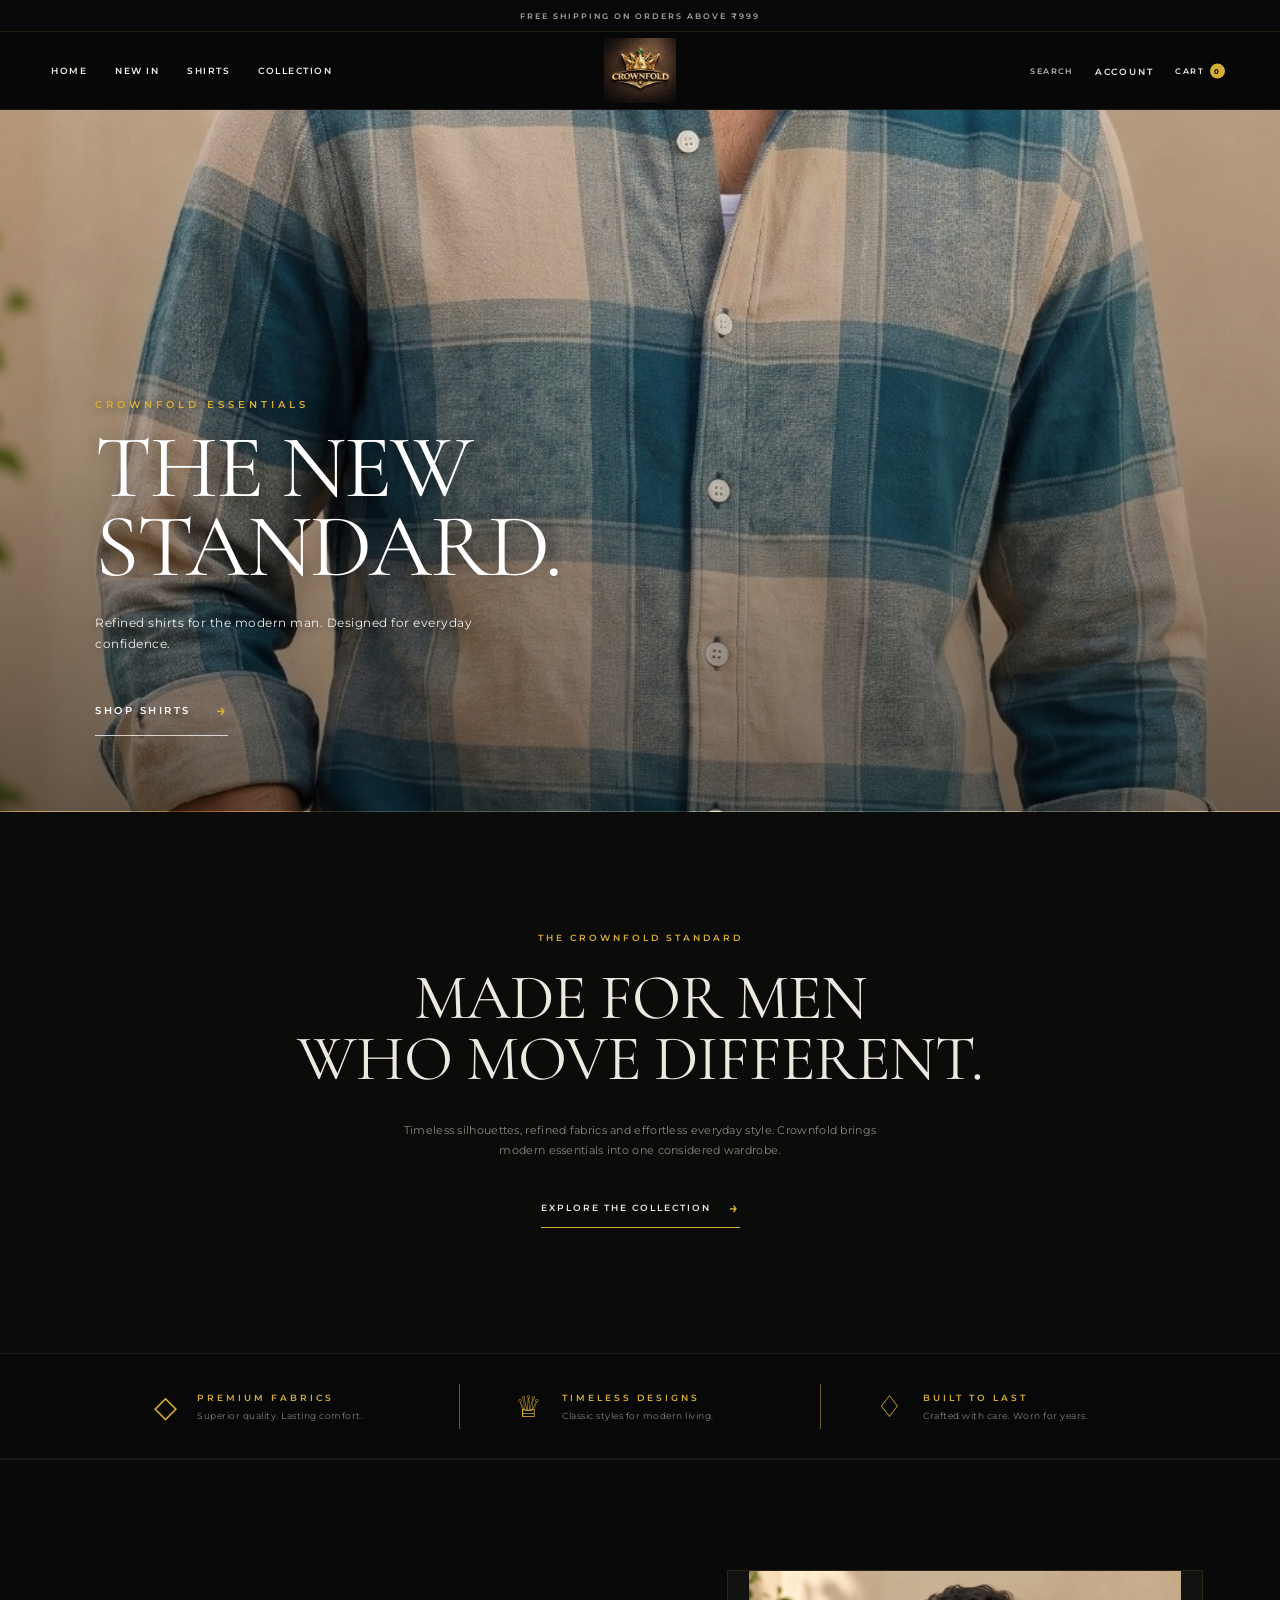
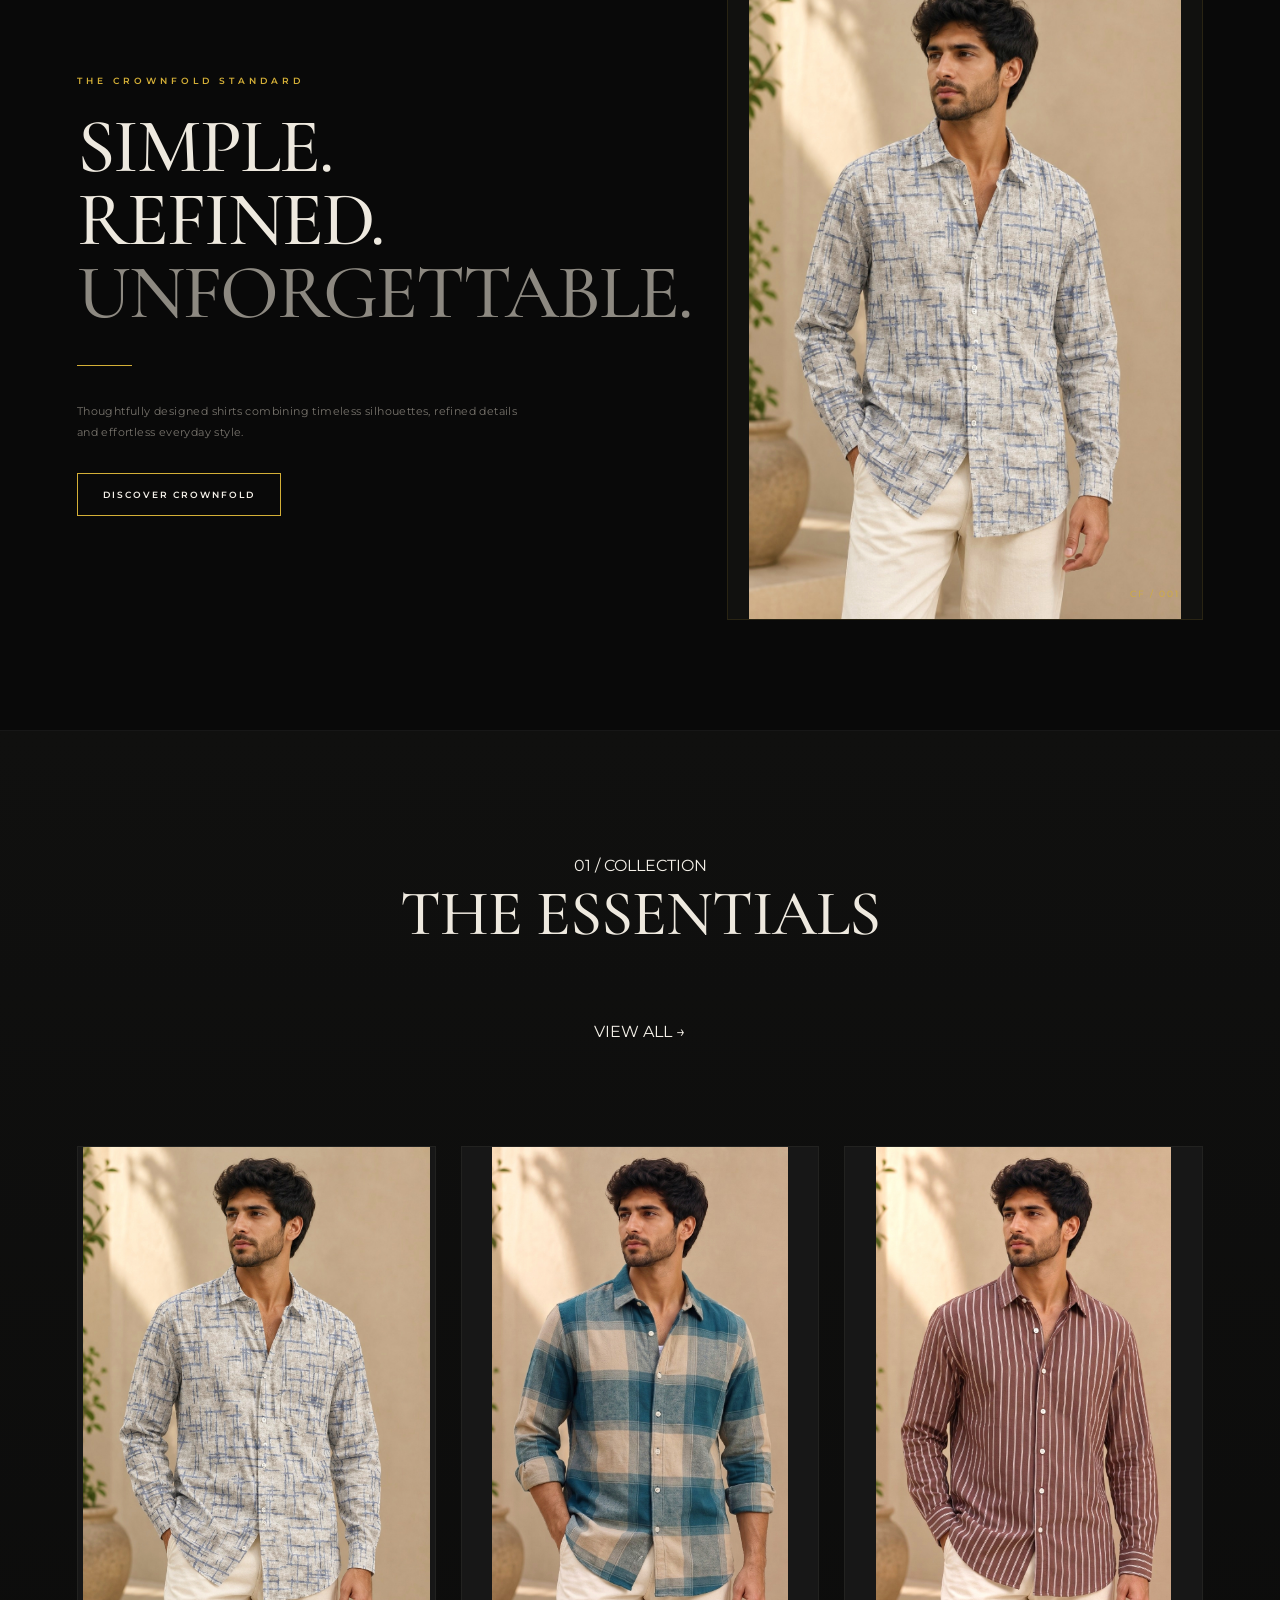
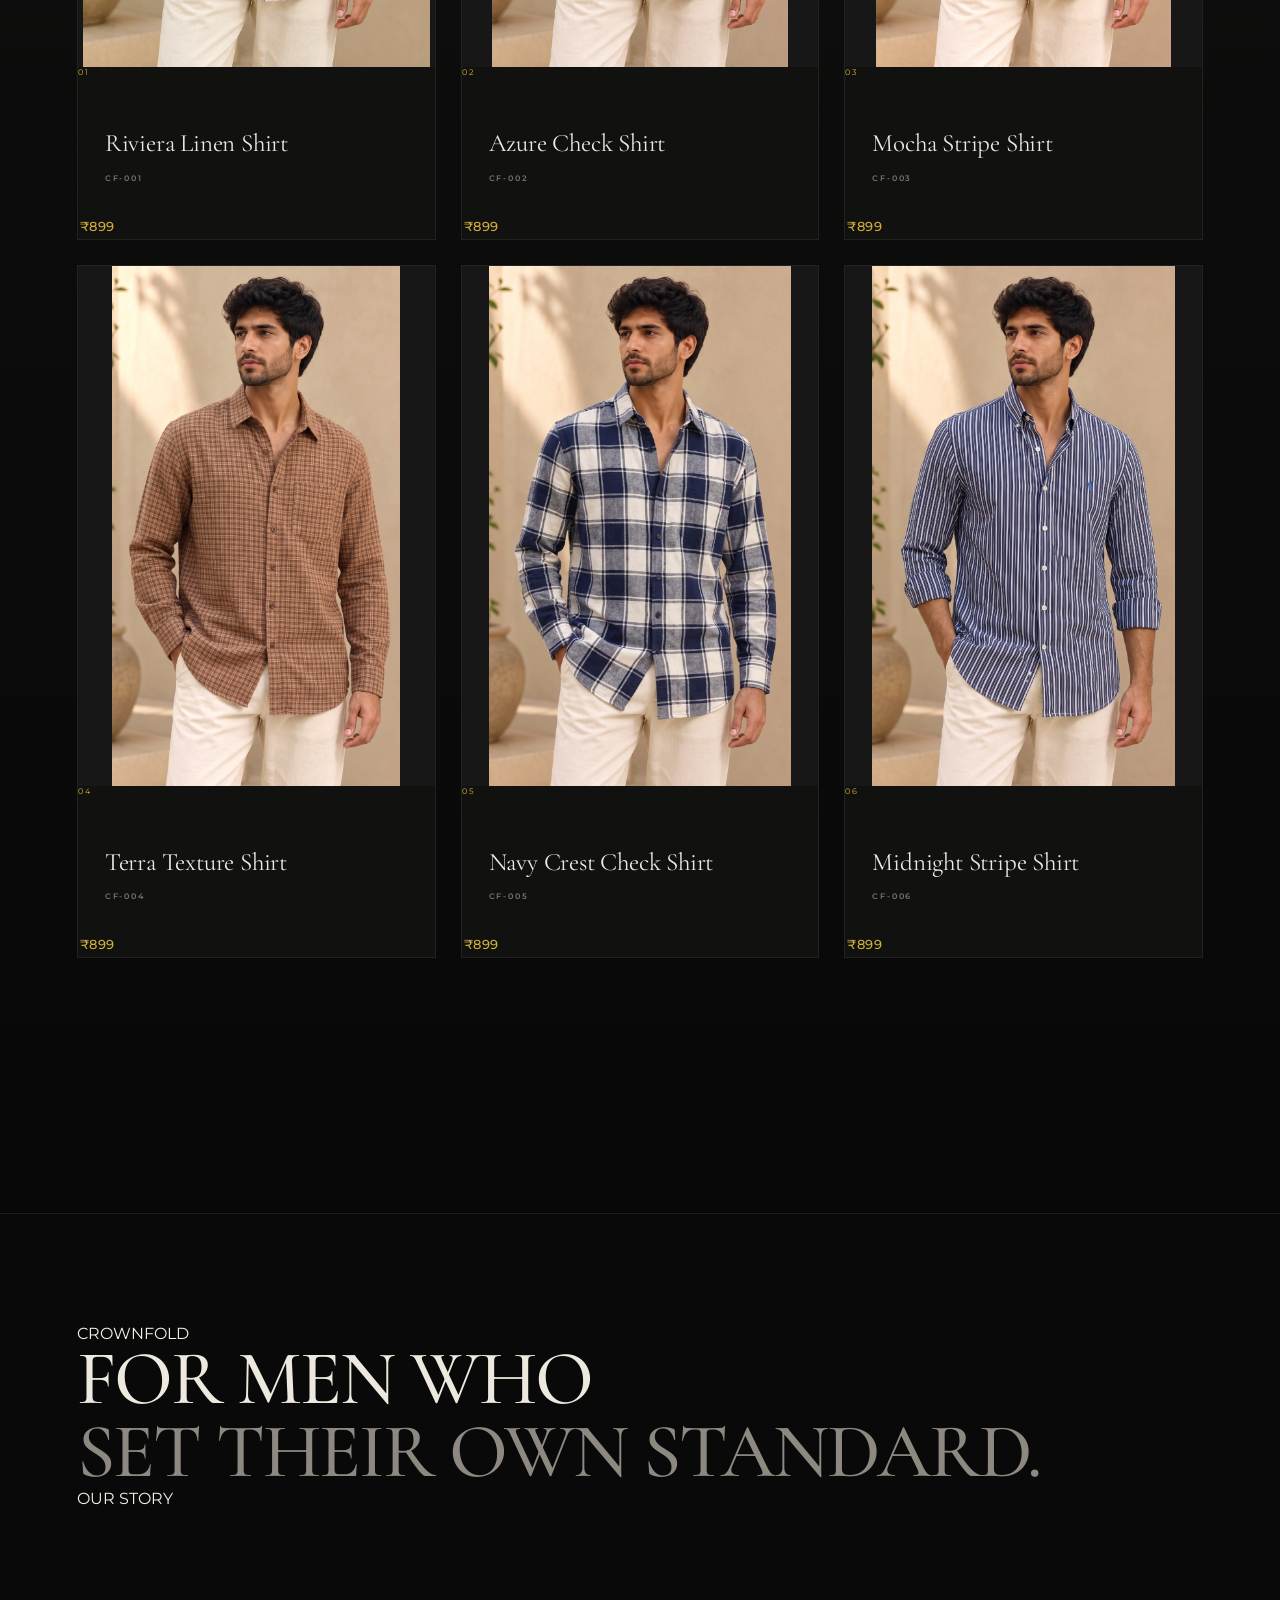
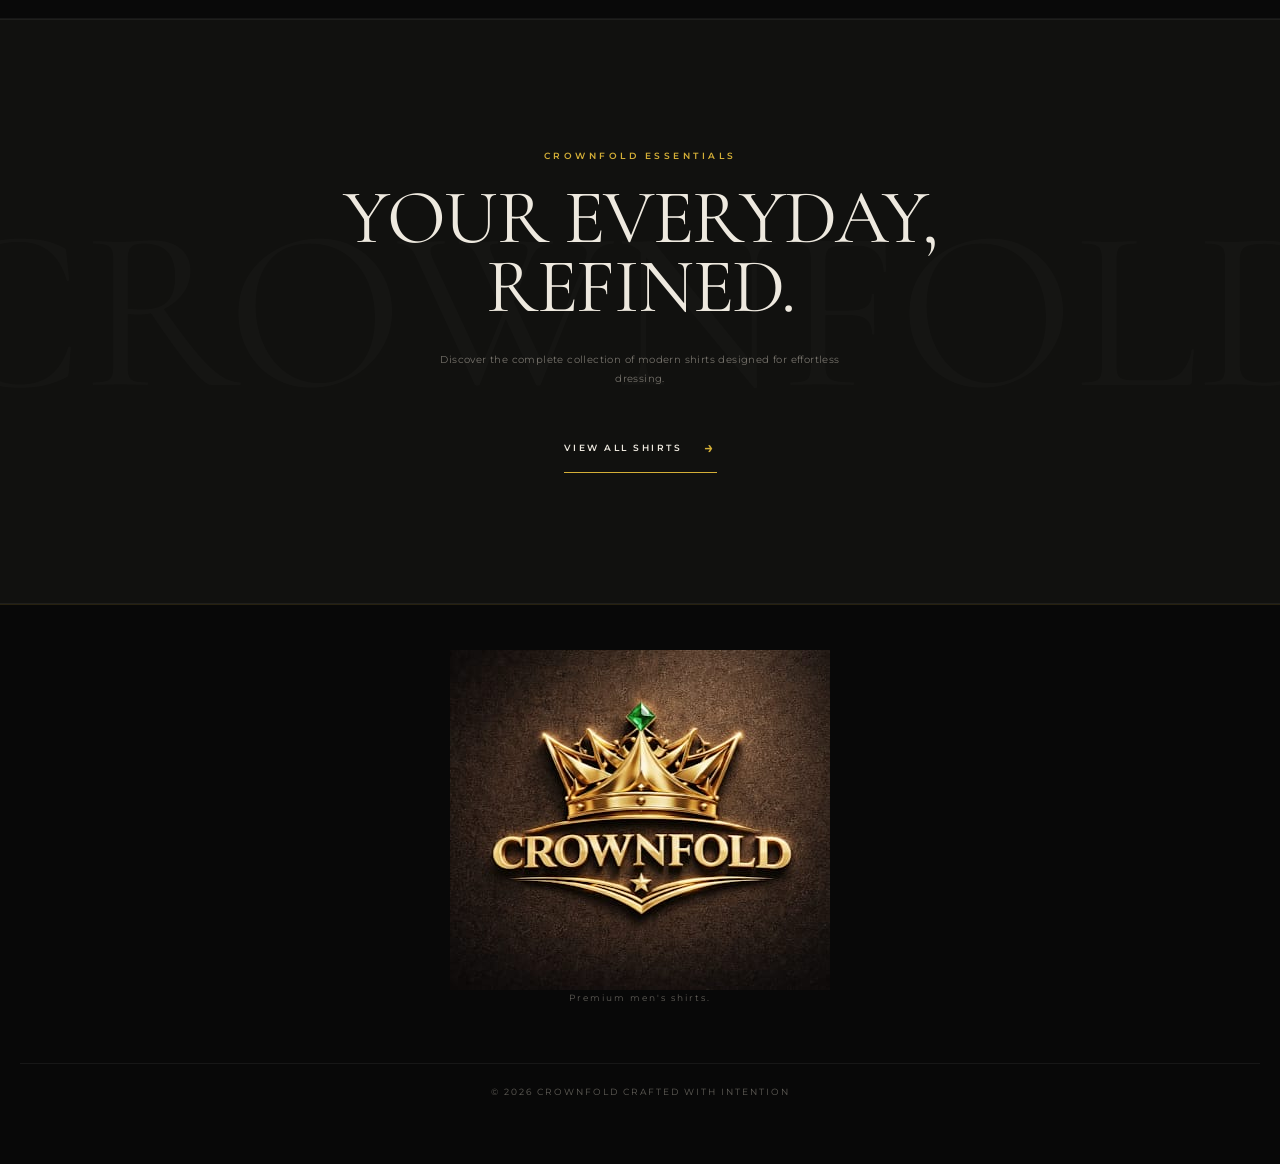
<file: index.html>
<!DOCTYPE html>
<html lang="en">
<head>
    <meta charset="UTF-8">
    <meta name="viewport" content="width=device-width, initial-scale=1.0">

    <title>Crownfold | Premium Men's Shirts</title>

    <link rel="stylesheet" href="css/style.css">
</head>

<body>

    <!-- CROWNFOLD TOP BAR -->

<div class="top-bar">
    <p>FREE SHIPPING ON ORDERS ABOVE ₹999</p>
</div>

<!-- CROWNFOLD HEADER -->
<header class="main-header">

    <div class="header-left">
        <button class="menu-btn" type="button" aria-label="Open Menu">
            ☰
        </button>
    </div>

    <a href="index.html" class="logo">
        <img src="../logo.png" alt="Crownfold Logo">
    </a>

    <nav class="main-nav">
        <a href="index.html">HOME</a>
        <a href="shop.html">NEW IN</a>
        <a href="shop.html">SHIRTS</a>
        <a href="shop.html">COLLECTION</a>
    </nav>

    <div class="header-actions">

        <button class="search-btn" type="button">
            SEARCH
        </button>

       <a href="login.html" class="account-btn">
          ACCOUNT
        </a>

        <a href="cart.html" class="cart-btn">
            CART
            <span id="cartCount">0</span>
        </a>

    </div>

</header>

<!-- MOBILE MENU -->

<div class="mobile-menu" id="mobileMenu">

    <div class="mobile-menu-top">
        <span>CROWNFOLD</span>

        <button
            class="mobile-menu-close"
            id="mobileMenuClose"
            type="button"
            aria-label="Close Menu"
        >
            ×
        </button>
    </div>

    <nav class="mobile-menu-links">

        <a href="index.html">HOME</a>

        <a href="shop.html">NEW IN</a>

        <a href="shop.html">SHIRTS</a>

        <a href="shop.html">COLLECTION</a>

      <a href="login.html">ACCOUNT</a>

        <a href="cart.html">
            CART <span id="mobileCartCount">0</span>
        </a>

    </nav>

</div>

<!-- =========================================
     CROWNFOLD PREMIUM HERO
========================================= -->

         <section class="hero">

    <div class="hero-overlay"></div>

    <div class="hero-content">

        <p class="hero-eyebrow">
            CROWNFOLD ESSENTIALS
        </p>

        <h1>
            THE NEW<br>
            STANDARD.
        </h1>

        <p class="hero-text">
            Refined shirts for the modern man.
            Designed for everyday confidence.
        </p>

        <a href="shop.html" class="hero-button">
            SHOP SHIRTS
            <span>→</span>
        </a>

    </div>

</section>

<section class="brand-intro">
    <p class="brand-intro-eyebrow">THE CROWNFOLD STANDARD</p>

    <h2>
        MADE FOR MEN<br>
        WHO MOVE DIFFERENT.
    </h2>

    <p class="brand-intro-text">
        Timeless silhouettes, refined fabrics and effortless everyday style.
        Crownfold brings modern essentials into one considered wardrobe.
    </p>

    <a href="shop.html" class="brand-intro-link">
        EXPLORE THE COLLECTION <span>→</span>
    </a>
</section>
 

<!-- =========================================
     PREMIUM BRAND STRIP
========================================= -->

<section class="brand-strip">

    <div class="brand-feature">

        <span class="feature-icon">◇</span>

        <div>
            <h3>PREMIUM FABRICS</h3>
            <p>Superior quality. Lasting comfort.</p>
        </div>

    </div>


    <div class="feature-divider"></div>


    <div class="brand-feature">

        <span class="feature-icon">♕</span>

        <div>
            <h3>TIMELESS DESIGNS</h3>
            <p>Classic styles for modern living.</p>
        </div>

    </div>


    <div class="feature-divider"></div>


    <div class="brand-feature">

        <span class="feature-icon">♢</span>

        <div>
            <h3>BUILT TO LAST</h3>
            <p>Crafted with care. Worn for years.</p>
        </div>

    </div>

</section>


        <!-- INTRO -->
       
             
            <section class="brand-statement">
    <div class="brand-statement-inner">

        <div class="brand-statement-content">
            <p class="brand-eyebrow">
                THE CROWNFOLD STANDARD
            </p>

            <h2>
                SIMPLE. REFINED.<br>
                <span>UNFORGETTABLE.</span>
            </h2>

            <div class="brand-line"></div>

            <p class="brand-description">
                Thoughtfully designed shirts combining timeless
                silhouettes, refined details and effortless
                everyday style.
            </p>

            <a href="shop.html" class="brand-button">
                DISCOVER CROWNFOLD
            </a>
        </div>

        <div class="brand-image">
            <img
                src="product/CF-001.png"
                alt="Crownfold Riviera Linen Shirt"
            >

            <span class="brand-image-number">CF / 001</span>
        </div>

    </div>
</section>



        <!-- COLLECTION -->
        <section class="collection">

            <div class="section-heading">

                <div>
                    <p class="eyebrow">01 / COLLECTION</p>

                    <h2>
                        THE ESSENTIALS
                    </h2>
                </div>

                <a href="shop.html" class="text-link">
                    VIEW ALL →
                </a>

            </div>


            <div class="products">

                <!-- CF-001 -->
                <a href="product.html?id=CF-001" class="product-card">

                    <div class="product-image">
                       <img src="product/CF-001.png" alt="Crownfold Riviera Linen Shirt">

                        <span class="product-number">
                            01
                        </span>
                    </div>

                    <div class="product-info">
                        <div>
                            <h3>Riviera Linen Shirt</h3>
                            <p>CF-001</p>
                        </div>

                        <strong>₹899</strong>
                    </div>

                </a>


                <!-- CF-002 -->
                <a href="product.html?id=CF-002" class="product-card">

                    <div class="product-image">
                        <img src="product/CF-002.png"
                             alt="Crownfold Azure Check Shirt">

                        <span class="product-number">
                            02
                        </span>
                    </div>

                    <div class="product-info">
                        <div>
                            <h3>Azure Check Shirt</h3>
                            <p>CF-002</p>
                        </div>

                        <strong>₹899</strong>
                    </div>

                </a>


                <!-- CF-003 -->
                <a href="product.html?id=CF-003" class="product-card">

                    <div class="product-image">
                        <img src="product/CF-003.png"
                             alt="Crownfold Mocha Stripe Shirt">

                        <span class="product-number">
                            03
                        </span>
                    </div>

                    <div class="product-info">
                        <div>
                            <h3>Mocha Stripe Shirt</h3>
                            <p>CF-003</p>
                        </div>

                        <strong>₹899</strong>
                    </div>

                </a>


                <!-- CF-004 -->
                <a href="product.html?id=CF-004" class="product-card">

                    <div class="product-image">
                        <img src="product/CF-004.png"
                             alt="Crownfold Terra Texture Shirt">

                        <span class="product-number">
                            04
                        </span>
                    </div>

                    <div class="product-info">
                        <div>
                            <h3>Terra Texture Shirt</h3>
                            <p>CF-004</p>
                        </div>

                        <strong>₹899</strong>
                    </div>

                </a>


                <!-- CF-005 -->
                <a href="product.html?id=CF-005" class="product-card">

                    <div class="product-image">
                        <img src="product/CF-005.png"
                             alt="Crownfold Navy Crest Check Shirt">

                        <span class="product-number">
                            05
                        </span>
                    </div>

                    <div class="product-info">
                        <div>
                            <h3>Navy Crest Check Shirt</h3>
                            <p>CF-005</p>
                        </div>

                        <strong>₹899</strong>
                    </div>

                </a>


                <!-- CF-006 -->
                <a href="product.html?id=CF-006" class="product-card">

                    <div class="product-image">
                        <img src="product/CF-006.png"
                             alt="Crownfold Midnight Stripe Shirt">

                        <span class="product-number">
                            06
                        </span>
                    </div>

                    <div class="product-info">
                        <div>
                            <h3>Midnight Stripe Shirt</h3>
                            <p>CF-006</p>
                        </div>

                        <strong>₹899</strong>
                    </div>

                </a>

            </div>

        </section>


        <!-- BRAND STATEMENT -->

        <section class="brand-statement">

            <p class="eyebrow">CROWNFOLD</p>

            <h2>
                FOR MEN WHO<br>
                <span>SET THEIR OWN STANDARD.</span>
            </h2>

            <a href="about.html" class="outline-button">
                OUR STORY
            </a>

        </section>

    </main>

<section class="collection-cta">

    <div class="collection-cta-inner">

        <p class="collection-cta-eyebrow">
            CROWNFOLD ESSENTIALS
        </p>

        <h2>
            YOUR EVERYDAY,<br>
            REFINED.
        </h2>

        <p>
            Discover the complete collection of modern
            shirts designed for effortless dressing.
        </p>

        <a href="shop.html" class="collection-cta-button">
            VIEW ALL SHIRTS
            <span>→</span>
        </a>

    </div>

</section>

    <!-- FOOTER -->
    <footer>

        <div class="footer-brand">
            <img src="../logo.png" alt="Crownfold">
            <p>Premium men's shirts.</p>
        </div>

        <div class="footer-bottom">
            <span>© 2026 CROWNFOLD</span>
            <span>CRAFTED WITH INTENTION</span>
        </div>

    </footer>

<!-- CROWNFOLD SEARCH PANEL -->

<div class="search-panel" id="searchPanel">

    <div class="search-panel-inner">

        <div class="search-panel-top">

            <span>CROWNFOLD SEARCH</span>

            <button
                id="searchClose"
                type="button"
                aria-label="Close Search"
            >
                ×
            </button>

        </div>

        <div class="search-input-wrap">

            <input
                type="text"
                id="searchInput"
                placeholder="Search shirts, collections..."
                autocomplete="off"
            >

            <span>⌕</span>

        </div>

        <div
            class="search-results"
            id="searchResults"
        ></div>

    </div>

</div>


     <script>

const menuBtn = document.querySelector(".menu-btn");
const mobileMenu = document.getElementById("mobileMenu");
const mobileMenuClose = document.getElementById("mobileMenuClose");

if (menuBtn && mobileMenu) {

    menuBtn.addEventListener("click", () => {
        mobileMenu.classList.add("active");
    });

}

if (mobileMenuClose && mobileMenu) {

    mobileMenuClose.addEventListener("click", () => {
        mobileMenu.classList.remove("active");
    });

}


/* Close menu after clicking a link */

document.querySelectorAll(".mobile-menu-links a").forEach(link => {

    link.addEventListener("click", () => {
        mobileMenu.classList.remove("active");
    });

});


function updateMobileCartCount() {

    const mobileCartCount =
        document.getElementById("mobileCartCount");

    if (!mobileCartCount) return;

    const cart =
        JSON.parse(localStorage.getItem("crownfoldCart")) || [];

    const totalQuantity = cart.reduce(
        (total, item) => total + Number(item.quantity || 0),
        0
    );

    mobileCartCount.textContent = totalQuantity;
}

updateMobileCartCount();



/* =========================================
   SEARCH SYSTEM
========================================= */

const searchBtn =
    document.querySelector(".search-btn");

const searchPanel =
    document.getElementById("searchPanel");

const searchClose =
    document.getElementById("searchClose");

const searchInput =
    document.getElementById("searchInput");

const searchResults =
    document.getElementById("searchResults");


const searchProducts = [

    {
        id: "CF-001",
        name: "Riviera Linen Shirt",
        price: 899,
        image: "product/CF-001.png"
    },

    {
        id: "CF-002",
        name: "Azure Check Shirt",
        price: 899,
        image: "product/CF-002.png"
    },

    {
        id: "CF-003",
        name: "Mocha Stripe Shirt",
        price: 899,
        image: "product/CF-003.png"
    },

    {
        id: "CF-004",
        name: "Terra Texture Shirt",
        price: 899,
        image: "product/CF-004.png"
    },

    {
        id: "CF-005",
        name: "Navy Crest Check Shirt",
        price: 899,
        image: "product/CF-005.png"
    },

    {
        id: "CF-006",
        name: "Midnight Stripe Shirt",
        price: 899,
        image: "product/CF-006.png"
    }

];


if (searchBtn && searchPanel) {

    searchBtn.addEventListener("click", () => {

        searchPanel.classList.add("active");

        setTimeout(() => {
            searchInput.focus();
        }, 200);

    });

}


if (searchClose && searchPanel) {

    searchClose.addEventListener("click", () => {

        searchPanel.classList.remove("active");

        searchInput.value = "";

        searchResults.innerHTML = "";

    });

}


if (searchInput) {

    searchInput.addEventListener("input", () => {

        const query =
            searchInput.value
                .trim()
                .toLowerCase();


        if (!query) {

            searchResults.innerHTML = "";

            return;

        }


        const matches =
            searchProducts.filter(product => {

                return (
                    product.name.toLowerCase().includes(query) ||
                    product.id.toLowerCase().includes(query)
                );

            });


        if (matches.length === 0) {

            searchResults.innerHTML = `
                <p class="search-no-result">
                    NO PRODUCTS FOUND
                </p>
            `;

            return;

        }


        searchResults.innerHTML =
            matches.map(product => `

                <a
                    href="product.html?id=${product.id}"
                    class="search-result"
                >

                    <img
                        src="${product.image}"
                        alt="${product.name}"
                    >

                    <div class="search-result-info">

                        <h3>${product.name}</h3>

                        <span>
                            ${product.id} · ₹${product.price}
                        </span>

                    </div>

                </a>

            `).join("");

    });

}

</script>



</body>
</html>
</file>
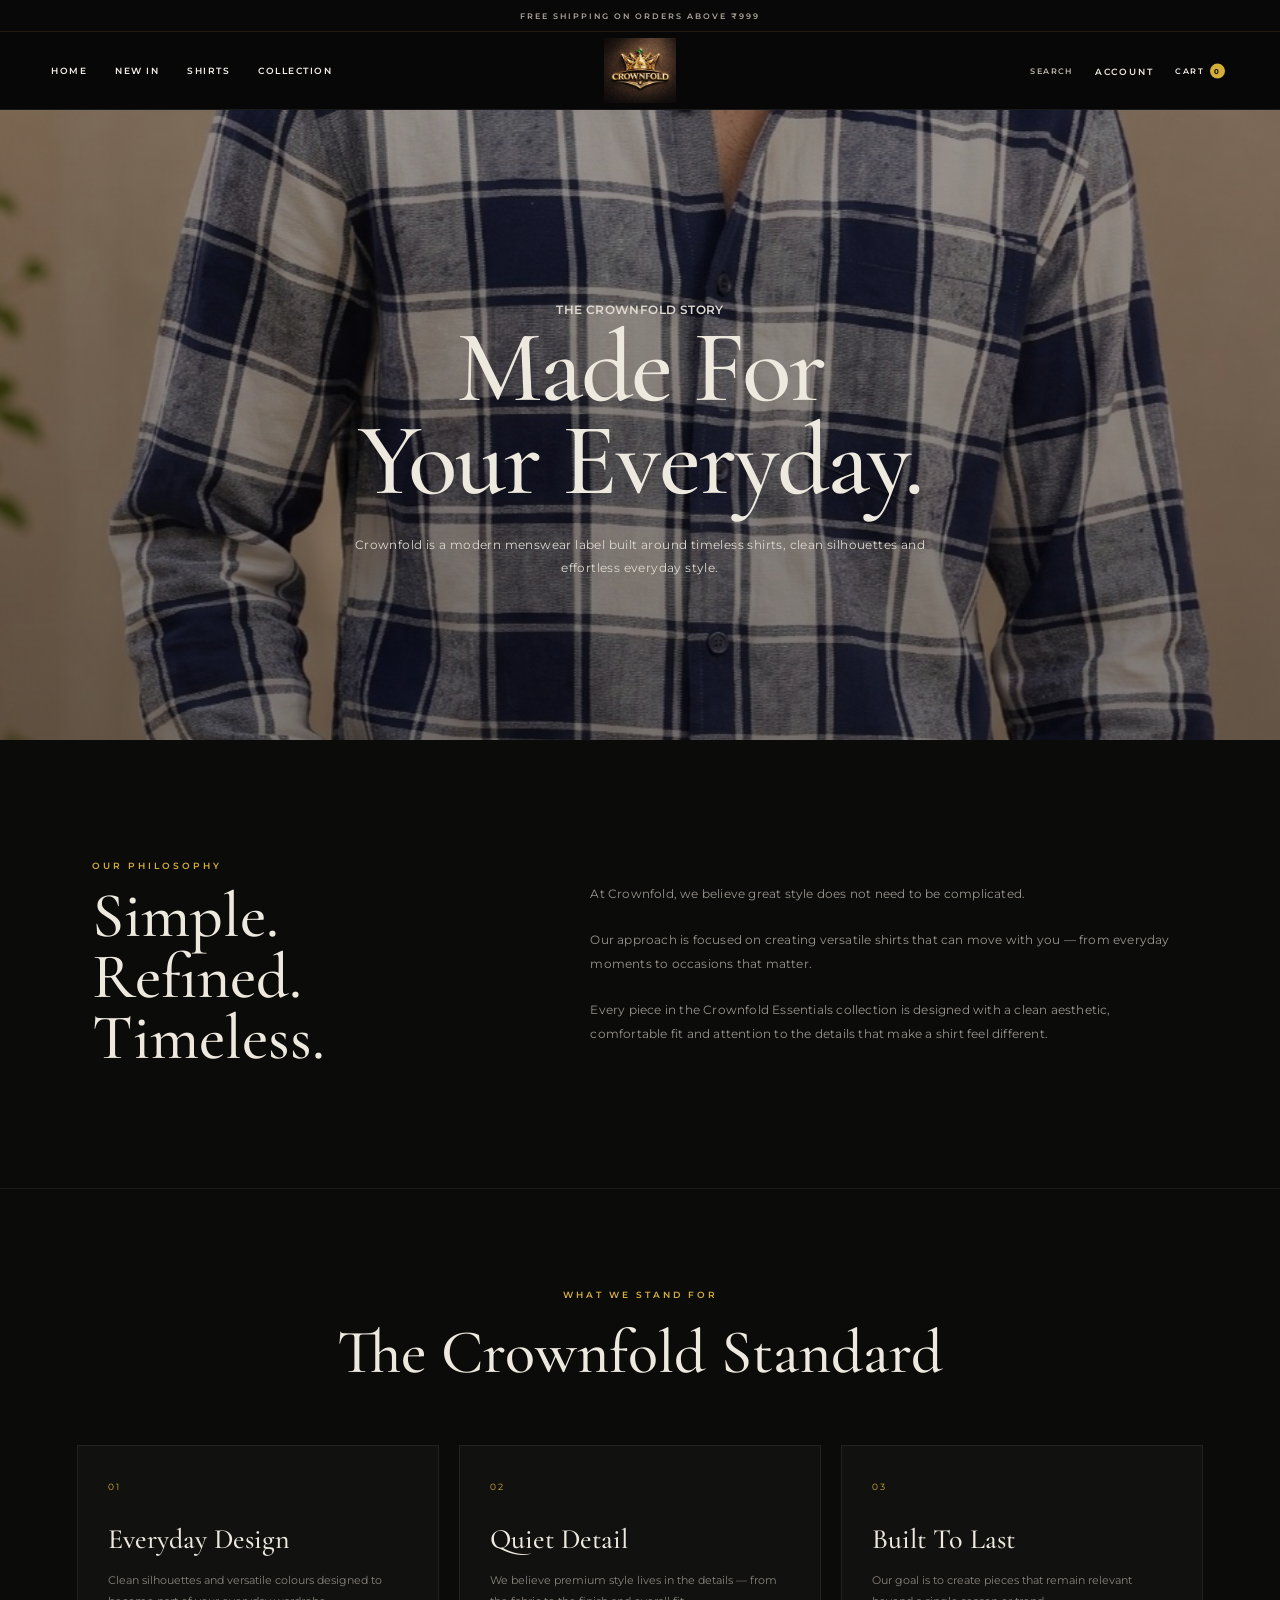
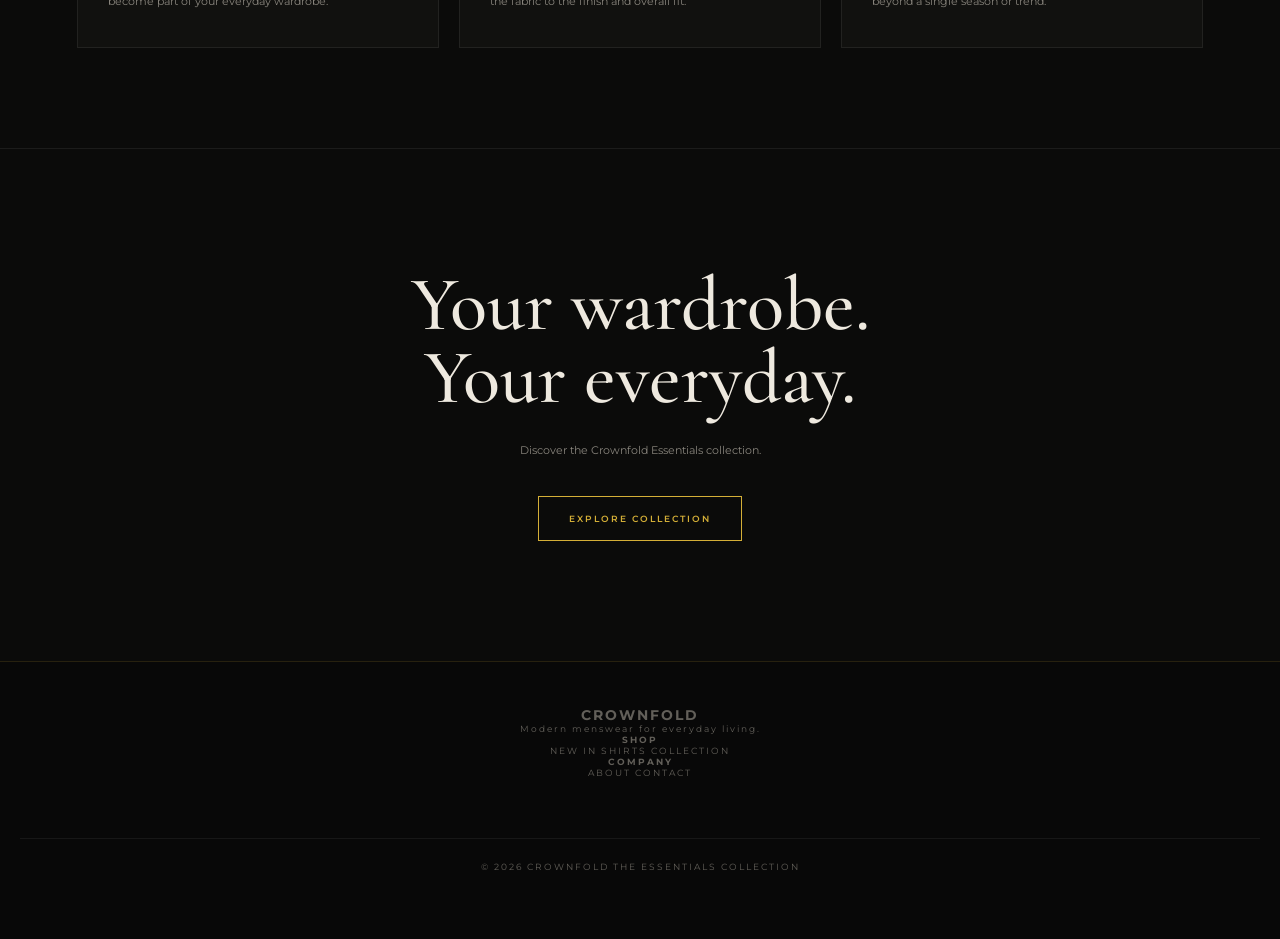
<file: about.html>
<!DOCTYPE html>
<html lang="en">
<head>
    <meta charset="UTF-8">
    <meta name="viewport" content="width=device-width, initial-scale=1.0">

    <title>About — Crownfold</title>

    <link rel="stylesheet" href="css/style.css">

    <style>
        /* =========================================
           CROWNFOLD — ABOUT PAGE
        ========================================= */

        .about-page {
            background: #0b0b0a;
            color: #eee9df;
        }

        /* HERO */

        .about-hero {
            position: relative;
            min-height: 70vh;
            display: flex;
            align-items: center;
            justify-content: center;
            text-align: center;
            overflow: hidden;
            background:
                linear-gradient(rgba(0,0,0,0.38), rgba(0,0,0,0.48)),
                url("product/CF-005.png") center center / cover no-repeat;
        }

        .about-hero-content {
            position: relative;
            z-index: 2;
            max-width: 850px;
            padding: 80px 25px;
        }

        .about-eyebrow {
            margin: 0 0 18px;
            color: #d4af37;
            font-size: 9px;
            font-weight: 600;
            letter-spacing: 4px;
        }

        .about-hero h1 {
            margin: 0;
            font-family: "Cormorant Garamond", Georgia, serif;
            font-size: clamp(55px, 8vw, 105px);
            line-height: 0.9;
            font-weight: 500;
            letter-spacing: -2px;
        }

        .about-hero p {
            max-width: 600px;
            margin: 28px auto 0;
            color: #ddd8cf;
            font-size: 12px;
            line-height: 1.9;
            letter-spacing: 0.4px;
        }

        /* STORY */

        .about-story {
            max-width: 1250px;
            margin: 0 auto;
            padding: 120px 6%;
            display: grid;
            grid-template-columns: 0.8fr 1.2fr;
            gap: 100px;
            align-items: center;
            box-sizing: border-box;
        }

        .about-small-title {
            margin: 0 0 15px;
            color: #d4af37;
            font-size: 9px;
            font-weight: 600;
            letter-spacing: 3px;
        }

        .about-story-left h2 {
            margin: 0;
            font-family: "Cormorant Garamond", Georgia, serif;
            font-size: clamp(42px, 5vw, 68px);
            line-height: 0.95;
            font-weight: 500;
        }

        .about-story-right p {
            margin: 0 0 22px;
            color: #99958d;
            font-size: 12px;
            line-height: 2;
            letter-spacing: 0.2px;
        }

        .about-story-right p:last-child {
            margin-bottom: 0;
        }

        /* VALUES */

        .about-values {
            border-top: 1px solid rgba(255,255,255,0.07);
            border-bottom: 1px solid rgba(255,255,255,0.07);
            padding: 100px 6%;
        }

        .about-values-heading {
            max-width: 1250px;
            margin: 0 auto 55px;
            text-align: center;
        }

        .about-values-heading h2 {
            margin: 8px 0 0;
            font-family: "Cormorant Garamond", Georgia, serif;
            font-size: clamp(42px, 5vw, 62px);
            font-weight: 500;
        }

        .about-values-grid {
            max-width: 1250px;
            margin: 0 auto;
            display: grid;
            grid-template-columns: repeat(3, 1fr);
            gap: 20px;
        }

        .about-value-card {
            padding: 35px 30px;
            border: 1px solid rgba(255,255,255,0.07);
            background: #11110f;
        }

        .about-value-number {
            display: block;
            margin-bottom: 30px;
            color: #d4af37;
            font-size: 9px;
            letter-spacing: 2px;
        }

        .about-value-card h3 {
            margin: 0 0 14px;
            font-family: "Cormorant Garamond", Georgia, serif;
            font-size: 28px;
            font-weight: 500;
        }

        .about-value-card p {
            margin: 0;
            color: #88847c;
            font-size: 11px;
            line-height: 1.9;
        }

        /* CLOSING */

        .about-closing {
            padding: 120px 25px;
            text-align: center;
        }

        .about-closing h2 {
            max-width: 850px;
            margin: 0 auto;
            font-family: "Cormorant Garamond", Georgia, serif;
            font-size: clamp(45px, 6vw, 78px);
            line-height: 0.95;
            font-weight: 500;
        }

        .about-closing p {
            max-width: 550px;
            margin: 25px auto 0;
            color: #88847c;
            font-size: 11px;
            line-height: 1.9;
        }

        .about-shop-button {
            display: inline-block;
            margin-top: 35px;
            padding: 16px 30px;
            border: 1px solid #d4af37;
            color: #d4af37;
            text-decoration: none;
            font-size: 9px;
            font-weight: 600;
            letter-spacing: 2px;
            transition: 0.3s ease;
        }

        .about-shop-button:hover {
            background: #d4af37;
            color: #080808;
        }

        /* MOBILE */

        @media (max-width: 900px) {

            .about-story {
                grid-template-columns: 1fr;
                gap: 40px;
                padding: 85px 6%;
            }

            .about-values {
                padding: 80px 6%;
            }

            .about-values-grid {
                grid-template-columns: 1fr;
            }

        }

        @media (max-width: 600px) {

            .about-hero {
                min-height: 65vh;
            }

            .about-hero-content {
                padding: 60px 20px;
            }

            .about-story {
                padding: 70px 20px;
            }

            .about-values {
                padding: 70px 20px;
            }

            .about-closing {
                padding: 80px 20px;
            }

        }
    </style>
</head>

<body>

    <!-- TOP BAR -->

    <div class="top-bar">
        <p>FREE SHIPPING ON ORDERS ABOVE ₹999</p>
    </div>


    <!-- HEADER -->

    <header class="main-header">

        <div class="header-left">
            <button class="menu-btn" type="button" aria-label="Open Menu">
                ☰
            </button>
        </div>

        <a href="index.html" class="logo">
            <img src="../logo.png" alt="Crownfold Logo">
        </a>

        <nav class="main-nav">
            <a href="index.html">HOME</a>
            <a href="shop.html">NEW IN</a>
            <a href="shop.html">SHIRTS</a>
            <a href="shop.html">COLLECTION</a>
        </nav>

        <div class="header-actions">
            <button class="search-btn" type="button">SEARCH</button>

            <a href="#" class="account-btn">
                ACCOUNT
            </a>

            <a href="cart.html" class="cart-btn">
                CART <span id="cartCount">0</span>
            </a>
        </div>

    </header>


    <!-- ABOUT PAGE -->

    <main class="about-page">

        <!-- HERO -->

        <section class="about-hero">

            <div class="about-hero-content">

                <p class="about-eyebrow">
                    THE CROWNFOLD STORY
                </p>

                <h1>
                    Made For<br>
                    Your Everyday.
                </h1>

                <p>
                    Crownfold is a modern menswear label built around
                    timeless shirts, clean silhouettes and effortless
                    everyday style.
                </p>

            </div>

        </section>


        <!-- STORY -->

        <section class="about-story">

            <div class="about-story-left">

                <p class="about-small-title">
                    OUR PHILOSOPHY
                </p>

                <h2>
                    Simple.<br>
                    Refined.<br>
                    Timeless.
                </h2>

            </div>


            <div class="about-story-right">

                <p>
                    At Crownfold, we believe great style does not need
                    to be complicated.
                </p>

                <p>
                    Our approach is focused on creating versatile
                    shirts that can move with you — from everyday
                    moments to occasions that matter.
                </p>

                <p>
                    Every piece in the Crownfold Essentials collection
                    is designed with a clean aesthetic, comfortable
                    fit and attention to the details that make a shirt
                    feel different.
                </p>

            </div>

        </section>


        <!-- VALUES -->

        <section class="about-values">

            <div class="about-values-heading">

                <p class="about-small-title">
                    WHAT WE STAND FOR
                </p>

                <h2>
                    The Crownfold Standard
                </h2>

            </div>


            <div class="about-values-grid">

                <article class="about-value-card">

                    <span class="about-value-number">
                        01
                    </span>

                    <h3>
                        Everyday Design
                    </h3>

                    <p>
                        Clean silhouettes and versatile colours
                        designed to become part of your everyday
                        wardrobe.
                    </p>

                </article>


                <article class="about-value-card">

                    <span class="about-value-number">
                        02
                    </span>

                    <h3>
                        Quiet Detail
                    </h3>

                    <p>
                        We believe premium style lives in the details —
                        from the fabric to the finish and overall fit.
                    </p>

                </article>


                <article class="about-value-card">

                    <span class="about-value-number">
                        03
                    </span>

                    <h3>
                        Built To Last
                    </h3>

                    <p>
                        Our goal is to create pieces that remain
                        relevant beyond a single season or trend.
                    </p>

                </article>

            </div>

        </section>


        <!-- CLOSING -->

        <section class="about-closing">

            <h2>
                Your wardrobe.<br>
                Your everyday.
            </h2>

            <p>
                Discover the Crownfold Essentials collection.
            </p>

            <a href="shop.html" class="about-shop-button">
                EXPLORE COLLECTION
            </a>

        </section>

    </main>


    <!-- FOOTER -->

    <footer class="site-footer">

        <div class="footer-main">

            <div class="footer-brand">
                <h2>CROWNFOLD</h2>
                <p>
                    Modern menswear for everyday living.
                </p>
            </div>

            <div class="footer-links">

                <div>
                    <h4>SHOP</h4>
                    <a href="shop.html">NEW IN</a>
                    <a href="shop.html">SHIRTS</a>
                    <a href="shop.html">COLLECTION</a>
                </div>

                <div>
                    <h4>COMPANY</h4>
                    <a href="about.html">ABOUT</a>
                    <a href="contact.html">CONTACT</a>
                </div>

            </div>

        </div>

        <div class="footer-bottom">
            <span>© 2026 CROWNFOLD</span>
            <span>THE ESSENTIALS COLLECTION</span>
        </div>

    </footer>


    <!-- MOBILE MENU -->

    <div class="mobile-menu" id="mobileMenu">

        <div class="mobile-menu-top">

            <span>CROWNFOLD</span>

            <button
                class="mobile-menu-close"
                id="mobileMenuClose"
                type="button"
                aria-label="Close Menu">
                ×
            </button>

        </div>

        <nav class="mobile-menu-links">

            <a href="index.html">HOME</a>
            <a href="shop.html">NEW IN</a>
            <a href="shop.html">SHIRTS</a>
            <a href="shop.html">COLLECTION</a>
            <a href="about.html">ABOUT</a>
            <a href="contact.html">CONTACT</a>
            <a href="#">ACCOUNT</a>

            <a href="cart.html">
                CART
                <span id="mobileCartCount">0</span>
            </a>

        </nav>

    </div>


    <script>

        /* MOBILE MENU */

        const menuBtn =
            document.querySelector(".menu-btn");

        const mobileMenu =
            document.getElementById("mobileMenu");

        const mobileMenuClose =
            document.getElementById("mobileMenuClose");


        if (menuBtn && mobileMenu) {

            menuBtn.addEventListener("click", () => {

                mobileMenu.classList.add("active");

            });

        }


        if (mobileMenuClose && mobileMenu) {

            mobileMenuClose.addEventListener("click", () => {

                mobileMenu.classList.remove("active");

            });

        }


        document
            .querySelectorAll(".mobile-menu-links a")
            .forEach(link => {

                link.addEventListener("click", () => {

                    mobileMenu.classList.remove("active");

                });

            });


        /* CART COUNT */

        function updateCartCount() {

            const cart =
                JSON.parse(
                    localStorage.getItem("crownfoldCart")
                ) || [];

            const totalQuantity =
                cart.reduce(
                    (total, item) =>
                        total + Number(item.quantity || 0),
                    0
                );


            const cartCount =
                document.getElementById("cartCount");

            const mobileCartCount =
                document.getElementById("mobileCartCount");


            if (cartCount) {
                cartCount.textContent = totalQuantity;
            }

            if (mobileCartCount) {
                mobileCartCount.textContent = totalQuantity;
            }

        }


        updateCartCount();

    </script>

</body>
</html>
</file>
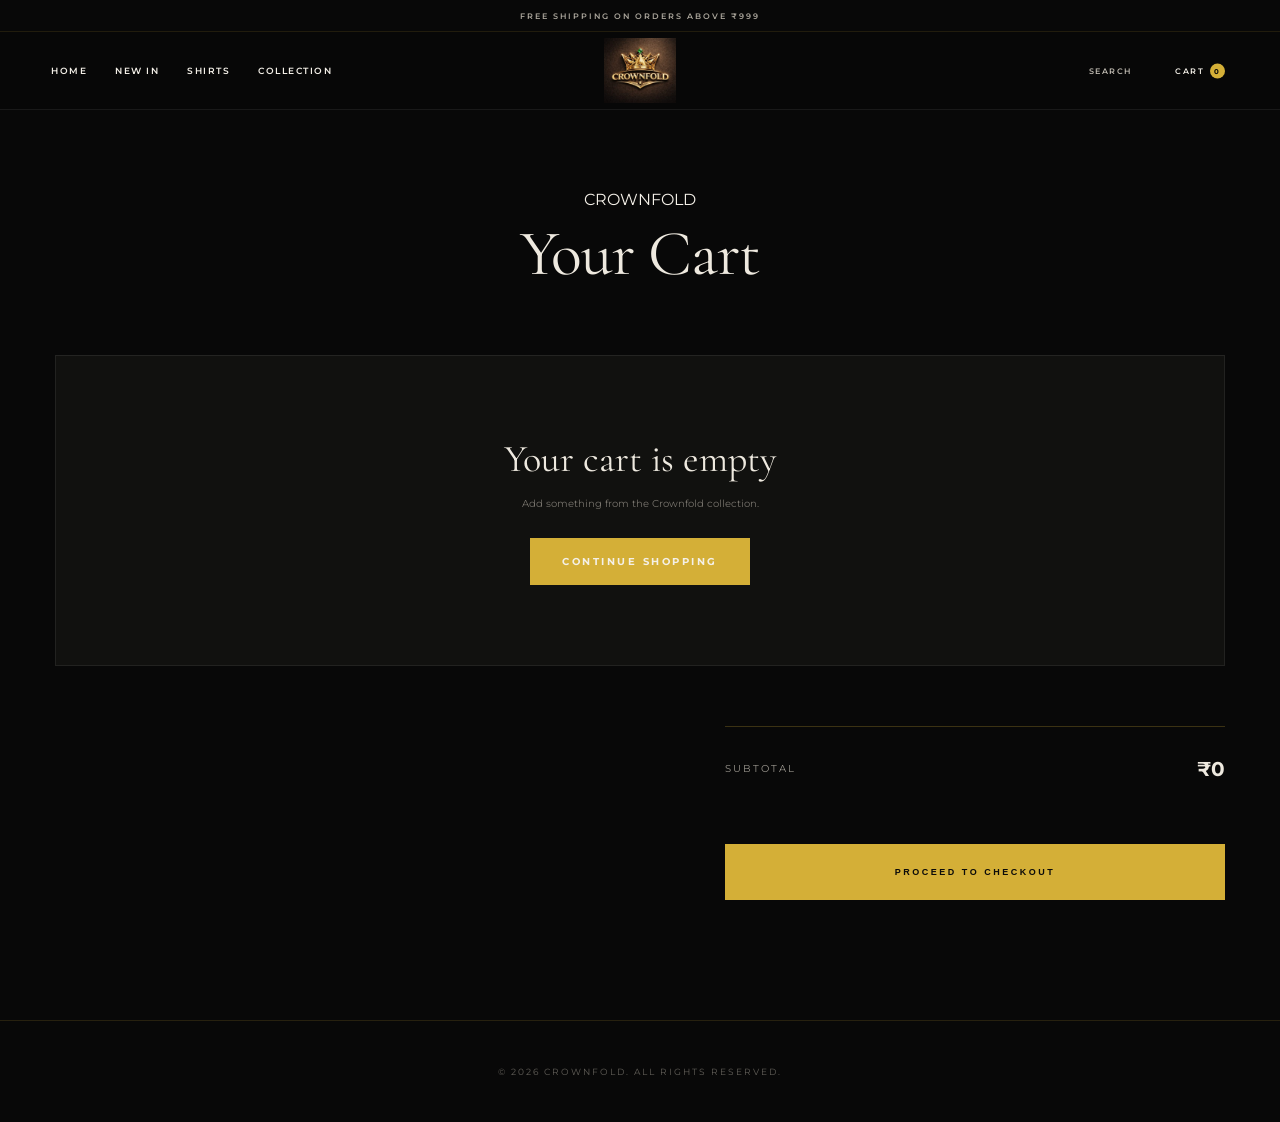
<file: cart.html>
<!DOCTYPE html>
<html lang="en">

<head>
    <meta charset="UTF-8">
    <meta name="viewport" content="width=device-width, initial-scale=1.0">

    <title>Cart | Crownfold</title>

    <link rel="stylesheet" href="css/style.css">
</head>

<body>

    <!-- HEADER -->

    <div class="top-bar">
    <p>FREE SHIPPING ON ORDERS ABOVE ₹999</p>
</div>

<header class="main-header">

    <div class="header-left">
        <button class="menu-btn" type="button">☰</button>
    </div>

    <a href="index.html" class="logo">
        <img src="../logo.png" alt="Crownfold Logo">
    </a>

    <nav class="main-nav">
        <a href="index.html">HOME</a>
        <a href="shop.html">NEW IN</a>
        <a href="shop.html">SHIRTS</a>
        <a href="shop.html">COLLECTION</a>
    </nav>

    <div class="header-actions">
        <button class="search-btn" type="button">SEARCH</button>
        <a href="login.html" class="account-btn">

        <a href="cart.html" class="cart-btn">
            CART <span id="cartCount">0</span>
        </a>
    </div>

</header>

    <!-- CART -->

    <main class="cart-page">

        <div class="cart-heading">

            <p class="small-title">
                CROWNFOLD
            </p>

            <h1>Your Cart</h1>

        </div>


        <div id="cartContainer">

            <!-- Cart items will appear here -->

        </div>


        <div class="cart-summary">

            <div class="summary-row">
                <span>Subtotal</span>
                <strong id="cartTotal">₹0</strong>
            </div>

            <button id="checkoutBtn" class="add-cart-btn">
                PROCEED TO CHECKOUT
            </button>

        </div>

    </main>


    <!-- FOOTER -->

    <footer>

        <p>
            © 2026 CROWNFOLD. ALL RIGHTS RESERVED.
        </p>

    </footer>


    <script src="js/cart.js"></script>

</body>

</html>
</file>
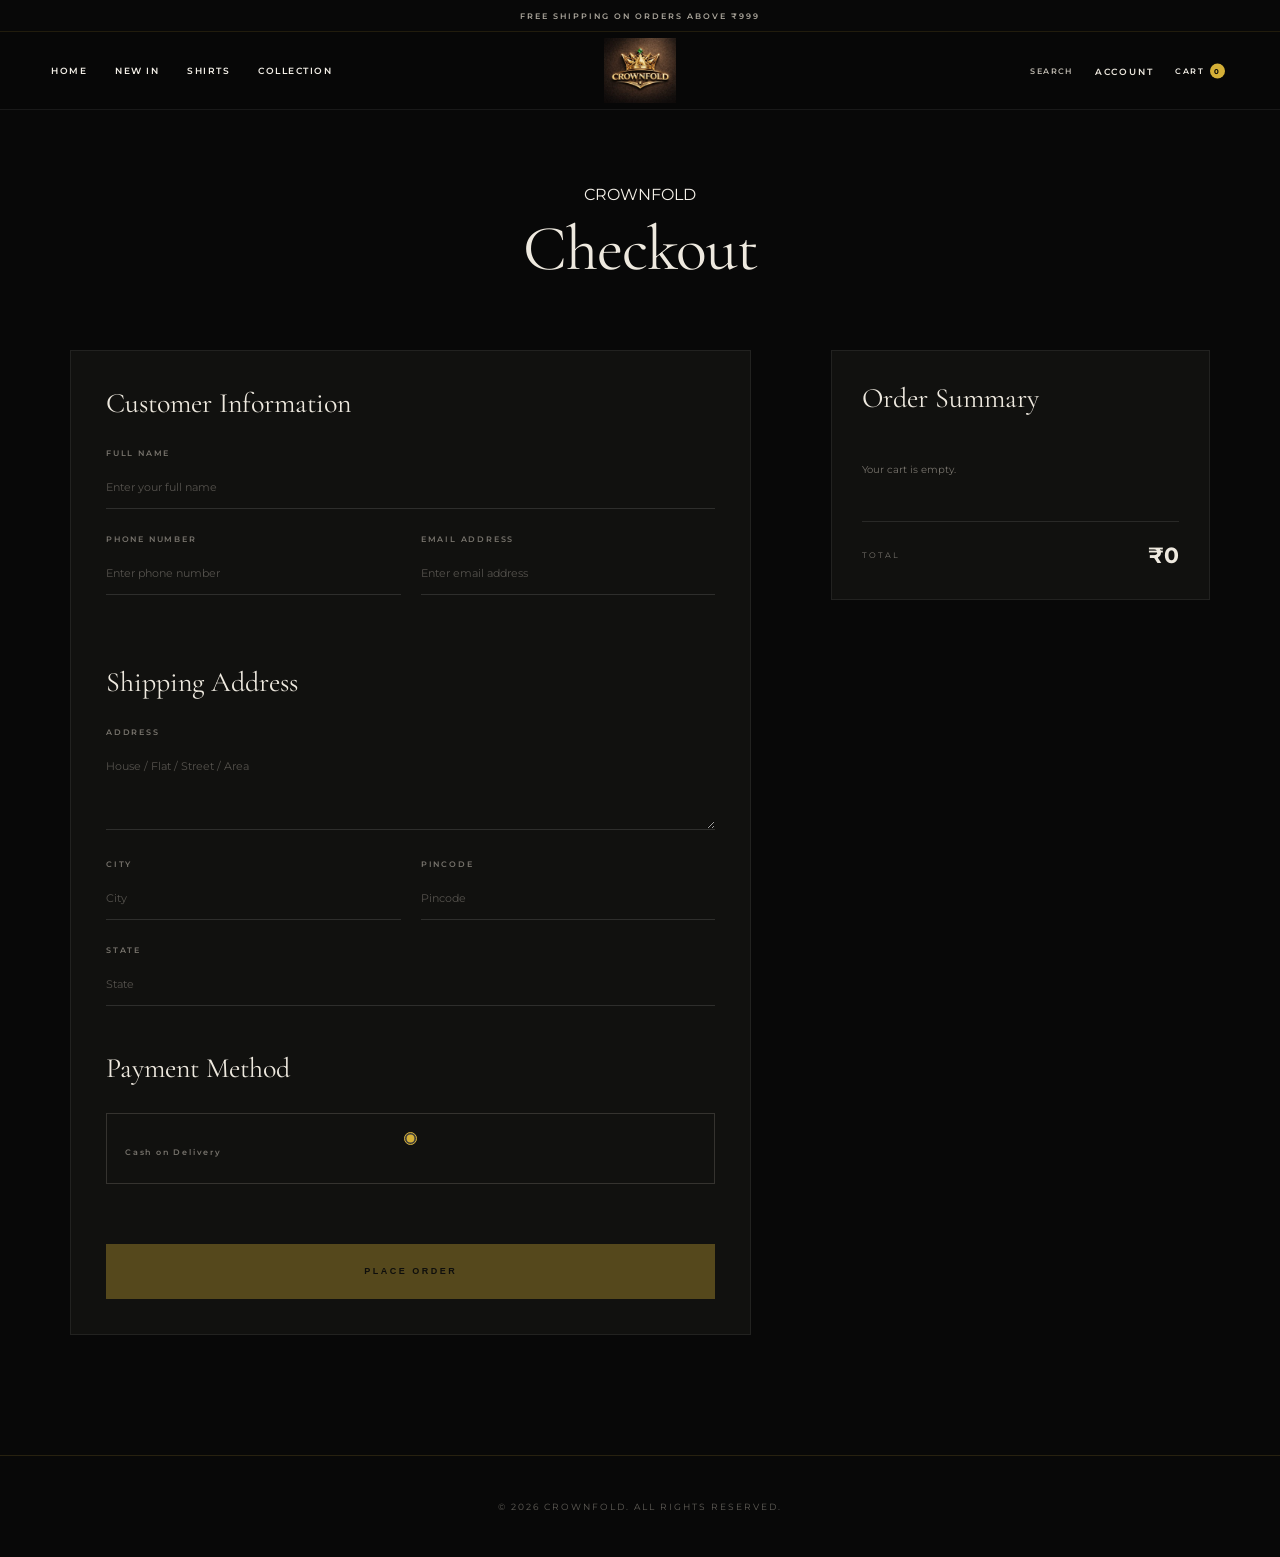
<file: checkout.html>
<!DOCTYPE html>
<html lang="en">

<head>
    <meta charset="UTF-8">
    <meta name="viewport" content="width=device-width, initial-scale=1.0">

    <title>Checkout | Crownfold</title>

    <link rel="stylesheet" href="css/style.css">
</head>

<body>

    <!-- HEADER -->

    <div class="top-bar">
    <p>FREE SHIPPING ON ORDERS ABOVE ₹999</p>
</div>

<header class="main-header">

    <div class="header-left">
        <button class="menu-btn" type="button">☰</button>
    </div>

    <a href="index.html" class="logo">
        <img src="../logo.png" alt="Crownfold Logo">
    </a>

    <nav class="main-nav">
        <a href="index.html">HOME</a>
        <a href="shop.html">NEW IN</a>
        <a href="shop.html">SHIRTS</a>
        <a href="shop.html">COLLECTION</a>
    </nav>

    <div class="header-actions">
        <button class="search-btn" type="button">SEARCH</button>
        <a href="login.html" class="account-btn">
ACCOUNT</a>
        <a href="cart.html" class="cart-btn">
            CART <span id="cartCount">0</span>
        </a>
    </div>

</header>


    <!-- CHECKOUT -->

    <main class="checkout-page">

        <div class="checkout-heading">

            <p class="small-title">
                CROWNFOLD
            </p>

            <h1>Checkout</h1>

        </div>


        <div class="checkout-layout">


            <!-- CUSTOMER INFORMATION -->

            <section class="checkout-form">

                <h2>Customer Information</h2>

                <div class="form-group">

                    <label for="fullName">
                        Full Name
                    </label>

                    <input
                        type="text"
                        id="fullName"
                        placeholder="Enter your full name"
                    >

                </div>


                <div class="form-row">

                    <div class="form-group">

                        <label for="phone">
                            Phone Number
                        </label>

                        <input
                            type="tel"
                            id="phone"
                            placeholder="Enter phone number"
                        >

                    </div>


                    <div class="form-group">

                        <label for="email">
                            Email Address
                        </label>

                        <input
                            type="email"
                            id="email"
                            placeholder="Enter email address"
                        >

                    </div>

                </div>


                <h2 class="address-heading">
                    Shipping Address
                </h2>


                <div class="form-group">

                    <label for="address">
                        Address
                    </label>

                    <textarea
                        id="address"
                        rows="4"
                        placeholder="House / Flat / Street / Area"
                    ></textarea>

                </div>


                <div class="form-row">

                    <div class="form-group">

                        <label for="city">
                            City
                        </label>

                        <input
                            type="text"
                            id="city"
                            placeholder="City"
                        >

                    </div>


                    <div class="form-group">

                        <label for="pincode">
                            Pincode
                        </label>

                        <input
                            type="text"
                            id="pincode"
                            placeholder="Pincode"
                        >

                    </div>

                </div>


                <div class="form-group">

                    <label for="state">
                        State
                    </label>

                    <input
                        type="text"
                        id="state"
                        placeholder="State"
                    >

                </div>


                <h2 class="payment-heading">
                    Payment Method
                </h2>


                <div class="payment-option">

                    <label>

                        <input
                            type="radio"
                            name="payment"
                            value="cod"
                            checked
                        >

                        <span>
                            Cash on Delivery
                        </span>

                    </label>

                </div>


                <button
                    id="placeOrderBtn"
                    class="add-cart-btn"
                    type="button"
                >
                    PLACE ORDER
                </button>

            </section>



            <!-- ORDER SUMMARY -->

            <aside class="checkout-summary">

                <h2>Order Summary</h2>

                <div id="checkoutItems">

                    <!-- Products will load here -->

                </div>


                <div class="checkout-total">

                    <span>
                        Total
                    </span>

                    <strong id="checkoutTotal">
                        ₹0
                    </strong>

                </div>

            </aside>

        </div>

    </main>


    <!-- FOOTER -->

    <footer>

        <p>
            © 2026 CROWNFOLD. ALL RIGHTS RESERVED.
        </p>

    </footer>


    <script src="js/checkout.js"></script>

</body>

</html>
</file>
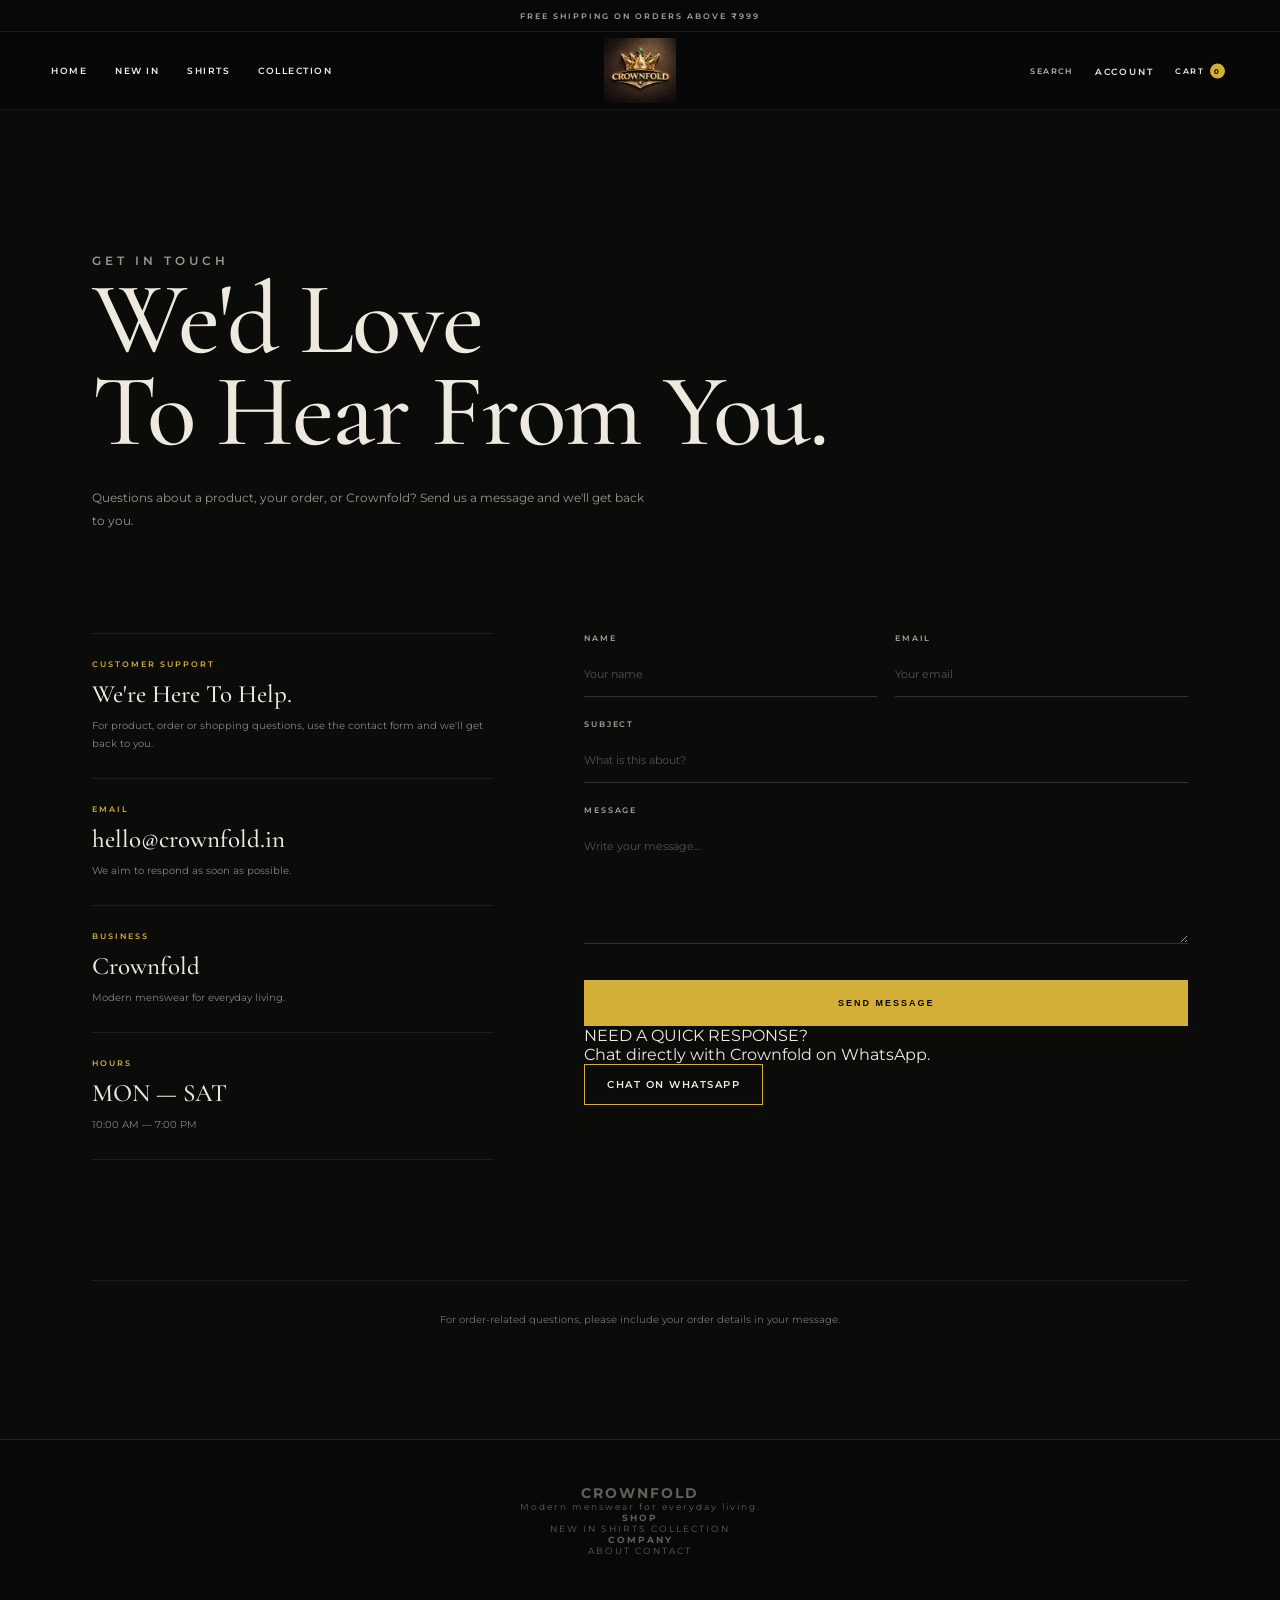
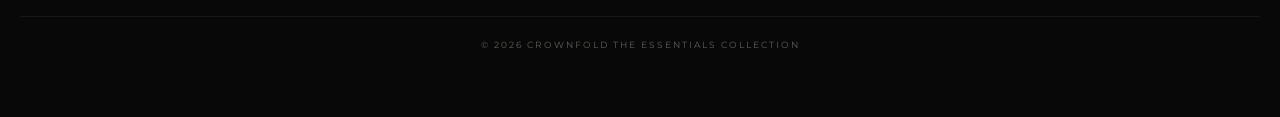
<file: contact.html>
<!DOCTYPE html>
<html lang="en">
<head>
    <meta charset="UTF-8">
    <meta name="viewport" content="width=device-width, initial-scale=1.0">

    <title>Contact — Crownfold</title>

    <link rel="stylesheet" href="css/style.css">

    <style>
        /* =========================================
           CROWNFOLD — CONTACT PAGE
        ========================================= */

        .contact-page {
            background: #0b0b0a;
            color: #eee9df;
        }

        .contact-hero {
            max-width: 1250px;
            margin: 0 auto;
            padding: 110px 6% 80px;
            box-sizing: border-box;
        }

        .contact-eyebrow {
            margin: 0 0 18px;
            color: #d4af37;
            font-size: 9px;
            font-weight: 600;
            letter-spacing: 4px;
        }

        .contact-hero h1 {
            max-width: 850px;
            margin: 0;
            font-family: "Cormorant Garamond", Georgia, serif;
            font-size: clamp(55px, 8vw, 105px);
            line-height: .9;
            font-weight: 500;
            letter-spacing: -2px;
        }

        .contact-hero p {
            max-width: 560px;
            margin: 30px 0 0;
            color: #99958d;
            font-size: 12px;
            line-height: 1.9;
        }

        /* CONTACT CONTENT */

        .contact-content {
            max-width: 1250px;
            margin: 0 auto;
            padding: 20px 6% 120px;
            display: grid;
            grid-template-columns: .8fr 1.2fr;
            gap: 90px;
            box-sizing: border-box;
        }

        /* INFO */

        .contact-info {
            border-top: 1px solid rgba(255,255,255,.08);
        }

        .contact-info-block {
            padding: 25px 0;
            border-bottom: 1px solid rgba(255,255,255,.08);
        }

        .contact-info-block span {
            display: block;
            margin-bottom: 10px;
            color: #d4af37;
            font-size: 8px;
            font-weight: 600;
            letter-spacing: 2px;
        }

        .contact-info-block h3 {
            margin: 0;
            color: #eee9df;
            font-family: "Cormorant Garamond", Georgia, serif;
            font-size: 25px;
            font-weight: 500;
        }

        .contact-info-block p {
            margin: 8px 0 0;
            color: #88847c;
            font-size: 10px;
            line-height: 1.8;
        }

        /* FORM */

        .contact-form {
            padding: 35px;
            background: #11110f;
            border: 1px solid rgba(255,255,255,.07);
        }

        .contact-form-heading {
            margin-bottom: 35px;
        }

        .contact-form-heading span {
            color: #d4af37;
            font-size: 8px;
            letter-spacing: 2px;
        }

        .contact-form-heading h2 {
            margin: 8px 0 0;
            font-family: "Cormorant Garamond", Georgia, serif;
            font-size: 42px;
            font-weight: 500;
        }

        .form-row {
            display: grid;
            grid-template-columns: 1fr 1fr;
            gap: 18px;
        }

        .form-group {
            margin-bottom: 22px;
        }

        .form-group label {
            display: block;
            margin-bottom: 9px;
            color: #aaa59d;
            font-size: 8px;
            font-weight: 600;
            letter-spacing: 1.8px;
        }

        .form-group input,
        .form-group textarea {
            width: 100%;
            box-sizing: border-box;
            padding: 15px 0;
            border: none;
            border-bottom: 1px solid #35332f;
            outline: none;
            background: transparent;
            color: #eee9df;
            font-family: inherit;
            font-size: 11px;
            transition: .25s ease;
        }

        .form-group input:focus,
        .form-group textarea:focus {
            border-bottom-color: #d4af37;
        }

        .form-group textarea {
            min-height: 120px;
            resize: vertical;
        }

        .contact-submit {
            width: 100%;
            margin-top: 10px;
            padding: 17px 20px;
            border: 1px solid #d4af37;
            background: #d4af37;
            color: #080808;
            font-size: 9px;
            font-weight: 700;
            letter-spacing: 2px;
            cursor: pointer;
            transition: .3s ease;
        }

        .contact-submit:hover {
            background: transparent;
            color: #d4af37;
        }

        /* FAQ */

        .contact-note {
            max-width: 1250px;
            margin: 0 auto;
            padding: 0 6% 110px;
            box-sizing: border-box;
        }

        .contact-note-inner {
            padding-top: 30px;
            border-top: 1px solid rgba(255,255,255,.07);
            text-align: center;
        }

        .contact-note-inner p {
            margin: 0;
            color: #77736c;
            font-size: 10px;
            line-height: 1.8;
        }

        /* MOBILE */

        @media (max-width: 900px) {

            .contact-content {
                grid-template-columns: 1fr;
                gap: 55px;
            }

        }

        @media (max-width: 600px) {

            .contact-hero {
                padding: 75px 20px 55px;
            }

            .contact-content {
                padding: 10px 20px 80px;
            }

            .contact-form {
                padding: 25px 20px;
            }

            .form-row {
                grid-template-columns: 1fr;
                gap: 0;
            }

            .contact-form-heading h2 {
                font-size: 36px;
            }

            .contact-note {
                padding: 0 20px 70px;
            }

        }
    </style>
</head>

<body>

    <!-- TOP BAR -->

    <div class="top-bar">
        <p>FREE SHIPPING ON ORDERS ABOVE ₹999</p>
    </div>


    <!-- HEADER -->

    <header class="main-header">

        <div class="header-left">
            <button
                class="menu-btn"
                type="button"
                aria-label="Open Menu">
                ☰
            </button>
        </div>

        <a href="index.html" class="logo">
            <img src="../logo.png" alt="Crownfold Logo">
        </a>

        <nav class="main-nav">
            <a href="index.html">HOME</a>
            <a href="shop.html">NEW IN</a>
            <a href="shop.html">SHIRTS</a>
            <a href="shop.html">COLLECTION</a>
        </nav>

        <div class="header-actions">

            <button
                class="search-btn"
                type="button">
                SEARCH
            </button>

            <a href="login.html" class="account-btn">

                ACCOUNT
            </a>

            <a href="cart.html" class="cart-btn">
                CART <span id="cartCount">0</span>
            </a>

        </div>

    </header>


    <!-- CONTACT -->

    <main class="contact-page">

        <!-- HERO -->

        <section class="contact-hero">

            <p class="contact-eyebrow">
                GET IN TOUCH
            </p>

            <h1>
                We'd Love<br>
                To Hear From You.
            </h1>

            <p>
                Questions about a product, your order, or Crownfold?
                Send us a message and we'll get back to you.
            </p>

        </section>


        <!-- CONTENT -->

        <section class="contact-content">

            <!-- INFORMATION -->

            <div class="contact-info">

                <div class="contact-info-block">

                    <span>
                        CUSTOMER SUPPORT
                    </span>

                    <h3>
                        We're Here To Help.
                    </h3>

                    <p>
                        For product, order or shopping questions,
                        use the contact form and we'll get back to you.
                    </p>

                </div>


                <div class="contact-info-block">

                    <span>
                        EMAIL
                    </span>

                    <h3>
                        hello@crownfold.in
                    </h3>

                    <p>
                        We aim to respond as soon as possible.
                    </p>

                </div>


                <div class="contact-info-block">

                    <span>
                        BUSINESS
                    </span>

                    <h3>
                        Crownfold
                    </h3>

                    <p>
                        Modern menswear for everyday living.
                    </p>

                </div>


                <div class="contact-info-block">

                    <span>
                        HOURS
                    </span>

                    <h3>
                        MON — SAT
                    </h3>

                    <p>
                        10:00 AM — 7:00 PM
                    </p>

                </div>

            </div>


            <!-- FORM -->

            <form id="contactForm" onsubmit="return sendDealerEnquiry(event)">

    <input
        type="hidden"
        id="enquiryType"
        value="general">

    <div class="form-row">

        <div class="form-group">
            <label for="contactName">NAME</label>
            <input
                type="text"
                id="contactName"
                placeholder="Your name"
                required>
        </div>

        <div class="form-group">
            <label for="contactEmail">EMAIL</label>
            <input
                type="email"
                id="contactEmail"
                placeholder="Your email"
                required>
        </div>

    </div>

  


    <!-- DEALER FIELDS -->

    <div id="dealerFields" style="display:none;">

        <div class="form-row">

            <div class="form-group">
                <label for="shopName">SHOP / BUSINESS NAME</label>
                <input
                    type="text"
                    id="shopName"
                    placeholder="Your shop or business name">
            </div>

            <div class="form-group">
                <label for="dealerMobile">MOBILE / WHATSAPP</label>
                <input
                    type="tel"
                    id="dealerMobile"
                    placeholder="Your WhatsApp number">
            </div>

        </div>

        <div class="form-group">
            <label for="dealerCity">CITY</label>
            <input
                type="text"
                id="dealerCity"
                placeholder="Your city">
        </div>

        <div class="form-group">
            <label for="dealerProduct">INTERESTED PRODUCT</label>
            <input
                type="text"
                id="dealerProduct"
                placeholder="Example: CF-007 Rose Geometry Shirt">
        </div>

<div class="form-group">
    <label for="dealerQuantity">REQUIRED QUANTITY</label>
    <input
    type="number"
    id="dealerQuantity"
    min="1"
    placeholder="Example: 20 pieces">
</div>

    </div>


    <!-- GENERAL SUBJECT -->

    <div class="form-group">
        <label for="contactSubject">SUBJECT</label>
        <input
            type="text"
            id="contactSubject"
            placeholder="What is this about?"
            required>
    </div>


    <!-- MESSAGE -->

    <div class="form-group">
        <label for="contactMessage">MESSAGE</label>
        <textarea
            id="contactMessage"
            placeholder="Write your message..."
            required></textarea>
    </div>


    <button
        type="submit"
        class="contact-submit">
        SEND MESSAGE
    </button>

<div class="contact-whatsapp-option">

    <span>NEED A QUICK RESPONSE?</span>

    <p>Chat directly with Crownfold on WhatsApp.</p>

    <a
        href="https://wa.me/919023265440"
        target="_blank"
        rel="noopener"
        class="contact-whatsapp-btn">
        CHAT ON WHATSAPP
    </a>

</div>


</form>

            </div>

        </section>


        <!-- NOTE -->

        <section class="contact-note">

            <div class="contact-note-inner">

                <p>
                    For order-related questions, please include your
                    order details in your message.
                </p>

            </div>

        </section>

    </main>


    <!-- FOOTER -->

    <footer class="site-footer">

        <div class="footer-main">

            <div class="footer-brand">

                <h2>CROWNFOLD</h2>

                <p>
                    Modern menswear for everyday living.
                </p>

            </div>


            <div class="footer-links">

                <div>

                    <h4>SHOP</h4>

                    <a href="shop.html">NEW IN</a>
                    <a href="shop.html">SHIRTS</a>
                    <a href="shop.html">COLLECTION</a>

                </div>


                <div>

                    <h4>COMPANY</h4>

                    <a href="about.html">ABOUT</a>
                    <a href="contact.html">CONTACT</a>

                </div>

            </div>

        </div>


        <div class="footer-bottom">

            <span>
                © 2026 CROWNFOLD
            </span>

            <span>
                THE ESSENTIALS COLLECTION
            </span>

        </div>

    </footer>


    <!-- MOBILE MENU -->

    <div class="mobile-menu" id="mobileMenu">

        <div class="mobile-menu-top">

            <span>CROWNFOLD</span>

            <button
                class="mobile-menu-close"
                id="mobileMenuClose"
                type="button">
                ×
            </button>

        </div>


        <nav class="mobile-menu-links">

            <a href="index.html">HOME</a>
            <a href="shop.html">NEW IN</a>
            <a href="shop.html">SHIRTS</a>
            <a href="shop.html">COLLECTION</a>
            <a href="about.html">ABOUT</a>
            <a href="contact.html">CONTACT</a>
            <a href="login.html" class="account-btn">
ACCOUNT</a>

            <a href="cart.html">
                CART
                <span id="mobileCartCount">0</span>
            </a>

        </nav>

    </div>


<!-- SCRIPT -->

<script>

/* MOBILE MENU */

const menuBtn =
    document.querySelector(".menu-btn");

const mobileMenu =
    document.getElementById("mobileMenu");

const mobileMenuClose =
    document.getElementById("mobileMenuClose");


if (menuBtn && mobileMenu) {

    menuBtn.addEventListener("click", () => {
        mobileMenu.classList.add("active");
    });

}


if (mobileMenuClose && mobileMenu) {

    mobileMenuClose.addEventListener("click", () => {
        mobileMenu.classList.remove("active");
    });

}


document
    .querySelectorAll(".mobile-menu-links a")
    .forEach(link => {

        link.addEventListener("click", () => {
            mobileMenu.classList.remove("active");
        });

    });


/* CART COUNT */

function updateCartCount() {

    const cart =
        JSON.parse(
            localStorage.getItem("crownfoldCart")
        ) || [];


    const totalQuantity =
        cart.reduce(
            (total, item) =>
                total + Number(item.quantity || 0),
            0
        );


    const cartCount =
        document.getElementById("cartCount");

    const mobileCartCount =
        document.getElementById("mobileCartCount");


    if (cartCount) {
        cartCount.textContent =
            totalQuantity;
    }

    if (mobileCartCount) {
        mobileCartCount.textContent =
            totalQuantity;
    }

}


updateCartCount();


/* DEALER ENQUIRY */

const enquiryType =
    document.getElementById("enquiryType");

const dealerFields =
    document.getElementById("dealerFields");

const contactFormHeading =
    document.querySelector(".contact-form-heading h2");

const contactFormEyebrow =
    document.querySelector(".contact-form-heading span");


const urlParams =
    new URLSearchParams(window.location.search);

const enquiry =
    urlParams.get("enquiry");


if (enquiry === "dealer") {

    if (enquiryType) {
        enquiryType.value = "dealer";
    }


    if (dealerFields) {
        dealerFields.style.display = "block";

        const dealerProductInput =
    document.getElementById("dealerProduct");

const productIdFromURL =
    urlParams.get("product");

const productNames = {
    "CF-007": "Rose Geometry Shirt",
    "CF-008": "Blue Abstract Shirt",
    "CF-009": "Olive Geometry Shirt",
    "CF-010": "Sky Geometry Shirt",
    "CF-011": "Sand Heritage Kurta",
    "CF-012": "Indigo Heritage Kurta",
    "CF-013": "Emerald Heritage Kurta"
};

if (dealerProductInput && productIdFromURL) {
    dealerProductInput.value =
        productIdFromURL +
        " — " +
        (productNames[productIdFromURL] || "Crownfold Product");
}
    }


    if (contactFormEyebrow) {
        contactFormEyebrow.textContent =
            "DEALER ENQUIRY";
    }


    if (contactFormHeading) {
        contactFormHeading.textContent =
            "Partner With Crownfold";
    }

}


<script>
const contactForm = document.getElementById("contactForm");

if (contactForm) {

    contactForm.addEventListener("submit", function(event) {

        event.preventDefault();

        const name =
            document.getElementById("contactName")?.value.trim() || "";

        const email =
            document.getElementById("contactEmail")?.value.trim() || "";

        const shopName =
            document.getElementById("shopName")?.value.trim() || "";

        const dealerMobile =
            document.getElementById("dealerMobile")?.value.trim() || "";

        const dealerCity =
            document.getElementById("dealerCity")?.value.trim() || "";

        const dealerProduct =
            document.getElementById("dealerProduct")?.value.trim() || "";

        const message =
            document.getElementById("contactMessage")?.value.trim() || "";

          const dealerQuantity =
    document.getElementById("dealerQuantity")?.value.trim() || "";

        const enquiryType =
            document.getElementById("enquiryType")?.value || "general";

        if (enquiryType === "dealer") {

            const whatsappMessage =
                "👑 CROWNFOLD DEALER ENQUIRY\n\n" +
                 "Product: " + dealerProduct + "\n" +
"Required Quantity: " + dealerQuantity + " pieces\n\n" +
                "DEALER DETAILS\n" +
                "Name: " + name + "\n" +
                "Shop: " + shopName + "\n" +
                "Mobile: " + dealerMobile + "\n" +
                "City: " + dealerCity + "\n\n" +
                "MESSAGE\n" +
                message;

            const whatsappURL =
                "https://wa.me/919023265440?text=" +
                encodeURIComponent(whatsappMessage);

            window.open(whatsappURL, "_blank");

        } else {

            alert(
                "Thank you, " +
                name +
                "! Your message has been received."
            );

        }

    });

}
</script>

<script>
document.addEventListener("DOMContentLoaded", function () {

    const params = new URLSearchParams(window.location.search);

    const enquiry = params.get("enquiry");
    const productId = params.get("product");

    if (enquiry !== "dealer") {
        return;
    }

    /* DEALER MODE */

    const enquiryType =
        document.getElementById("enquiryType");

    const dealerFields =
        document.getElementById("dealerFields");

    const heading =
        document.querySelector(".contact-form-heading h2");

    const eyebrow =
        document.querySelector(".contact-form-heading span");

    const dealerProduct =
        document.getElementById("dealerProduct");


    /* SET DEALER TYPE */

    if (enquiryType) {
        enquiryType.value = "dealer";
    }


    /* SHOW DEALER FIELDS */

    if (dealerFields) {
        dealerFields.style.display = "block";
    }


    /* CHANGE HEADING */

    if (eyebrow) {
        eyebrow.textContent = "DEALER ENQUIRY";
    }

    if (heading) {
        heading.textContent = "Partner With Crownfold";
    }


    /* PRODUCT NAME */

    const productNames = {

        "CF-007": "Rose Geometry Shirt",
        "CF-008": "Blue Abstract Shirt",
        "CF-009": "Olive Geometry Shirt",
        "CF-010": "Sky Geometry Shirt",
        "CF-011": "Sand Heritage Kurta",
        "CF-012": "Indigo Heritage Kurta",
        "CF-013": "Emerald Heritage Kurta"

    };


    if (dealerProduct && productId) {

        const productName =
            productNames[productId] || "Crownfold Product";

        dealerProduct.value =
            productId + " — " + productName;

    }

});
</script>

<script>

function sendDealerEnquiry(event) {

    event.preventDefault();

    const params =
        new URLSearchParams(window.location.search);

    const enquiry =
        params.get("enquiry");

    const name =
        document.getElementById("contactName")?.value.trim() || "";

    const email =
        document.getElementById("contactEmail")?.value.trim() || "";

    const shopName =
        document.getElementById("shopName")?.value.trim() || "";

    const dealerMobile =
        document.getElementById("dealerMobile")?.value.trim() || "";

    const dealerCity =
        document.getElementById("dealerCity")?.value.trim() || "";

    const dealerProduct =
        document.getElementById("dealerProduct")?.value.trim() || "";

     const dealerQuantity =
    document.getElementById("dealerQuantity")?.value.trim() || "";

    const message =
        document.getElementById("contactMessage")?.value.trim() || "";


    if (enquiry === "dealer") {

        const whatsappMessage =
            "👑 CROWNFOLD DEALER ENQUIRY\n\n" +
            "Product: " + dealerProduct + "\n\n" +
            "Required Quantity: " + dealerQuantity + " pieces\n\n" +

            "DEALER DETAILS\n" +
            "Name: " + name + "\n" +
            "Shop: " + shopName + "\n" +
            "Mobile: " + dealerMobile + "\n" +
            "City: " + dealerCity + "\n\n" +
            "MESSAGE\n" +
            message;


        const whatsappURL =
            "https://wa.me/919023265440?text=" +
            encodeURIComponent(whatsappMessage);


        window.open(whatsappURL, "_blank");

        return false;

    }


    alert(
        "Thank you, " +
        name +
        "! Your message has been received."
    );

    return false;

}

</script>

</body>
</html>
</file>
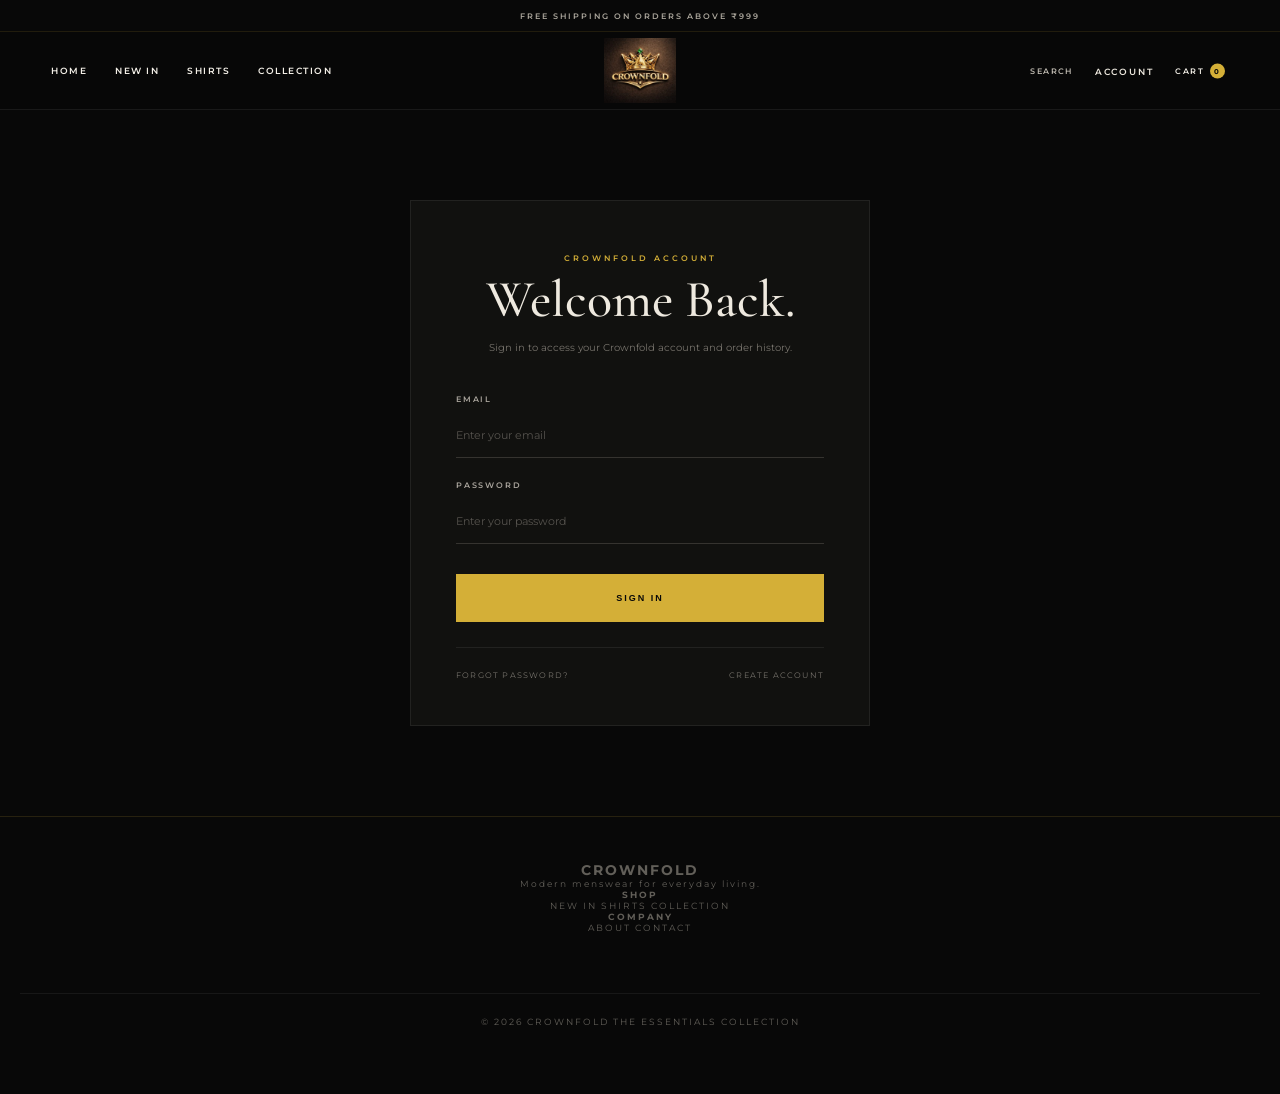
<file: login.html>
<!DOCTYPE html>
<html lang="en">
<head>
    <meta charset="UTF-8">
    <meta name="viewport" content="width=device-width, initial-scale=1.0">

    <title>Account — Crownfold</title>

    <link rel="stylesheet" href="css/style.css">

    <style>
        .account-page {
            min-height: 75vh;
            display: flex;
            align-items: center;
            justify-content: center;
            padding: 90px 20px;
            box-sizing: border-box;
        }

        .account-box {
            width: 100%;
            max-width: 460px;
            padding: 45px;
            background: #11110f;
            border: 1px solid rgba(255,255,255,.07);
            box-sizing: border-box;
        }

        .account-heading {
            text-align: center;
            margin-bottom: 38px;
        }

        .account-heading span {
            color: #d4af37;
            font-size: 8px;
            font-weight: 600;
            letter-spacing: 3px;
        }

        .account-heading h1 {
            margin: 10px 0 0;
            font-family: "Cormorant Garamond", Georgia, serif;
            font-size: 52px;
            line-height: .95;
            font-weight: 500;
            color: #eee9df;
        }

        .account-heading p {
            margin: 15px 0 0;
            color: #77736c;
            font-size: 10px;
            line-height: 1.7;
        }

        .account-form-group {
            margin-bottom: 22px;
        }

        .account-form-group label {
            display: block;
            margin-bottom: 9px;
            color: #aaa59d;
            font-size: 8px;
            font-weight: 600;
            letter-spacing: 1.8px;
        }

        .account-form-group input {
            width: 100%;
            padding: 15px 0;
            box-sizing: border-box;
            border: none;
            border-bottom: 1px solid #35332f;
            outline: none;
            background: transparent;
            color: #eee9df;
            font-family: inherit;
            font-size: 11px;
        }

        .account-form-group input:focus {
            border-bottom-color: #d4af37;
        }

        .account-form-group input::placeholder {
            color: #55524d;
        }

        .account-button {
            width: 100%;
            margin-top: 8px;
            padding: 18px;
            border: 1px solid #d4af37;
            background: #d4af37;
            color: #080808;
            font-size: 9px;
            font-weight: 700;
            letter-spacing: 2px;
            cursor: pointer;
            transition: .3s ease;
        }

        .account-button:hover {
            background: transparent;
            color: #d4af37;
        }

        .account-links {
            display: flex;
            justify-content: space-between;
            gap: 15px;
            margin-top: 25px;
            padding-top: 22px;
            border-top: 1px solid rgba(255,255,255,.07);
        }

        .account-links a {
            color: #77736c;
            text-decoration: none;
            font-size: 8px;
            letter-spacing: 1.2px;
            transition: .25s ease;
        }

        .account-links a:hover {
            color: #d4af37;
        }

        .account-status {
            display: none;
            margin-bottom: 25px;
            padding: 15px;
            border: 1px solid rgba(212,175,55,.3);
            color: #d4af37;
            font-size: 9px;
            line-height: 1.6;
            text-align: center;
        }

        @media (max-width: 600px) {

            .account-page {
                padding: 60px 15px;
            }

            .account-box {
                padding: 30px 22px;
            }

            .account-heading h1 {
                font-size: 45px;
            }

            .account-links {
                flex-direction: column;
                align-items: center;
            }
        }
    </style>
</head>

<body>

    <!-- TOP BAR -->

    <div class="top-bar">
        <p>FREE SHIPPING ON ORDERS ABOVE ₹999</p>
    </div>


    <!-- HEADER -->

    <header class="main-header">

        <div class="header-left">
            <button
                class="menu-btn"
                type="button"
                aria-label="Open Menu">
                ☰
            </button>
        </div>

        <a href="index.html" class="logo">
            <img src="../logo.png" alt="Crownfold Logo">
        </a>

        <nav class="main-nav">
            <a href="index.html">HOME</a>
            <a href="shop.html">NEW IN</a>
            <a href="shop.html">SHIRTS</a>
            <a href="shop.html">COLLECTION</a>
        </nav>

        <div class="header-actions">

            <button
                class="search-btn"
                type="button">
                SEARCH
            </button>

            <a href="login.html" class="account-btn">
                ACCOUNT
            </a>

            <a href="cart.html" class="cart-btn">
                CART <span id="cartCount">0</span>
            </a>

        </div>

    </header>


    <!-- ACCOUNT -->

    <main class="account-page">

        <section class="account-box">

            <div class="account-heading">

                <span>
                    CROWNFOLD ACCOUNT
                </span>

                <h1>
                    Welcome Back.
                </h1>

                <p>
                    Sign in to access your Crownfold account
                    and order history.
                </p>

            </div>


            <div
                class="account-status"
                id="accountStatus">
            </div>


            <form id="loginForm">

                <div class="account-form-group">

                    <label for="loginEmail">
                        EMAIL
                    </label>

                    <input
                        type="email"
                        id="loginEmail"
                        placeholder="Enter your email"
                        required>

                </div>


                <div class="account-form-group">

                    <label for="loginPassword">
                        PASSWORD
                    </label>

                    <input
                        type="password"
                        id="loginPassword"
                        placeholder="Enter your password"
                        required>

                </div>


                <button
                    type="submit"
                    class="account-button">
                    SIGN IN
                </button>

            </form>


            <div class="account-links">

                <a href="#" id="forgotPassword">
                    FORGOT PASSWORD?
                </a>

                <a href="#" id="createAccount">
                    CREATE ACCOUNT
                </a>

            </div>

        </section>

    </main>


    <!-- FOOTER -->

    <footer class="site-footer">

        <div class="footer-main">

            <div class="footer-brand">

                <h2>CROWNFOLD</h2>

                <p>
                    Modern menswear for everyday living.
                </p>

            </div>


            <div class="footer-links">

                <div>

                    <h4>SHOP</h4>

                    <a href="shop.html">NEW IN</a>
                    <a href="shop.html">SHIRTS</a>
                    <a href="shop.html">COLLECTION</a>

                </div>


                <div>

                    <h4>COMPANY</h4>

                    <a href="about.html">ABOUT</a>
                    <a href="contact.html">CONTACT</a>

                </div>

            </div>

        </div>


        <div class="footer-bottom">

            <span>© 2026 CROWNFOLD</span>
            <span>THE ESSENTIALS COLLECTION</span>

        </div>

    </footer>


    <!-- MOBILE MENU -->

    <div class="mobile-menu" id="mobileMenu">

        <div class="mobile-menu-top">

            <span>CROWNFOLD</span>

            <button
                class="mobile-menu-close"
                id="mobileMenuClose"
                type="button">
                ×
            </button>

        </div>


        <nav class="mobile-menu-links">

            <a href="index.html">HOME</a>
            <a href="shop.html">NEW IN</a>
            <a href="shop.html">SHIRTS</a>
            <a href="shop.html">COLLECTION</a>
            <a href="about.html">ABOUT</a>
            <a href="contact.html">CONTACT</a>

            <a href="login.html">
                ACCOUNT
            </a>

            <a href="cart.html">
                CART
                <span id="mobileCartCount">0</span>
            </a>

        </nav>

    </div>


    <script>

        /* MOBILE MENU */

        const menuBtn =
            document.querySelector(".menu-btn");

        const mobileMenu =
            document.getElementById("mobileMenu");

        const mobileMenuClose =
            document.getElementById("mobileMenuClose");


        if (menuBtn && mobileMenu) {

            menuBtn.addEventListener("click", () => {
                mobileMenu.classList.add("active");
            });

        }


        if (mobileMenuClose && mobileMenu) {

            mobileMenuClose.addEventListener("click", () => {
                mobileMenu.classList.remove("active");
            });

        }


        document
            .querySelectorAll(".mobile-menu-links a")
            .forEach(link => {

                link.addEventListener("click", () => {
                    mobileMenu.classList.remove("active");
                });

            });


        /* CART COUNT */

        function updateCartCount() {

            const cart =
                JSON.parse(
                    localStorage.getItem("crownfoldCart")
                ) || [];


            const totalQuantity =
                cart.reduce(
                    (total, item) =>
                        total + Number(item.quantity || 0),
                    0
                );


            const cartCount =
                document.getElementById("cartCount");

            const mobileCartCount =
                document.getElementById("mobileCartCount");


            if (cartCount) {
                cartCount.textContent =
                    totalQuantity;
            }

            if (mobileCartCount) {
                mobileCartCount.textContent =
                    totalQuantity;
            }

        }


        updateCartCount();


        /* DEMO LOGIN */

        const loginForm =
            document.getElementById("loginForm");

        const accountStatus =
            document.getElementById("accountStatus");


        if (loginForm) {

            loginForm.addEventListener(
                "submit",
                function(event) {

                    event.preventDefault();


                    const email =
                        document
                            .getElementById("loginEmail")
                            .value
                            .trim();

                    const password =
                        document
                            .getElementById("loginPassword")
                            .value;


                    if (!email || !password) {
                        return;
                    }


                    localStorage.setItem(
                        "crownfoldUser",
                        JSON.stringify({
                            email: email
                        })
                    );


                    accountStatus.textContent =
                        "Signed in successfully. Welcome to Crownfold.";

                    accountStatus.style.display =
                        "block";


                    setTimeout(() => {

                        window.location.href =
                            "orders.html";

                    }, 1000);

                }
            );

        }


        /* CREATE ACCOUNT */

        const createAccount =
            document.getElementById("createAccount");


        if (createAccount) {

            createAccount.addEventListener(
                "click",
                function(event) {

                    event.preventDefault();

                    alert(
                        "Account registration will be added in the next step."
                    );

                }
            );

        }


        /* FORGOT PASSWORD */

        const forgotPassword =
            document.getElementById("forgotPassword");


        if (forgotPassword) {

            forgotPassword.addEventListener(
                "click",
                function(event) {

                    event.preventDefault();

                    alert(
                        "Password recovery will be connected later."
                    );

                }
            );

        }

    </script>

</body>
</html>
</file>
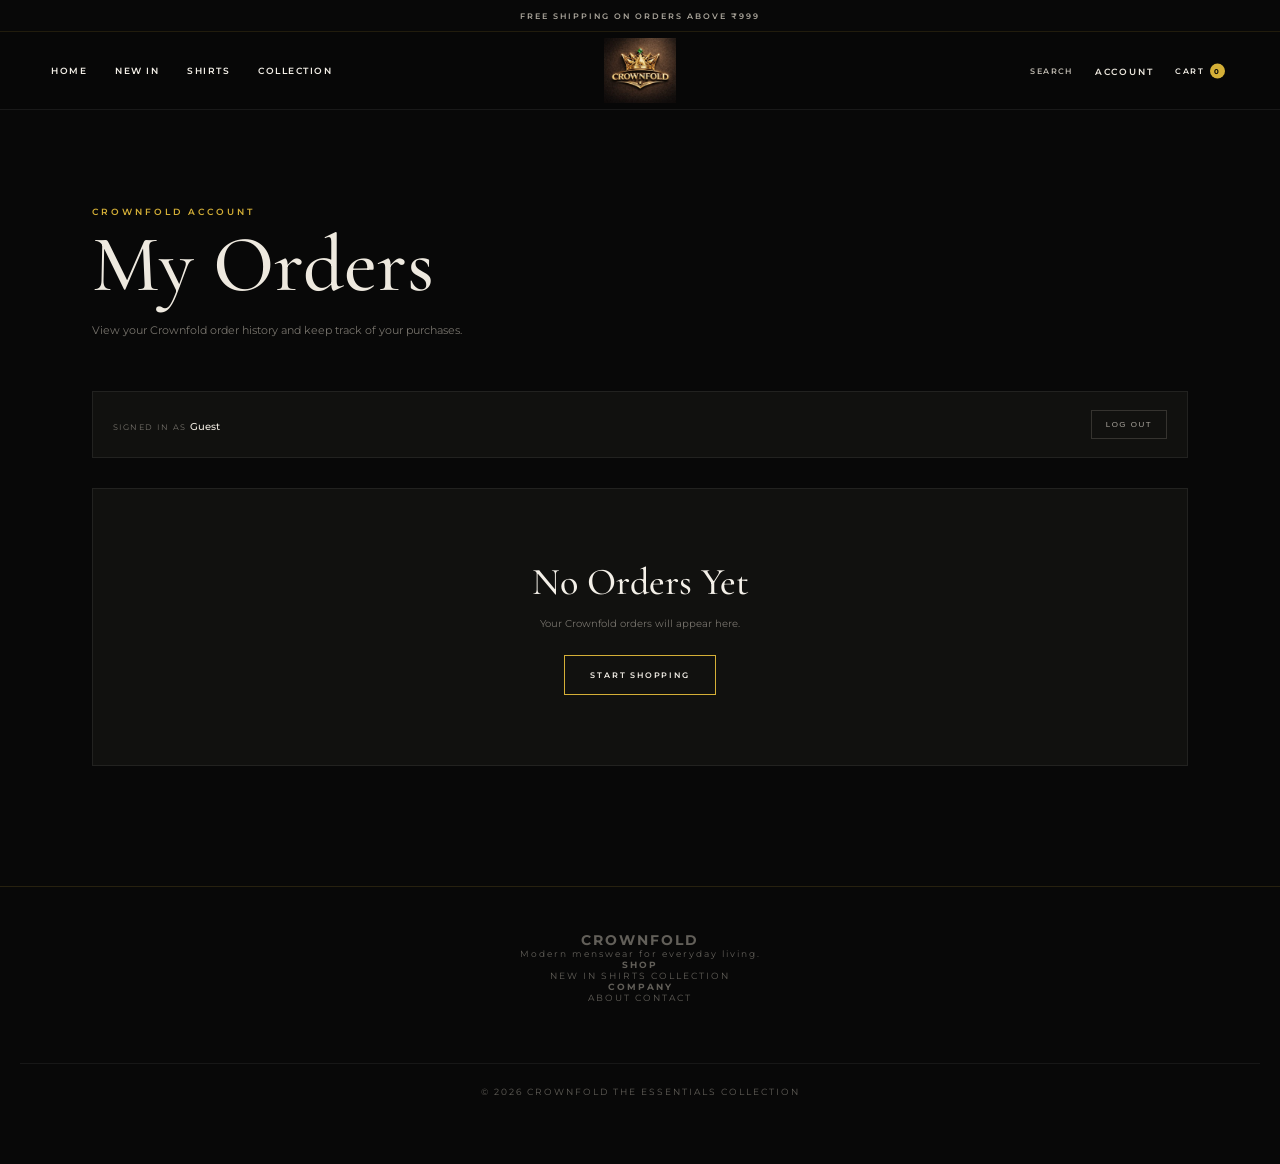
<file: orders.html>
<!DOCTYPE html>
<html lang="en">
<head>
    <meta charset="UTF-8">
    <meta name="viewport" content="width=device-width, initial-scale=1.0">

    <title>My Orders — Crownfold</title>

    <link rel="stylesheet" href="css/style.css">

    <style>
        .orders-page {
            min-height: 75vh;
            max-width: 1250px;
            margin: 0 auto;
            padding: 90px 6% 120px;
            box-sizing: border-box;
        }

        .orders-heading {
            margin-bottom: 50px;
        }

        .orders-heading span {
            color: #d4af37;
            font-size: 9px;
            font-weight: 600;
            letter-spacing: 3px;
        }

        .orders-heading h1 {
            margin: 10px 0 0;
            font-family: "Cormorant Garamond", Georgia, serif;
            font-size: clamp(50px, 7vw, 80px);
            line-height: .9;
            font-weight: 500;
            color: #eee9df;
        }

        .orders-heading p {
            max-width: 550px;
            margin-top: 20px;
            color: #77736c;
            font-size: 11px;
            line-height: 1.8;
        }

        .account-user {
            display: flex;
            justify-content: space-between;
            align-items: center;
            gap: 20px;
            margin-bottom: 30px;
            padding: 18px 20px;
            background: #11110f;
            border: 1px solid rgba(255,255,255,.07);
        }

        .account-user span {
            color: #77736c;
            font-size: 8px;
            letter-spacing: 1.5px;
        }

        .account-user strong {
            color: #eee9df;
            font-size: 10px;
            font-weight: 500;
        }

        .logout-btn {
            border: 1px solid #35332f;
            background: transparent;
            color: #aaa59d;
            padding: 9px 14px;
            font-size: 8px;
            letter-spacing: 1.5px;
            cursor: pointer;
            transition: .25s ease;
        }

        .logout-btn:hover {
            border-color: #d4af37;
            color: #d4af37;
        }

        .orders-list {
            display: flex;
            flex-direction: column;
            gap: 15px;
        }

        .order-card {
            background: #11110f;
            border: 1px solid rgba(255,255,255,.07);
            padding: 25px;
        }

        .order-top {
            display: flex;
            justify-content: space-between;
            align-items: flex-start;
            gap: 20px;
            padding-bottom: 20px;
            border-bottom: 1px solid rgba(255,255,255,.07);
        }

        .order-number {
            color: #eee9df;
            font-size: 10px;
            font-weight: 600;
            letter-spacing: 1.5px;
        }

        .order-date {
            margin-top: 7px;
            color: #77736c;
            font-size: 8px;
            letter-spacing: 1px;
        }

        .order-status {
            padding: 7px 10px;
            border: 1px solid rgba(212,175,55,.35);
            color: #d4af37;
            font-size: 8px;
            letter-spacing: 1.2px;
        }

        .order-body {
            display: flex;
            justify-content: space-between;
            align-items: center;
            gap: 25px;
            padding-top: 20px;
        }

        .order-product {
            display: flex;
            align-items: center;
            gap: 18px;
        }

        .order-product-image {
            width: 75px;
            height: 90px;
            background: #0b0b0a;
            border: 1px solid rgba(255,255,255,.06);
            overflow: hidden;
            flex-shrink: 0;
        }

        .order-product-image img {
            width: 100%;
            height: 100%;
            object-fit: contain;
            display: block;
        }

        .order-product-info h2 {
            margin: 0 0 8px;
            color: #eee9df;
            font-family: "Cormorant Garamond", Georgia, serif;
            font-size: 24px;
            font-weight: 500;
        }

        .order-product-info p {
            margin: 4px 0;
            color: #77736c;
            font-size: 8px;
            letter-spacing: 1px;
        }

        .order-total {
            text-align: right;
        }

        .order-total span {
            display: block;
            margin-bottom: 7px;
            color: #77736c;
            font-size: 8px;
            letter-spacing: 1px;
        }

        .order-total strong {
            color: #d4af37;
            font-size: 15px;
            font-weight: 500;
        }

        .empty-orders {
            padding: 70px 30px;
            text-align: center;
            background: #11110f;
            border: 1px solid rgba(255,255,255,.07);
        }

        .empty-orders h2 {
            margin: 0;
            font-family: "Cormorant Garamond", Georgia, serif;
            font-size: 38px;
            font-weight: 500;
        }

        .empty-orders p {
            margin: 12px 0 25px;
            color: #77736c;
            font-size: 10px;
        }

        .shop-orders-btn {
            display: inline-block;
            padding: 14px 25px;
            border: 1px solid #d4af37;
            color: #d4af37;
            text-decoration: none;
            font-size: 8px;
            font-weight: 600;
            letter-spacing: 1.8px;
            transition: .3s ease;
        }

        .shop-orders-btn:hover {
            background: #d4af37;
            color: #080808;
        }

        @media (max-width: 700px) {

            .orders-page {
                padding: 65px 20px 80px;
            }

            .account-user {
                align-items: flex-start;
                flex-direction: column;
            }

            .order-body {
                align-items: flex-start;
                flex-direction: column;
            }

            .order-total {
                text-align: left;
            }

            .order-top {
                flex-direction: column;
            }
        }
    </style>
</head>

<body>

    <!-- TOP BAR -->

    <div class="top-bar">
        <p>FREE SHIPPING ON ORDERS ABOVE ₹999</p>
    </div>


    <!-- HEADER -->

    <header class="main-header">

        <div class="header-left">

            <button
                class="menu-btn"
                type="button"
                aria-label="Open Menu">
                ☰
            </button>

        </div>


        <a href="index.html" class="logo">

            <img
                src="../logo.png"
                alt="Crownfold Logo">

        </a>


        <nav class="main-nav">

            <a href="index.html">HOME</a>
            <a href="shop.html">NEW IN</a>
            <a href="shop.html">SHIRTS</a>
            <a href="shop.html">COLLECTION</a>

        </nav>


        <div class="header-actions">

            <button
                class="search-btn"
                type="button">
                SEARCH
            </button>

            <a
                href="login.html"
                class="account-btn">
                ACCOUNT
            </a>

            <a
                href="cart.html"
                class="cart-btn">

                CART
                <span id="cartCount">0</span>

            </a>

        </div>

    </header>


    <!-- ORDERS -->

    <main class="orders-page">

        <div class="orders-heading">

            <span>
                CROWNFOLD ACCOUNT
            </span>

            <h1>
                My Orders
            </h1>

            <p>
                View your Crownfold order history and
                keep track of your purchases.
            </p>

        </div>


        <div
            class="account-user"
            id="accountUser">

            <div>

                <span>
                    SIGNED IN AS
                </span>

                <strong id="userEmail">
                    Guest
                </strong>

            </div>


            <button
                class="logout-btn"
                id="logoutBtn"
                type="button">
                LOG OUT
            </button>

        </div>


        <div
            class="orders-list"
            id="ordersList">
        </div>

    </main>


    <!-- FOOTER -->

    <footer class="site-footer">

        <div class="footer-main">

            <div class="footer-brand">

                <h2>CROWNFOLD</h2>

                <p>
                    Modern menswear for everyday living.
                </p>

            </div>


            <div class="footer-links">

                <div>

                    <h4>SHOP</h4>

                    <a href="shop.html">NEW IN</a>
                    <a href="shop.html">SHIRTS</a>
                    <a href="shop.html">COLLECTION</a>

                </div>


                <div>

                    <h4>COMPANY</h4>

                    <a href="about.html">ABOUT</a>
                    <a href="contact.html">CONTACT</a>

                </div>

            </div>

        </div>


        <div class="footer-bottom">

            <span>
                © 2026 CROWNFOLD
            </span>

            <span>
                THE ESSENTIALS COLLECTION
            </span>

        </div>

    </footer>


    <!-- MOBILE MENU -->

    <div
        class="mobile-menu"
        id="mobileMenu">

        <div class="mobile-menu-top">

            <span>CROWNFOLD</span>

            <button
                class="mobile-menu-close"
                id="mobileMenuClose"
                type="button">
                ×
            </button>

        </div>


        <nav class="mobile-menu-links">

            <a href="index.html">HOME</a>
            <a href="shop.html">NEW IN</a>
            <a href="shop.html">SHIRTS</a>
            <a href="shop.html">COLLECTION</a>
            <a href="about.html">ABOUT</a>
            <a href="contact.html">CONTACT</a>
            <a href="login.html">ACCOUNT</a>

            <a href="cart.html">
                CART
                <span id="mobileCartCount">0</span>
            </a>

        </nav>

    </div>


    <script>

        /* MOBILE MENU */

        const menuBtn =
            document.querySelector(".menu-btn");

        const mobileMenu =
            document.getElementById("mobileMenu");

        const mobileMenuClose =
            document.getElementById("mobileMenuClose");


        if (menuBtn && mobileMenu) {

            menuBtn.addEventListener("click", () => {
                mobileMenu.classList.add("active");
            });

        }


        if (mobileMenuClose && mobileMenu) {

            mobileMenuClose.addEventListener("click", () => {
                mobileMenu.classList.remove("active");
            });

        }


        document
            .querySelectorAll(".mobile-menu-links a")
            .forEach(link => {

                link.addEventListener("click", () => {
                    mobileMenu.classList.remove("active");
                });

            });


        /* CART COUNT */

        function updateCartCount() {

            const cart =
                JSON.parse(
                    localStorage.getItem("crownfoldCart")
                ) || [];


            const totalQuantity =
                cart.reduce(
                    (total, item) =>
                        total + Number(item.quantity || 0),
                    0
                );


            const cartCount =
                document.getElementById("cartCount");

            const mobileCartCount =
                document.getElementById("mobileCartCount");


            if (cartCount) {
                cartCount.textContent =
                    totalQuantity;
            }

            if (mobileCartCount) {
                mobileCartCount.textContent =
                    totalQuantity;
            }

        }


        updateCartCount();


        /* USER */

        const user =
            JSON.parse(
                localStorage.getItem("crownfoldUser")
            );


        const userEmail =
            document.getElementById("userEmail");


        if (user && user.email) {

            userEmail.textContent =
                user.email;

        } else {

            userEmail.textContent =
                "Guest";

        }


        /* ORDERS */

        const ordersList =
            document.getElementById("ordersList");


        const orders =
            JSON.parse(
                localStorage.getItem("crownfoldOrders")
            ) || [];


        if (orders.length === 0) {

            ordersList.innerHTML = `

                <div class="empty-orders">

                    <h2>
                        No Orders Yet
                    </h2>

                    <p>
                        Your Crownfold orders will appear here.
                    </p>

                    <a
                        href="shop.html"
                        class="shop-orders-btn">
                        START SHOPPING
                    </a>

                </div>

            `;

        } else {

            orders.forEach(order => {

                const orderCard =
                    document.createElement("div");

                orderCard.className =
                    "order-card";


                orderCard.innerHTML = `

                    <div class="order-top">

                        <div>

                            <div class="order-number">
                                ORDER ${order.id}
                            </div>

                            <div class="order-date">
                                ${order.date}
                            </div>

                        </div>

                        <span class="order-status">
                            ${order.status || "PROCESSING"}
                        </span>

                    </div>


                    <div class="order-body">

                        <div class="order-product">

                            <div class="order-product-image">

                                <img
                                    src="${order.image}"
                                    alt="${order.name}">

                            </div>


                            <div class="order-product-info">

                                <h2>
                                    ${order.name}
                                </h2>

                                <p>
                                    SIZE: ${order.size}
                                </p>

                                <p>
                                    QUANTITY: ${order.quantity}
                                </p>

                            </div>

                        </div>


                        <div class="order-total">

                            <span>
                                TOTAL
                            </span>

                            <strong>
                                ₹${order.total}
                            </strong>

                        </div>

                    </div>

                `;


                ordersList.appendChild(orderCard);

            });

        }


        /* LOGOUT */

        const logoutBtn =
            document.getElementById("logoutBtn");


        logoutBtn.addEventListener(
            "click",
            () => {

                localStorage.removeItem(
                    "crownfoldUser"
                );

                window.location.href =
                    "login.html";

            }
        );

    </script>

</body>
</html>
</file>
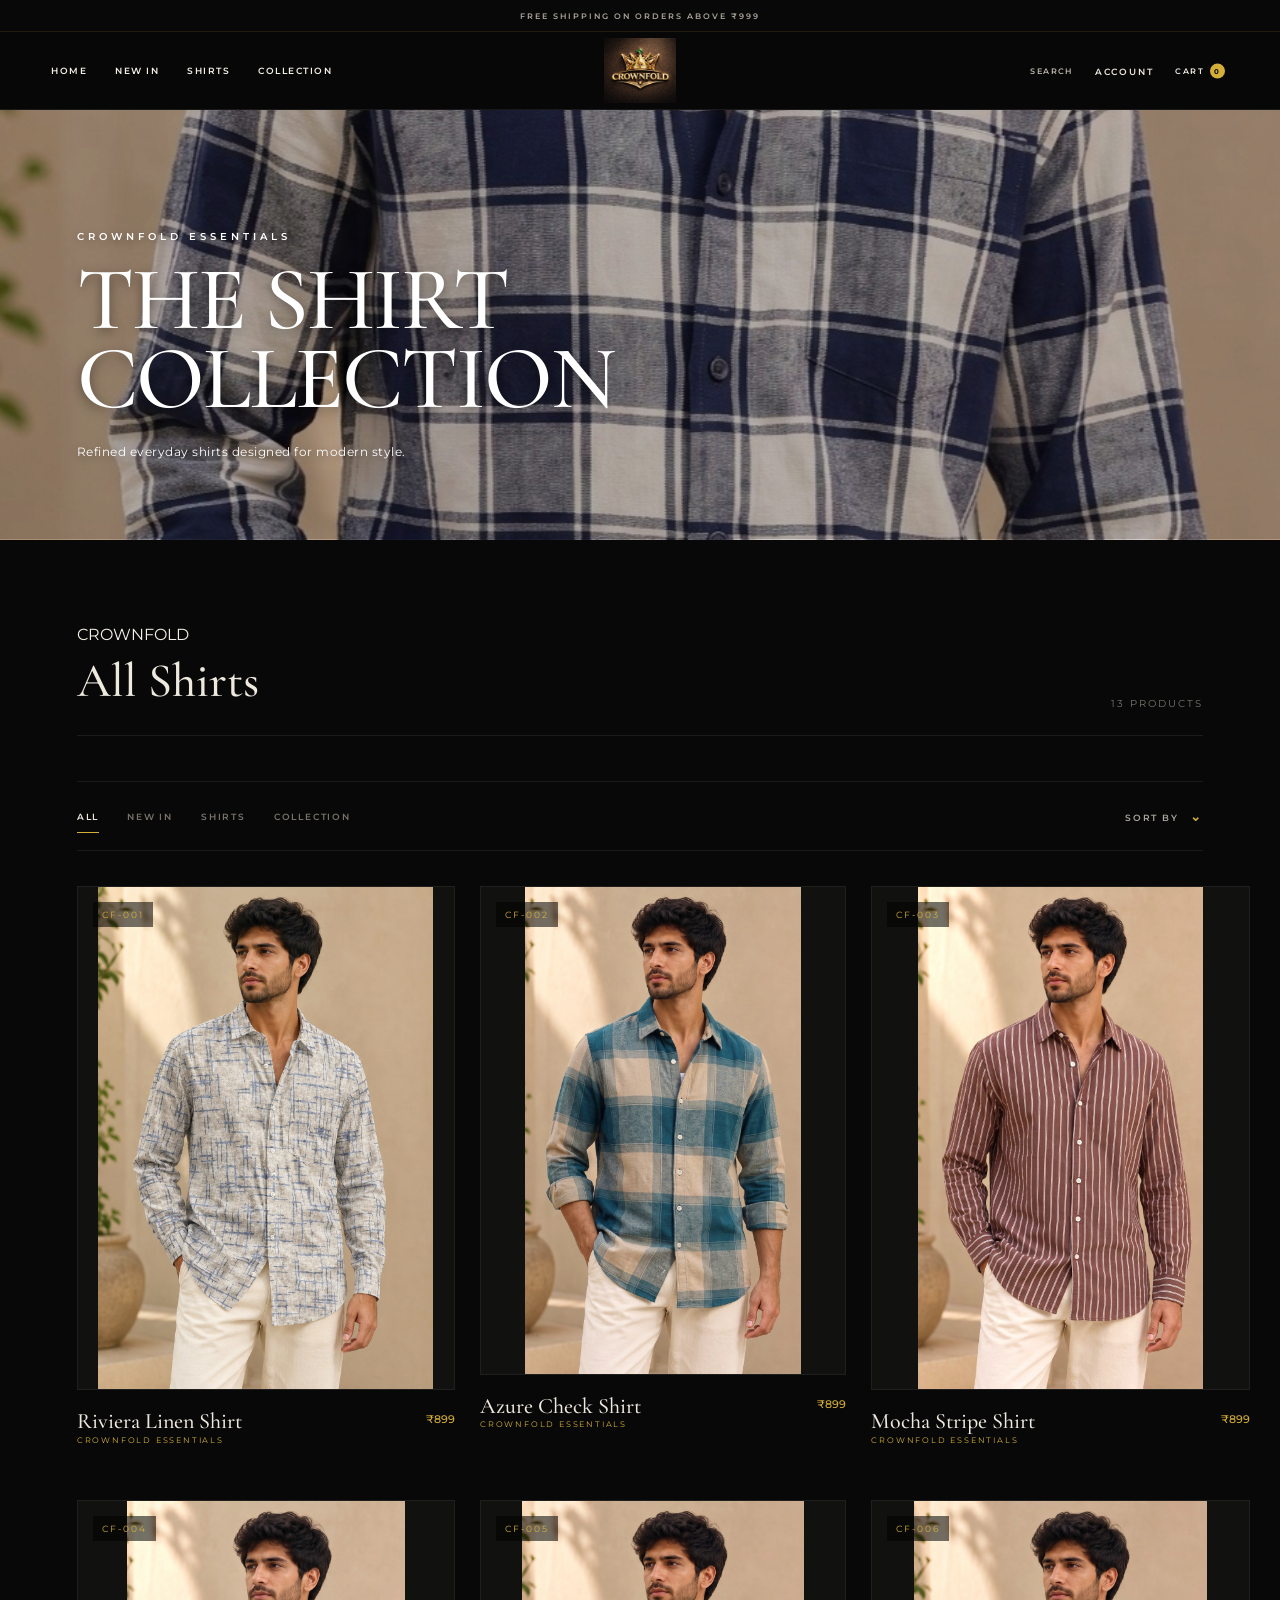
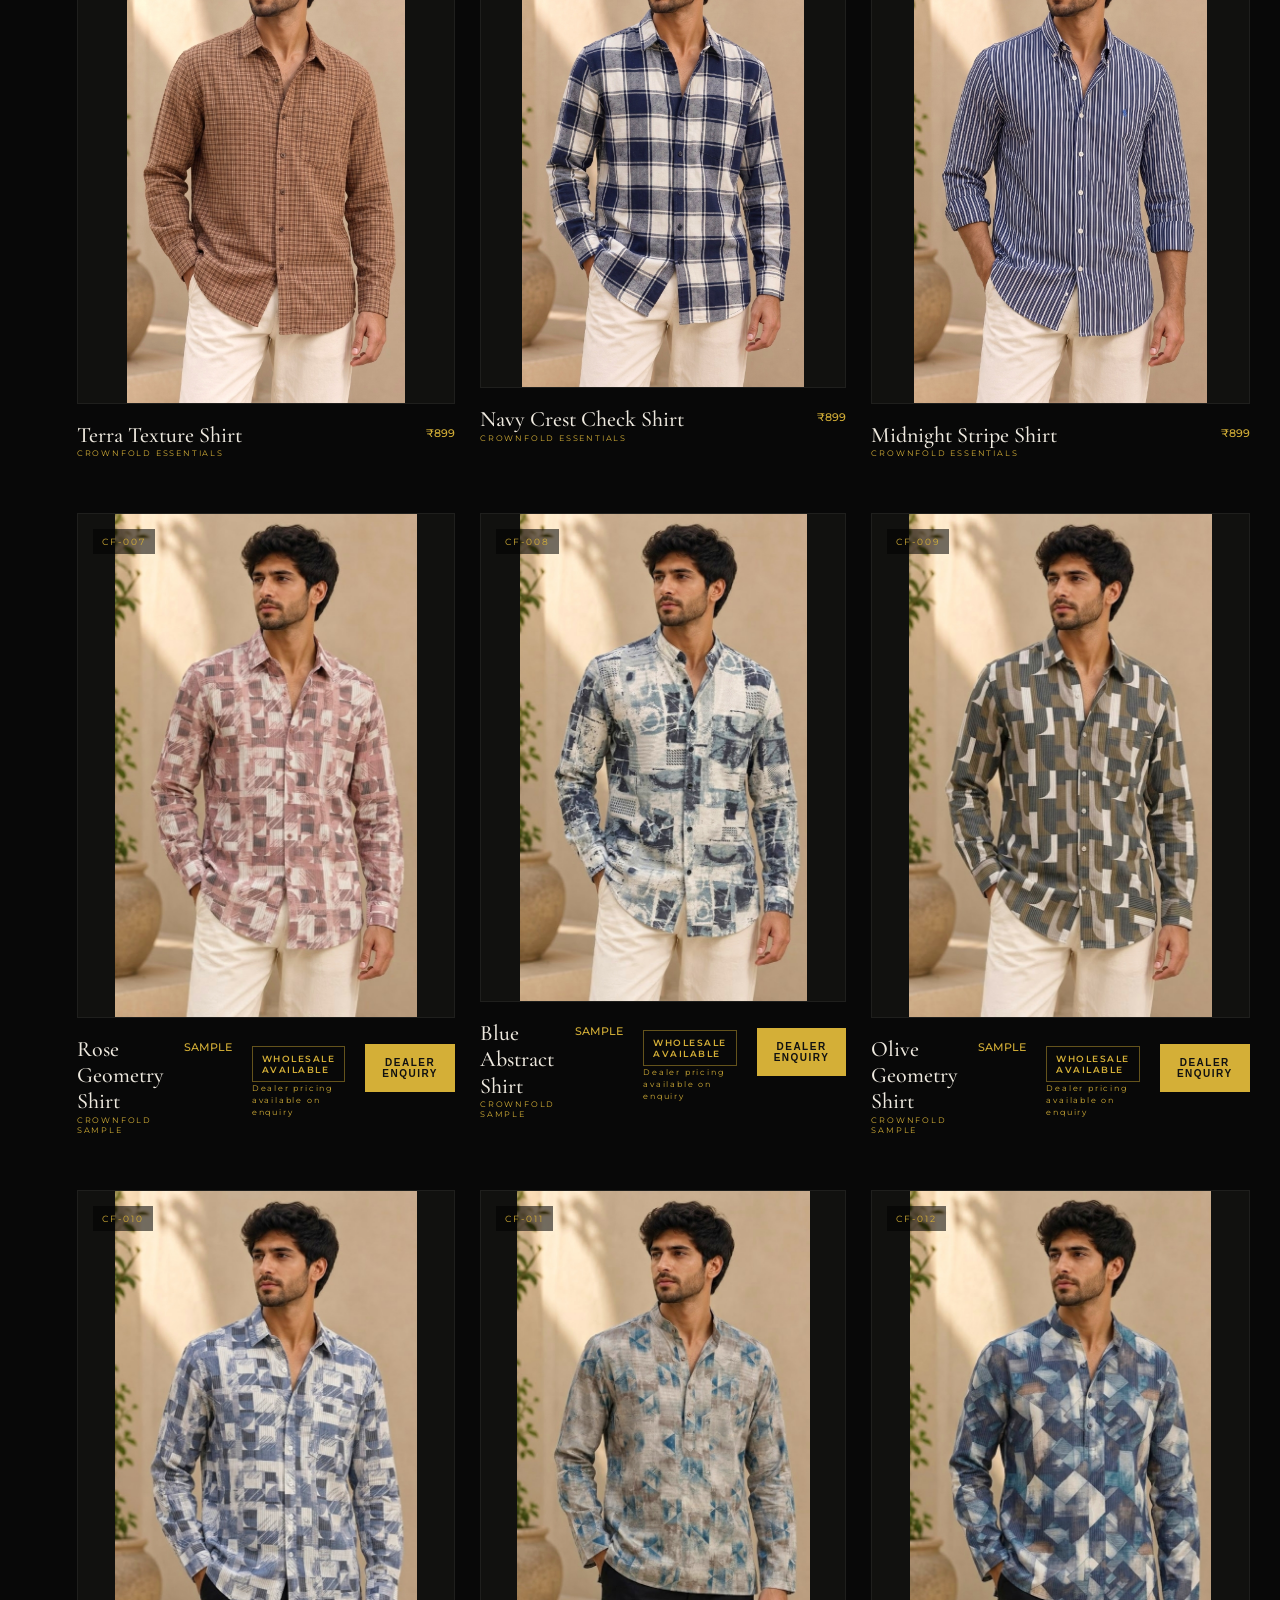
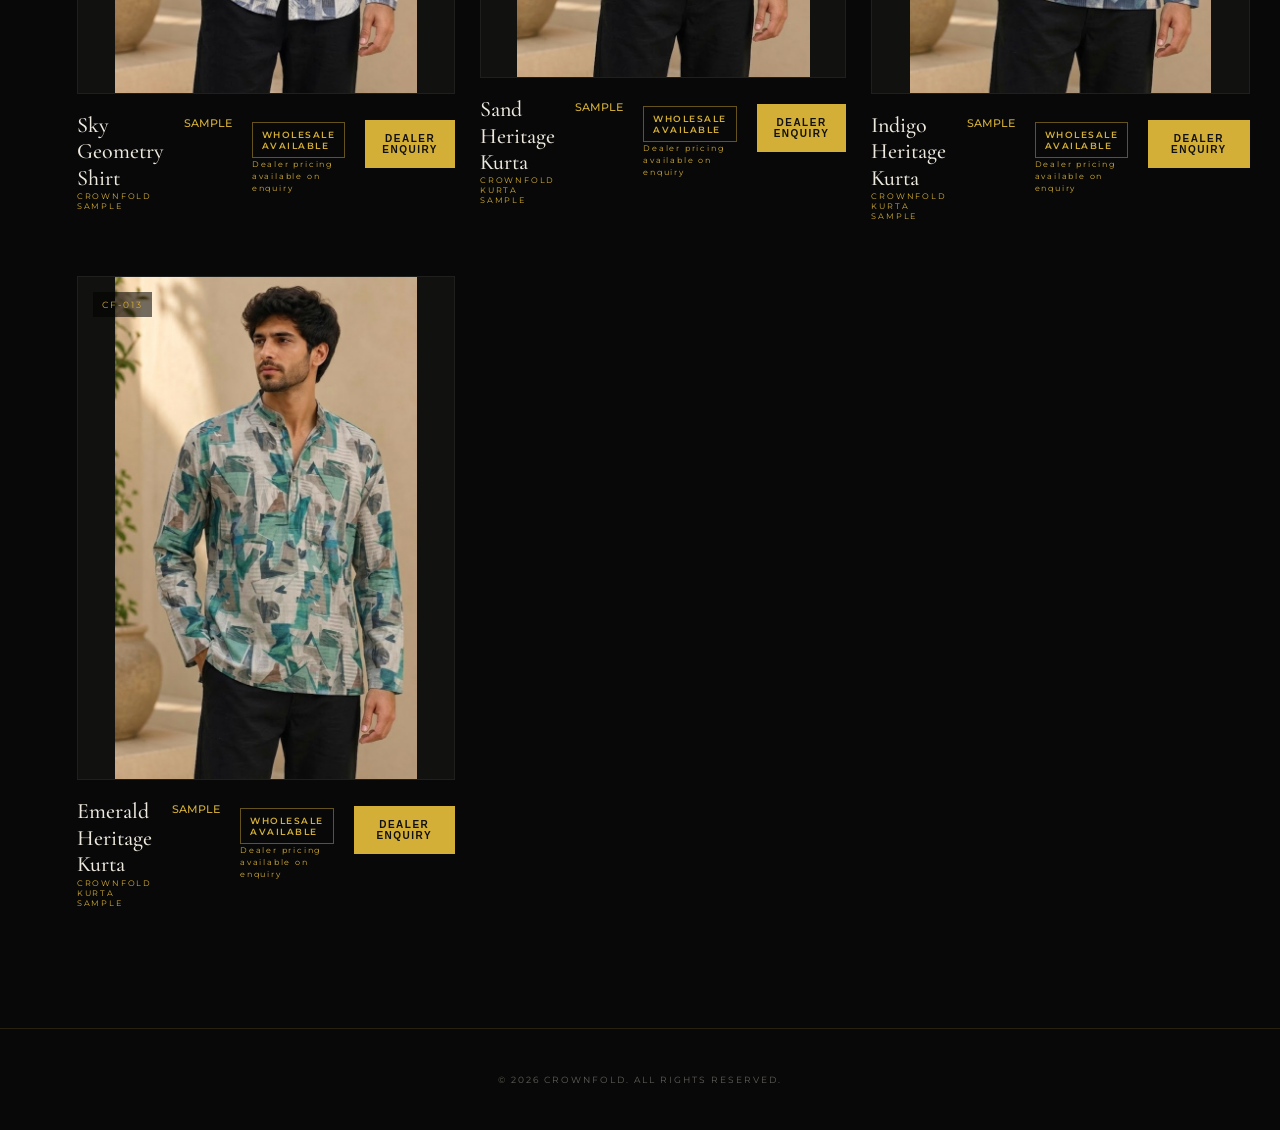
<file: shop.html>
<!DOCTYPE html>
<html lang="en">
<head>
    <meta charset="UTF-8">
    <meta name="viewport" content="width=device-width, initial-scale=1.0">

    <title>Shop | Crownfold</title>

    <link rel="stylesheet" href="css/style.css">
</head>

<body>

    <!-- TOP BAR -->
    <div class="top-bar">
        <p>FREE SHIPPING ON ORDERS ABOVE ₹999</p>
    </div>


    <!-- HEADER -->
    <header class="main-header">

        <div class="header-left">
            <button class="menu-btn" type="button">
                ☰
            </button>
        </div>

        <a href="index.html" class="logo">
            <img src="../logo.png" alt="Crownfold Logo">
        </a>

        <nav class="main-nav">
            <a href="index.html">HOME</a>
            <a href="shop.html">NEW IN</a>
            <a href="shop.html">SHIRTS</a>
            <a href="shop.html">COLLECTION</a>
        </nav>

        <div class="header-actions">

            <button class="search-btn" type="button">
                SEARCH
            </button>

           <a href="login.html" class="account-btn">

                ACCOUNT
            </a>

            <a href="cart.html" class="cart-btn">
                CART
                <span id="cartCount">0</span>
            </a>

        </div>

    </header>


    <!-- SHOP HERO -->
    <section class="shop-hero">

        <div class="shop-hero-content">

            <p class="shop-eyebrow">
                CROWNFOLD ESSENTIALS
            </p>

            <h1>
                THE SHIRT<br>
                COLLECTION
            </h1>

            <p>
                Refined everyday shirts designed
                for modern style.
            </p>

        </div>

    </section>


    <!-- SHOP PRODUCTS -->

    <main class="shop-page">

        <div class="shop-heading">

            <div>
                <p class="small-title">CROWNFOLD</p>
                <h2>All Shirts</h2>
            </div>

            <div class="shop-count">
                13 PRODUCTS
            </div>

        </div>


    

<section class="shop-toolbar">

    <div class="shop-categories">

        <button class="category-btn active" type="button">
            ALL
        </button>

        <button class="category-btn" type="button">
            NEW IN
        </button>

        <button class="category-btn" type="button">
            SHIRTS
        </button>

        <button class="category-btn" type="button">
            COLLECTION
        </button>

    </div>

    <div class="shop-sort">

        <button class="sort-btn" type="button">
            SORT BY
            <span>⌄</span>
        </button>

    </div>

</section>

<section class="shop-grid">

    <!-- CF-001 -->
    <a href="product.html?id=CF-001"
       class="shop-product-card"
       style="color:#eee9df; text-decoration:none;">

        <div class="shop-product-image">

            <img
                src="product/CF-001.png"
                alt="Riviera Linen Shirt">

            <span
                style="color:#d4af37; text-decoration:none;">
                CF-001
            </span>

        </div>

        <div class="shop-product-info">

            <div>
                <h3
                    style="color:#eee9df; text-decoration:none;">
                    Riviera Linen Shirt
                </h3>

                <p
                    style="color:#d4af37; text-decoration:none;">
                    CROWNFOLD ESSENTIALS
                </p>
            </div>

            <strong
                style="
                    color:#d4af37;
                    text-decoration:none;
                    font-size:11px;
                    font-weight:500;
                ">
                ₹899
            </strong>



        </div>

    </a>


    <!-- CF-002 -->
    <a href="product.html?id=CF-002"
       class="shop-product-card"
       style="color:#eee9df; text-decoration:none;">

        <div class="shop-product-image">

            <img
                src="product/CF-002.png"
                alt="Azure Check Shirt">

            <span
                style="color:#d4af37; text-decoration:none;">
                CF-002
            </span>

        </div>

        <div class="shop-product-info">

            <div>
                <h3
                    style="color:#eee9df; text-decoration:none;">
                    Azure Check Shirt
                </h3>

                <p
                    style="color:#d4af37; text-decoration:none;">
                    CROWNFOLD ESSENTIALS
                </p>
            </div>

            <strong
                style="
                    color:#d4af37;
                    text-decoration:none;
                    font-size:11px;
                    font-weight:500;
                ">
                ₹899
            </strong>

        </div>

    </a>


    <!-- CF-003 -->
    <a href="product.html?id=CF-003"
       class="shop-product-card"
       style="color:#eee9df; text-decoration:none;">

        <div class="shop-product-image">

            <img
                src="product/CF-003.png"
                alt="Mocha Stripe Shirt">

            <span
                style="color:#d4af37; text-decoration:none;">
                CF-003
            </span>

        </div>

        <div class="shop-product-info">

            <div>
                <h3
                    style="color:#eee9df; text-decoration:none;">
                    Mocha Stripe Shirt
                </h3>

                <p
                    style="color:#d4af37; text-decoration:none;">
                    CROWNFOLD ESSENTIALS
                </p>
            </div>

            <strong
                style="
                    color:#d4af37;
                    text-decoration:none;
                    font-size:11px;
                    font-weight:500;
                ">
                ₹899
            </strong>

        </div>

    </a>


    <!-- CF-004 -->
    <a href="product.html?id=CF-004"
       class="shop-product-card"
       style="color:#eee9df; text-decoration:none;">

        <div class="shop-product-image">

            <img
                src="product/CF-004.png"
                alt="Terra Texture Shirt">

            <span
                style="color:#d4af37; text-decoration:none;">
                CF-004
            </span>

        </div>

        <div class="shop-product-info">

            <div>
                <h3
                    style="color:#eee9df; text-decoration:none;">
                    Terra Texture Shirt
                </h3>

                <p
                    style="color:#d4af37; text-decoration:none;">
                    CROWNFOLD ESSENTIALS
                </p>
            </div>

            <strong
                style="
                    color:#d4af37;
                    text-decoration:none;
                    font-size:11px;
                    font-weight:500;
                ">
                ₹899
            </strong>

        </div>

    </a>


    <!-- CF-005 -->
    <a href="product.html?id=CF-005"
       class="shop-product-card"
       style="color:#eee9df; text-decoration:none;">

        <div class="shop-product-image">

            <img
                src="product/CF-005.png"
                alt="Navy Crest Check Shirt">

            <span
                style="color:#d4af37; text-decoration:none;">
                CF-005
            </span>

        </div>

        <div class="shop-product-info">

            <div>
                <h3
                    style="color:#eee9df; text-decoration:none;">
                    Navy Crest Check Shirt
                </h3>

                <p
                    style="color:#d4af37; text-decoration:none;">
                    CROWNFOLD ESSENTIALS
                </p>
            </div>

            <strong
                style="
                    color:#d4af37;
                    text-decoration:none;
                    font-size:11px;
                    font-weight:500;
                ">
                ₹899
            </strong>

        </div>

    </a>


    <!-- CF-006 -->
    <a href="product.html?id=CF-006"
       class="shop-product-card"
       style="color:#eee9df; text-decoration:none;">

        <div class="shop-product-image">

            <img
                src="product/CF-006.png"
                alt="Midnight Stripe Shirt">

            <span
                style="color:#d4af37; text-decoration:none;">
                CF-006
            </span>

        </div>

        <div class="shop-product-info">

            <div>
                <h3
                    style="color:#eee9df; text-decoration:none;">
                    Midnight Stripe Shirt
                </h3>

                <p
                    style="color:#d4af37; text-decoration:none;">
                    CROWNFOLD ESSENTIALS
                </p>
            </div>

            <strong
                style="
                    color:#d4af37;
                    text-decoration:none;
                    font-size:11px;
                    font-weight:500;
                ">
                ₹899
            </strong>

        </div>

    </a>


          <!-- CF-007 -->
    <a href="product.html?id=CF-007"
       class="shop-product-card"
       style="color:#eee9df; text-decoration:none;">

        <div class="shop-product-image">

            <img
                src="product/CF-007.png"
                alt="Rose Geometry Shirt">

            <span
                style="color:#d4af37; text-decoration:none;">
                CF-007
            </span>

        </div>

        <div class="shop-product-info">

            <div>
                <h3
                    style="color:#eee9df; text-decoration:none;">
                    Rose Geometry Shirt
                </h3>

                <p
                    style="color:#d4af37; text-decoration:none;">
                    CROWNFOLD SAMPLE
                </p>
            </div>

            <strong
                style="
                    color:#d4af37;
                    text-decoration:none;
                    font-size:11px;
                    font-weight:500;
                ">
                SAMPLE
            </strong>

           <div class="dealer-info">

    <span class="dealer-badge">
        WHOLESALE AVAILABLE
    </span>

    <p class="dealer-copy">
        Dealer pricing available on enquiry
    </p>

</div>  

           <button class="dealer-enquiry-btn" type="button">
    DEALER ENQUIRY
</button>

        </div>

    </a>


    <!-- CF-008 -->
    <a href="product.html?id=CF-008"
       class="shop-product-card"
       style="color:#eee9df; text-decoration:none;">

        <div class="shop-product-image">

            <img
                src="product/CF-008.png"
                alt="Blue Abstract Shirt">

            <span
                style="color:#d4af37; text-decoration:none;">
                CF-008
            </span>

        </div>

        <div class="shop-product-info">

            <div>
                <h3
                    style="color:#eee9df; text-decoration:none;">
                    Blue Abstract Shirt
                </h3>

                <p
                    style="color:#d4af37; text-decoration:none;">
                    CROWNFOLD SAMPLE
                </p>
            </div>

            <strong
                style="
                    color:#d4af37;
                    text-decoration:none;
                    font-size:11px;
                    font-weight:500;
                ">
                SAMPLE
            </strong>

           <div class="dealer-info">

    <span class="dealer-badge">
        WHOLESALE AVAILABLE
    </span>

    <p class="dealer-copy">
        Dealer pricing available on enquiry
    </p>

</div>
             <button class="dealer-enquiry-btn" type="button">
    DEALER ENQUIRY
</button>

        </div>

    </a>


    <!-- CF-009 -->
    <a href="product.html?id=CF-009"
       class="shop-product-card"
       style="color:#eee9df; text-decoration:none;">

        <div class="shop-product-image">

            <img
                src="product/CF-009.png"
                alt="Olive Geometry Shirt">

            <span
                style="color:#d4af37; text-decoration:none;">
                CF-009
            </span>

        </div>

        <div class="shop-product-info">

            <div>
                <h3
                    style="color:#eee9df; text-decoration:none;">
                    Olive Geometry Shirt
                </h3>

                <p
                    style="color:#d4af37; text-decoration:none;">
                    CROWNFOLD SAMPLE
                </p>
            </div>

            <strong
                style="
                    color:#d4af37;
                    text-decoration:none;
                    font-size:11px;
                    font-weight:500;
                ">
                SAMPLE
            </strong>
  
          <div class="dealer-info">

    <span class="dealer-badge">
        WHOLESALE AVAILABLE
    </span>

    <p class="dealer-copy">
        Dealer pricing available on enquiry
    </p>

</div>

           <button class="dealer-enquiry-btn" type="button">
    DEALER ENQUIRY
</button>

        </div>

    </a>


    <!-- CF-010 -->
    <a href="product.html?id=CF-010"
       class="shop-product-card"
       style="color:#eee9df; text-decoration:none;">

        <div class="shop-product-image">

            <img
                src="product/CF-010.png"
                alt="Sky Geometry Shirt">

            <span
                style="color:#d4af37; text-decoration:none;">
                CF-010
            </span>

        </div>

        <div class="shop-product-info">

            <div>
                <h3
                    style="color:#eee9df; text-decoration:none;">
                    Sky Geometry Shirt
                </h3>

                <p
                    style="color:#d4af37; text-decoration:none;">
                    CROWNFOLD SAMPLE
                </p>
            </div>

            <strong
                style="
                    color:#d4af37;
                    text-decoration:none;
                    font-size:11px;
                    font-weight:500;
                ">
                SAMPLE
            </strong>
             
            <div class="dealer-info">

    <span class="dealer-badge">
        WHOLESALE AVAILABLE
    </span>

    <p class="dealer-copy">
        Dealer pricing available on enquiry
    </p>

</div>


           <button class="dealer-enquiry-btn" type="button">
    DEALER ENQUIRY
</button>


        </div>

    </a>


    <!-- CF-011 -->
    <a href="product.html?id=CF-011"
       class="shop-product-card"
       style="color:#eee9df; text-decoration:none;">

        <div class="shop-product-image">

            <img
                src="product/CF-011.png"
                alt="Sand Heritage Kurta">

            <span
                style="color:#d4af37; text-decoration:none;">
                CF-011
            </span>

        </div>

        <div class="shop-product-info">

            <div>
                <h3
                    style="color:#eee9df; text-decoration:none;">
                    Sand Heritage Kurta
                </h3>

                <p
                    style="color:#d4af37; text-decoration:none;">
                    CROWNFOLD KURTA SAMPLE
                </p>
            </div>

            <strong
                style="
                    color:#d4af37;
                    text-decoration:none;
                    font-size:11px;
                    font-weight:500;
                ">
                SAMPLE
            </strong>

           <div class="dealer-info">

    <span class="dealer-badge">
        WHOLESALE AVAILABLE
    </span>

    <p class="dealer-copy">
        Dealer pricing available on enquiry
    </p>

</div>

           <button class="dealer-enquiry-btn" type="button">
    DEALER ENQUIRY
</button>

        </div>

    </a>


    <!-- CF-012 -->
    <a href="product.html?id=CF-012"
       class="shop-product-card"
       style="color:#eee9df; text-decoration:none;">

        <div class="shop-product-image">

            <img
                src="product/CF-012.png"
                alt="Indigo Heritage Kurta">

            <span
                style="color:#d4af37; text-decoration:none;">
                CF-012
            </span>

        </div>

        <div class="shop-product-info">

            <div>
                <h3
                    style="color:#eee9df; text-decoration:none;">
                    Indigo Heritage Kurta
                </h3>

                <p
                    style="color:#d4af37; text-decoration:none;">
                    CROWNFOLD KURTA SAMPLE
                </p>
            </div>

            <strong
                style="
                    color:#d4af37;
                    text-decoration:none;
                    font-size:11px;
                    font-weight:500;
                ">
                SAMPLE
            </strong>

             <div class="dealer-info">

    <span class="dealer-badge">
        WHOLESALE AVAILABLE
    </span>

    <p class="dealer-copy">
        Dealer pricing available on enquiry
    </p>

</div>

             <button class="dealer-enquiry-btn" type="button">
    DEALER ENQUIRY
</button>

        </div>

    </a>


    <!-- CF-013 -->
    <a href="product.html?id=CF-013"
       class="shop-product-card"
       style="color:#eee9df; text-decoration:none;">

        <div class="shop-product-image">

            <img
                src="product/CF-013.png"
                alt="Emerald Heritage Kurta">

            <span
                style="color:#d4af37; text-decoration:none;">
                CF-013
            </span>

        </div>

        <div class="shop-product-info">

            <div>
                <h3
                    style="color:#eee9df; text-decoration:none;">
                    Emerald Heritage Kurta
                </h3>

                <p
                    style="color:#d4af37; text-decoration:none;">
                    CROWNFOLD KURTA SAMPLE
                </p>
            </div>

            <strong
                style="
                    color:#d4af37;
                    text-decoration:none;
                    font-size:11px;
                    font-weight:500;
                ">
                SAMPLE
            </strong>

            <div class="dealer-info">

    <span class="dealer-badge">
        WHOLESALE AVAILABLE
    </span>

    <p class="dealer-copy">
        Dealer pricing available on enquiry
    </p>

</div>

            <button class="dealer-enquiry-btn" type="button">
    DEALER ENQUIRY
</button>

        </div>

    </a>

</section>

    </main>


    <!-- FOOTER -->
    <footer>

        <p>
            © 2026 CROWNFOLD. ALL RIGHTS RESERVED.
        </p>

    </footer>

           <script src="js/shop.js"></script>

<script>
const enquiryButtons = document.querySelectorAll(".dealer-enquiry-btn");

enquiryButtons.forEach(function(button) {

    button.addEventListener("click", function(event) {

        event.preventDefault();
        event.stopPropagation();

        const productCard =
            button.closest(".shop-product-card");

        if (!productCard) {
            return;
        }

        const productLink =
            productCard.getAttribute("href");

        const productParams =
            new URLSearchParams(productLink.split("?")[1]);

        const productId =
            productParams.get("id");

        window.location.href =
            "contact.html?enquiry=dealer&product=" +
            encodeURIComponent(productId);

    });

});
</script> 
</body>
</html>
</file>
<file: css/style.css>
/* =====================================================
   CROWNFOLD — PREMIUM HOMEPAGE
===================================================== */

@import url('https://fonts.googleapis.com/css2?family=Cormorant+Garamond:wght@400;500;600&family=Montserrat:wght@400;500;600;700&display=swap');


/* =========================
   RESET
========================= */

* {
    margin: 0;
    padding: 0;
    box-sizing: border-box;
}

html {
    scroll-behavior: smooth;
}

body {
    background: #080808;
    color: #f4f0e8;
    font-family: 'Montserrat', Arial, sans-serif;
    overflow-x: hidden;
}


/* =========================
   HEADER
========================= */

/* =====================================================
   CROWNFOLD — FASHION STORE HEADER
===================================================== */

.top-bar {
    width: 100%;

    height: 32px;

    display: flex;
    align-items: center;
    justify-content: center;

    background: #080808;

    border-bottom: 1px solid rgba(212,175,55,0.12);

    box-sizing: border-box;
}

.top-bar p {
    margin: 0;

    color: #aaa59b;

    font-size: 8px;
    font-weight: 600;

    letter-spacing: 2px;

    text-transform: uppercase;
}


/* HEADER */

.main-header {
    position: sticky;
    top: 0;
    z-index: 1000;

    width: 100%;
    height: 78px;

    display: grid;

    grid-template-columns: 1fr auto 1fr;

    align-items: center;

    padding: 0 4%;

    background: rgba(8,8,8,0.96);

    border-bottom: 1px solid rgba(255,255,255,0.07);

    box-sizing: border-box;
}


/* LEFT */

.header-left {
    display: flex;
    align-items: center;
}

.menu-btn {
    display: none;

    background: transparent;

    border: none;

    color: #eee9df;

    font-size: 20px;

    cursor: pointer;
}


/* LOGO */

.main-header .logo {
    display: flex;

    align-items: center;
    justify-content: center;

    text-decoration: none;
}

.main-header .logo img {
    width: 115px;
    height: auto;

    display: block;

    object-fit: contain;
}


/* NAVIGATION */

.main-nav {
    position: absolute;

    left: 4%;

    display: flex;

    align-items: center;

    gap: 28px;
}

.main-nav a {
    color: #bdb8af;

    text-decoration: none;

    font-size: 9px;

    font-weight: 600;

    letter-spacing: 1.5px;

    transition: 0.3s ease;
}

.main-nav a:hover {
    color: #d4af37;
}


/* RIGHT ACTIONS */

.header-actions {
    justify-self: end;

    display: flex;

    align-items: center;

    gap: 22px;
}

.header-actions a,
.search-btn {
    color: #bdb8af;

    background: none;

    border: none;

    text-decoration: none;

    font-family: 'Montserrat', Arial, sans-serif;

    font-size: 8px;

    font-weight: 600;

    letter-spacing: 1.4px;

    cursor: pointer;

    transition: 0.3s ease;
}

.header-actions a:hover,
.search-btn:hover {
    color: #d4af37;
}


/* CART COUNT */

.cart-btn {
    display: flex;

    align-items: center;

    gap: 6px;
}

#cartCount {
    min-width: 15px;
    height: 15px;

    display: inline-flex;

    align-items: center;
    justify-content: center;

    border-radius: 50%;

    background: #d4af37;

    color: #080808;

    font-size: 7px;

    font-weight: 700;
}


/* MOBILE */

@media (max-width: 900px) {

    .main-header {
        height: 70px;

        grid-template-columns: 1fr auto 1fr;
    }

    .menu-btn {
        display: block;
    }

    .main-nav {
        display: none;
    }

    .header-actions {
        gap: 12px;
    }

    .account-btn,
    .search-btn {
        display: none;
    }

    .main-header .logo img {
        width: 100px;
    }
}


@media (max-width: 500px) {

    .top-bar p {
        font-size: 7px;
        letter-spacing: 1.3px;
    }

    .main-header {
        padding: 0 20px;
    }

    .header-actions {
        gap: 8px;
    }

    .cart-btn {
        font-size: 8px;
    }

}

/* =========================
   HERO
========================= */

/* =====================================================
   CROWNFOLD — PREMIUM FASHION HERO
===================================================== */

.premium-hero {

    position: relative;

    width: 100%;
    min-height: 650px;

    overflow: hidden;

    background-image: url("../hero-banner.png");

    background-size: cover;
    background-position: center center;

    border-bottom: 1px solid rgba(212,175,55,0.45);
}


.hero-overlay {

    position: absolute;

    inset: 0;

    background:
        linear-gradient(
            90deg,
            rgba(0,0,0,0.12),
            rgba(0,0,0,0.05)
        );

    pointer-events: none;
}


.premium-hero-content {

    position: relative;

    z-index: 2;

    max-width: 1500px;

    min-height: 650px;

    margin: auto;

    padding: 0 7%;

    display: flex;

    align-items: center;

    justify-content: space-between;
}


/* LEFT SIDE */

.hero-left {

    width: 55%;

    padding-top: 20px;
}


.premium-eyebrow {

    margin-bottom: 22px;

    color: #d4af37;

    font-size: 10px;

    font-weight: 600;

    letter-spacing: 5px;

    text-transform: uppercase;
}


.hero-left h1 {

    margin: 0;

    color: #eee9df;

    font-family:
        'Cormorant Garamond',
        Georgia,
        serif;

    font-size: clamp(70px, 8vw, 125px);

    font-weight: 500;

    line-height: 0.82;

    letter-spacing: -4px;

    text-shadow:
        0 3px 20px rgba(0,0,0,0.35);
}


/* SHOP BUTTON */

.premium-shop-btn {

    display: inline-flex;

    align-items: center;

    gap: 28px;

    margin-top: 45px;

    padding: 17px 30px;

    border: 1px solid #d4af37;

    color: #eee9df;

    text-decoration: none;

    font-size: 9px;

    font-weight: 600;

    letter-spacing: 3px;

    text-transform: uppercase;

    transition:
        background 0.3s ease,
        color 0.3s ease,
        gap 0.3s ease;
}


.premium-shop-btn span {

    font-size: 18px;

    line-height: 0;
}


.premium-shop-btn:hover {

    background: #d4af37;

    color: #080808;

    gap: 35px;
}


/* RIGHT SIDE */

.hero-right {

    width: 32%;

    display: flex;

    align-items: center;

    gap: 28px;

    margin-top: 40px;
}


.hero-line {

    width: 2px;

    height: 72px;

    flex-shrink: 0;

    background: #d4af37;
}


.hero-right p {

    margin: 0;

    color: #eee9df;

    font-family:
        'Cormorant Garamond',
        Georgia,
        serif;

    font-size: 23px;

    font-style: italic;

    line-height: 1.45;

    letter-spacing: 0.2px;

    text-shadow:
        0 2px 15px rgba(0,0,0,0.6);
}


/* =====================================================
   PREMIUM BRAND STRIP
===================================================== */

.brand-strip {

    width: 100%;

    min-height: 105px;

    padding: 0 7%;

    box-sizing: border-box;

    display: flex;

    align-items: center;

    justify-content: center;

    gap: 55px;

    background: #080808;

    border-bottom:
        1px solid rgba(255,255,255,0.06);
}


.brand-feature {

    display: flex;

    align-items: center;

    gap: 20px;

    min-width: 250px;
}


.feature-icon {

    color: #d4af37;

    font-size: 30px;

    font-family: Georgia, serif;
}


.brand-feature h3 {

    margin: 0 0 7px;

    color: #d4af37;

    font-size: 9px;

    font-weight: 600;

    letter-spacing: 3px;
}


.brand-feature p {

    margin: 0;

    color: #85817a;

    font-size: 9px;

    letter-spacing: 0.5px;
}


.feature-divider {

    width: 1px;

    height: 45px;

    background:
        rgba(212,175,55,0.5);
}


/* =====================================================
   MOBILE
===================================================== */

@media (max-width: 900px) {

    .premium-hero {

        min-height: 620px;

        background-position: 58% center;
    }


    .premium-hero-content {

        min-height: 620px;

        padding: 70px 7%;

        display: block;
    }


    .hero-left {

        width: 100%;
    }


    .hero-left h1 {

        font-size: clamp(65px, 13vw, 100px);
    }


    .hero-right {

        width: 100%;

        margin-top: 55px;

        max-width: 380px;
    }


    .hero-right p {

        font-size: 19px;
    }


    .brand-strip {

        padding: 30px 7%;

        flex-direction: column;

        align-items: flex-start;

        gap: 25px;
    }


    .feature-divider {

        display: none;
    }


    .brand-feature {

        width: 100%;
    }
}


@media (max-width: 600px) {

    .premium-hero {

        min-height: 650px;

        background-position: 60% center;
    }


    .premium-hero-content {

        min-height: 650px;

        padding: 70px 25px;
    }


    .premium-eyebrow {

        font-size: 8px;

        letter-spacing: 3px;
    }


    .hero-left h1 {

        font-size: 65px;

        line-height: 0.86;

        letter-spacing: -2px;
    }


    .premium-shop-btn {

        margin-top: 35px;

        padding: 15px 23px;
    }


    .hero-right {

        margin-top: 65px;

        gap: 18px;
    }


    .hero-line {

        height: 65px;
    }


    .hero-right p {

        font-size: 18px;
    }


    .brand-strip {

        padding: 35px 25px;
    }

}

/* =========================
   GOLD BUTTON
========================= */

.shop-button {
    display: inline-flex;

    align-items: center;
    justify-content: center;

    min-width: 210px;

    padding: 17px 32px;

    background: #d4af37;

    color: #080808;

    text-decoration: none;

    font-size: 10px;
    font-weight: 700;

    letter-spacing: 2.5px;

    text-transform: uppercase;

    transition: all 0.35s ease;
}

.shop-button:hover {
    background: #f0d36a;

    transform: translateY(-3px);

    box-shadow:
        0 12px 35px rgba(212, 175, 55, 0.18);
}


/* =========================
   COLLECTION
========================= */

.collection {
    padding: 125px 6% 140px;

    background:
        linear-gradient(
            180deg,
            #10100f 0%,
            #080808 100%
        );

    text-align: center;
}

.collection .small-title {
    margin-bottom: 14px;
}

.collection h2 {
    font-family: 'Cormorant Garamond', Georgia, serif;

    font-size: clamp(45px, 5vw, 72px);

    font-weight: 500;

    letter-spacing: -1px;

    color: #eee9df;

    margin-bottom: 70px;
}


/* =========================
   PRODUCT GRID
========================= */

.products {
    max-width: 1450px;

    margin: auto;

    display: grid;

    grid-template-columns: repeat(3, 1fr);

    gap: 25px;
}


/* =========================
   PRODUCT CARD
========================= */

.product-card {
    background: #11110f;

    border: 1px solid rgba(255, 255, 255, 0.07);

    overflow: hidden;

    text-align: left;

    position: relative;

    transition:
        transform 0.45s ease,
        border-color 0.45s ease,
        box-shadow 0.45s ease;
}

.product-card:hover {
    transform: translateY(-8px);

    border-color: rgba(212, 175, 55, 0.45);

    box-shadow:
        0 20px 60px rgba(0, 0, 0, 0.45);
}


/* product image */

.product-card img {
    width: 100%;
    height: 520px;
    object-fit: contain;
    display: block;
    background: #171717;
    transition: transform 0.7s ease;
}

.product-card:hover img {
    transform: scale(1.035);
}


/* product information */

.product-card h3 {
    font-family: 'Cormorant Garamond', Georgia, serif;

    font-size: 24px;

    font-weight: 500;

    color: #eee9df;

    padding: 24px 25px 7px;

    letter-spacing: 0.2px;
}

.product-card p {
    color: #d4af37;

    padding: 0 25px 25px;

    font-size: 11px;

    font-weight: 600;

    letter-spacing: 1.5px;
}


/* =========================
   FOOTER
========================= */

footer {
    padding: 45px 20px;

    text-align: center;

    border-top: 1px solid rgba(212, 175, 55, 0.15);

    color: #625f59;

    font-size: 9px;

    letter-spacing: 2px;
}


/* =========================
   TABLET
========================= */

@media (max-width: 1000px) {

    header {
        padding: 0 4%;
    }

    nav {
        gap: 18px;
    }

    .products {
        grid-template-columns: repeat(2, 1fr);
    }

    .product-card img {
        height: 470px;
    }
}


/* =========================
   MOBILE
========================= */

@media (max-width: 650px) {

    header {
        height: auto;

        padding: 18px 20px;

        flex-direction: column;

        gap: 18px;
    }

    .logo img {
        width: 95px;
    }

    nav {
        gap: 14px;

        flex-wrap: wrap;

        justify-content: center;
    }

    nav a {
        font-size: 9px;

        letter-spacing: 1.2px;
    }

    .hero {
        min-height: 650px;
    }

    .hero::after {
        inset: 15px;
    }

    .hero h1 {
        font-size: 62px;

        letter-spacing: -1px;
    }

    .hero p:not(.small-title) {
        font-size: 11px;
    }

    .collection {
        padding: 90px 18px;
    }

    .collection h2 {
        margin-bottom: 45px;
    }

    .products {
        grid-template-columns: 1fr;

        gap: 22px;
    }

   .product-card img {
    height: auto;
    aspect-ratio: auto;
    object-fit: contain;
}

}

/* =====================================================
   CROWNFOLD — PRODUCT PAGE FIX
===================================================== */

.product-page {
    width: 100%;
    max-width: 1400px;
    margin: 0 auto;
    padding: 90px 6% 120px;

    display: grid;
    grid-template-columns: 1fr 1fr;
    gap: 80px;

    box-sizing: border-box;
}

.product-image-section {
    width: 100%;
    min-height: 650px;

    background: #11110f;
    border: 1px solid rgba(212, 175, 55, 0.15);

    display: flex;
    align-items: center;
    justify-content: center;

    overflow: hidden;
    box-sizing: border-box;
}

.product-image-section img {
    width: 100%;
    height: 650px;

    object-fit: contain;
    display: block;
}

.product-info {
    width: 100%;
    max-width: 560px;
    align-self: center;
}

.product-info .small-title {
    color: #d4af37;
    font-size: 11px;
    letter-spacing: 3px;
    margin-bottom: 18px;
}

.product-info h1 {
    font-family: 'Cormorant Garamond', Georgia, serif;
    font-size: clamp(48px, 5vw, 76px);
    line-height: 0.95;
    font-weight: 500;

    color: #eee9df;
    margin: 0 0 22px;
}

.product-price {
    color: #d4af37;
    font-size: 18px;
    font-weight: 600;
    letter-spacing: 1px;

    margin-bottom: 28px;
}

.product-line {
    width: 100%;
    height: 1px;

    background: rgba(255,255,255,0.1);

    margin-bottom: 28px;
}

.product-description {
    color: #99958d;

    font-size: 13px;
    line-height: 1.9;

    margin-bottom: 40px;
}

.size-section h3,
.quantity-section h3 {
    color: #aaa59b;

    font-size: 10px;
    font-weight: 600;

    letter-spacing: 2px;
    text-transform: uppercase;

    margin-bottom: 15px;
}

.sizes {
    display: flex;
    gap: 10px;
    margin-bottom: 35px;
}

.size-btn {
    width: 55px;
    height: 48px;

    background: transparent;

    border: 1px solid #35332f;

    color: #ddd8cf;

    cursor: pointer;

    font-size: 11px;

    transition: 0.3s;
}

.size-btn:hover,
.size-btn.selected {
    background: #d4af37;
    border-color: #d4af37;
    color: #080808;
}

.quantity-section {
    margin-bottom: 30px;
}

.quantity {
    width: 135px;

    display: flex;
    align-items: center;
    justify-content: space-between;

    border: 1px solid #35332f;
}

.quantity button {
    width: 42px;
    height: 42px;

    border: none;
    background: transparent;

    color: #ddd8cf;

    font-size: 20px;

    cursor: pointer;
}

.quantity button:hover {
    color: #d4af37;
}

.quantity span {
    color: #ddd8cf;
    font-size: 12px;
}

.add-cart-btn {
    width: 100%;

    padding: 18px;

    border: none;

    background: #d4af37;
    color: #080808;

    font-size: 10px;
    font-weight: 700;

    letter-spacing: 2.5px;

    cursor: pointer;

    transition: 0.35s;
}

.add-cart-btn:hover {
    background: #f0d36a;

    transform: translateY(-2px);

    box-shadow: 0 12px 30px rgba(212,175,55,0.15);
}

.product-details {
    margin-top: 40px;

    border-top: 1px solid rgba(255,255,255,0.08);
}

.product-details div {
    display: flex;
    justify-content: space-between;

    padding: 16px 0;

    border-bottom: 1px solid rgba(255,255,255,0.06);
}

.product-details span {
    color: #77736c;

    font-size: 10px;
    text-transform: uppercase;

    letter-spacing: 1.5px;
}

.product-details strong {
    color: #cfc9bd;

    font-size: 11px;
    font-weight: 500;
}


/* MOBILE */

@media (max-width: 900px) {

    .product-page {
        grid-template-columns: 1fr;
        gap: 50px;

        padding: 60px 5% 90px;
    }

    .product-image-section {
        min-height: auto;
    }

    .product-image-section img {
        height: auto;
        max-height: 650px;
    }

    .product-info {
        max-width: none;
    }
}


@media (max-width: 600px) {

    .product-page {
        padding: 40px 18px 70px;
    }

    .product-info h1 {
        font-size: 50px;
    }

    .product-image-section img {
        max-height: 550px;
    }
}



/* =====================================================
   CROWNFOLD — CART PAGE
===================================================== */

.cart-page {
    max-width: 1400px;
    margin: 0 auto;
    padding: 100px 6% 120px;
}

.cart-heading {
    text-align: center;
    margin-bottom: 70px;
}

.cart-heading .small-title {
    margin-bottom: 15px;
}

.cart-heading h1 {
    font-family: 'Cormorant Garamond', Georgia, serif;
    font-size: clamp(55px, 7vw, 90px);
    font-weight: 500;
    color: #eee9df;
}


/* CART ITEM */

.cart-item {
    display: grid;
    grid-template-columns: 1fr auto auto auto;
    align-items: center;
    gap: 35px;

    padding: 25px 0;

    border-top: 1px solid rgba(255,255,255,0.08);
}

.cart-product {
    display: flex;
    align-items: center;
    gap: 25px;
}

.cart-product img {
    width: 130px;
    height: 160px;

    object-fit: contain;

    background: #11110f;

    border: 1px solid rgba(212,175,55,0.12);
}

.cart-product h2 {
    font-family: 'Cormorant Garamond', Georgia, serif;

    font-size: 27px;
    font-weight: 500;

    color: #eee9df;

    margin-bottom: 8px;
}

.cart-product p {
    color: #77736c;

    font-size: 10px;

    letter-spacing: 1.2px;

    margin-top: 5px;
}


/* QUANTITY */

.cart-quantity {
    display: flex;
    align-items: center;

    border: 1px solid #35332f;
}

.cart-quantity button {
    width: 38px;
    height: 38px;

    border: none;

    background: transparent;

    color: #ddd8cf;

    font-size: 18px;

    cursor: pointer;
}

.cart-quantity button:hover {
    color: #d4af37;
}

.cart-quantity span {
    width: 35px;

    text-align: center;

    color: #ddd8cf;

    font-size: 11px;
}


/* PRICE */

.cart-price {
    color: #d4af37;

    font-size: 14px;

    min-width: 70px;

    text-align: right;
}


/* REMOVE */

.remove-btn {
    border: none;

    background: transparent;

    color: #77736c;

    font-size: 9px;

    letter-spacing: 1.5px;

    cursor: pointer;

    transition: 0.3s;
}

.remove-btn:hover {
    color: #d4af37;
}


/* SUMMARY */

.cart-summary {
    max-width: 500px;

    margin: 60px 0 0 auto;

    padding-top: 30px;

    border-top: 1px solid rgba(212,175,55,0.25);
}

.summary-row {
    display: flex;

    justify-content: space-between;
    align-items: center;

    margin-bottom: 25px;
}

.summary-row span {
    color: #99958d;

    font-size: 10px;

    text-transform: uppercase;

    letter-spacing: 2px;
}

.summary-row strong {
    color: #eee9df;

    font-size: 20px;
}


/* EMPTY CART */

.empty-cart {
    text-align: center;

    padding: 100px 20px;

    border: 1px solid rgba(255,255,255,0.07);

    background: #11110f;
}

.empty-cart h2 {
    font-family: 'Cormorant Garamond', Georgia, serif;

    font-size: 42px;

    font-weight: 500;

    color: #eee9df;

    margin-bottom: 12px;
}

.empty-cart p {
    color: #77736c;

    font-size: 12px;

    margin-bottom: 30px;
}


/* MOBILE */

@media (max-width: 800px) {

    .cart-page {
        padding: 70px 20px 90px;
    }

    .cart-item {
        grid-template-columns: 1fr;
        gap: 20px;

        padding: 30px 0;
    }

    .cart-product img {
        width: 110px;
        height: 140px;
    }

    .cart-price {
        text-align: left;
    }

    .cart-summary {
        max-width: none;
        margin-top: 45px;
    }

}

/* =====================================================
   CROWNFOLD — CHECKOUT PAGE
===================================================== */

.checkout-page {
    max-width: 1400px;
    margin: 0 auto;
    padding: 100px 6% 120px;
}

.checkout-heading {
    text-align: center;
    margin-bottom: 70px;
}

.checkout-heading .small-title {
    margin-bottom: 15px;
}

.checkout-heading h1 {
    font-family: 'Cormorant Garamond', Georgia, serif;
    font-size: clamp(55px, 7vw, 90px);
    font-weight: 500;
    color: #eee9df;
}

.checkout-layout {
    display: grid;
    grid-template-columns: 1.35fr 0.75fr;
    gap: 80px;
    align-items: start;
}


/* FORM */

.checkout-form {
    background: #11110f;
    border: 1px solid rgba(255,255,255,0.07);
    padding: 45px;
}

.checkout-form h2,
.checkout-summary h2 {
    font-family: 'Cormorant Garamond', Georgia, serif;
    font-size: 30px;
    font-weight: 500;
    color: #eee9df;
    margin-bottom: 30px;
}

.form-row {
    display: grid;
    grid-template-columns: 1fr 1fr;
    gap: 20px;
}

.form-group {
    margin-bottom: 25px;
}

.form-group label {
    display: block;
    color: #aaa59b;
    font-size: 9px;
    font-weight: 600;
    text-transform: uppercase;
    letter-spacing: 1.8px;
    margin-bottom: 10px;
}

.form-group input,
.form-group textarea {
    width: 100%;
    padding: 15px 16px;

    background: #080808;

    border: 1px solid #35332f;

    color: #eee9df;

    font-family: 'Montserrat', Arial, sans-serif;
    font-size: 12px;

    outline: none;

    transition: 0.3s;

    resize: vertical;
}

.form-group input::placeholder,
.form-group textarea::placeholder {
    color: #55524d;
}

.form-group input:focus,
.form-group textarea:focus {
    border-color: #d4af37;
}

.address-heading,
.payment-heading {
    margin-top: 45px;
}


/* PAYMENT */

.payment-option {
    border: 1px solid #35332f;
    padding: 18px;
    margin-bottom: 30px;
}

.payment-option label {
    display: flex;
    align-items: center;
    gap: 12px;

    color: #ddd8cf;

    font-size: 11px;
    letter-spacing: 0.5px;

    cursor: pointer;
}

.payment-option input {
    accent-color: #d4af37;
}


/* SUMMARY */

.checkout-summary {
    position: sticky;
    top: 120px;

    background: #11110f;

    border: 1px solid rgba(255,255,255,0.07);

    padding: 35px;
}

.checkout-item {
    display: grid;
    grid-template-columns: 75px 1fr auto;
    gap: 15px;

    align-items: center;

    padding: 20px 0;

    border-top: 1px solid rgba(255,255,255,0.07);
}

.checkout-item-image {
    width: 75px;
    height: 95px;

    background: #171717;

    overflow: hidden;
}

.checkout-item-image img {
    width: 100%;
    height: 100%;

    object-fit: contain;

    display: block;
}

.checkout-item-info h3 {
    font-family: 'Cormorant Garamond', Georgia, serif;

    font-size: 19px;
    font-weight: 500;

    color: #eee9df;

    margin-bottom: 7px;
}

.checkout-item-info p {
    color: #77736c;

    font-size: 9px;

    letter-spacing: 0.8px;

    margin-top: 4px;
}

.checkout-item > strong {
    color: #d4af37;

    font-size: 11px;
    white-space: nowrap;
}

.checkout-total {
    display: flex;
    justify-content: space-between;
    align-items: center;

    margin-top: 25px;
    padding-top: 25px;

    border-top: 1px solid rgba(212,175,55,0.25);
}

.checkout-total span {
    color: #99958d;

    font-size: 10px;

    text-transform: uppercase;

    letter-spacing: 2px;
}

.checkout-total strong {
    color: #eee9df;

    font-size: 22px;
}

.checkout-empty {
    color: #77736c;
    font-size: 11px;
    padding: 20px 0;
}


/* DISABLED BUTTON */

.add-cart-btn:disabled {
    opacity: 0.35;
    cursor: not-allowed;
    transform: none;
    box-shadow: none;
}


/* MOBILE */

@media (max-width: 900px) {

    .checkout-page {
        padding: 70px 20px 90px;
    }

    .checkout-layout {
        grid-template-columns: 1fr;
        gap: 35px;
    }

    .checkout-summary {
        position: static;
    }

    .checkout-form {
        padding: 30px 22px;
    }
}


@media (max-width: 600px) {

    .checkout-heading {
        margin-bottom: 45px;
    }

    .checkout-form h2,
    .checkout-summary h2 {
        font-size: 27px;
    }

    .form-row {
        grid-template-columns: 1fr;
        gap: 0;
    }

    .checkout-item {
        grid-template-columns: 65px 1fr;
    }

    .checkout-item > strong {
        grid-column: 2;
    }

}





/* =====================================================
   CROWNFOLD — BRAND STATEMENT EDITORIAL
===================================================== */

.brand-statement {
    width: 100%;
    padding: 110px 6%;

    background: #090909;

    border-top: 1px solid rgba(212,175,55,0.12);
    border-bottom: 1px solid rgba(255,255,255,0.06);
}

.brand-statement-inner {
    max-width: 1400px;
    margin: 0 auto;

    display: grid;
    grid-template-columns: 0.9fr 1.1fr;

    gap: 80px;

    align-items: center;
}


/* TEXT */

.brand-statement-content {
    max-width: 570px;
}

.brand-eyebrow {
    margin-bottom: 25px;

    color: #d4af37;

    font-size: 9px;
    font-weight: 600;

    letter-spacing: 4px;
    text-transform: uppercase;
}

.brand-statement h2 {
    margin: 0;

    font-family: 'Cormorant Garamond', Georgia, serif;

    font-size: clamp(48px, 6vw, 82px);

    line-height: 0.95;

    font-weight: 500;

    letter-spacing: -2px;

    color: #eee9df;
}

.brand-statement h2 span {
    color: #8d8981;
}

.brand-line {
    width: 55px;
    height: 1px;

    margin: 35px 0;

    background: #d4af37;
}

.brand-description {
    max-width: 450px;

    margin-bottom: 30px;

    color: #77736c;

    font-size: 11px;

    line-height: 1.9;

    letter-spacing: 0.4px;
}

.brand-button {
    display: inline-flex;

    padding: 15px 25px;

    border: 1px solid #d4af37;

    color: #eee9df;

    text-decoration: none;

    font-size: 9px;
    font-weight: 600;

    letter-spacing: 2px;

    transition: 0.3s ease;
}

.brand-button:hover {
    background: #d4af37;
    color: #080808;
}


/* PRODUCT IMAGE */

.brand-image {
    position: relative;

    width: 100%;
    height: 650px;

    background: #11110f;

    overflow: hidden;

    border: 1px solid rgba(212,175,55,0.12);
}

.brand-image img {
    width: 100%;
    height: 100%;

    display: block;

    object-fit: contain;

    transition: transform 0.7s ease;
}

.brand-image:hover img {
    transform: scale(1.03);
}

.brand-image-number {
    position: absolute;

    bottom: 20px;
    right: 22px;

    color: #d4af37;

    font-size: 9px;

    letter-spacing: 2px;
}


/* MOBILE */

@media (max-width: 850px) {

    .brand-statement {
        padding: 80px 25px;
    }

    .brand-statement-inner {
        grid-template-columns: 1fr;
        gap: 50px;
    }

    .brand-statement-content {
        max-width: 100%;
    }

    .brand-image {
        height: 500px;
    }
}

@media (max-width: 600px) {

    .brand-statement h2 {
        font-size: 48px;
    }

    .brand-image {
        height: 420px;
    }

}


/* =====================================================
   CROWNFOLD — FASHION STORE HEADER
===================================================== */

.top-bar {
    width: 100%;

    height: 32px;

    display: flex;
    align-items: center;
    justify-content: center;

    background: #080808;

    border-bottom: 1px solid rgba(212,175,55,0.12);

    box-sizing: border-box;
}

.top-bar p {
    margin: 0;

    color: #aaa59b;

    font-size: 8px;
    font-weight: 600;

    letter-spacing: 2px;

    text-transform: uppercase;
}


/* HEADER */

.main-header {
    position: sticky;
    top: 0;
    z-index: 1000;

    width: 100%;
    height: 78px;

    display: grid;

    grid-template-columns: 1fr auto 1fr;

    align-items: center;

    padding: 0 4%;

    background: rgba(8,8,8,0.96);

    border-bottom: 1px solid rgba(255,255,255,0.07);

    box-sizing: border-box;
}


/* LEFT */

.header-left {
    display: flex;
    align-items: center;
}

.menu-btn {
    display: none;

    background: transparent;

    border: none;

    color: #eee9df;

    font-size: 20px;

    cursor: pointer;
}


/* LOGO */

.main-header .logo {
    display: flex;

    align-items: center;
    justify-content: center;

    text-decoration: none;
}

.main-header .logo img {
    width: 115px;
    height: auto;

    display: block;

    object-fit: contain;
}


/* NAVIGATION */

.main-nav {
    position: absolute;

    left: 4%;

    display: flex;

    align-items: center;

    gap: 28px;
}

.main-nav a {
    color: #bdb8af;

    text-decoration: none;

    font-size: 9px;

    font-weight: 600;

    letter-spacing: 1.5px;

    transition: 0.3s ease;
}

.main-nav a:hover {
    color: #d4af37;
}


/* RIGHT ACTIONS */

.header-actions {
    justify-self: end;

    display: flex;

    align-items: center;

    gap: 22px;
}

.header-actions a,
.search-btn {
    color: #bdb8af;

    background: none;

    border: none;

    text-decoration: none;

    font-family: 'Montserrat', Arial, sans-serif;

    font-size: 8px;

    font-weight: 600;

    letter-spacing: 1.4px;

    cursor: pointer;

    transition: 0.3s ease;
}

.header-actions a:hover,
.search-btn:hover {
    color: #d4af37;
}


/* CART COUNT */

.cart-btn {
    display: flex;

    align-items: center;

    gap: 6px;
}

#cartCount {
    min-width: 15px;
    height: 15px;

    display: inline-flex;

    align-items: center;
    justify-content: center;

    border-radius: 50%;

    background: #d4af37;

    color: #080808;

    font-size: 7px;

    font-weight: 700;
}


/* MOBILE */

@media (max-width: 900px) {

    .main-header {
        height: 70px;

        grid-template-columns: 1fr auto 1fr;
    }

    .menu-btn {
        display: block;
    }

    .main-nav {
        display: none;
    }

    .header-actions {
        gap: 12px;
    }

    .account-btn,
    .search-btn {
        display: none;
    }

    .main-header .logo img {
        width: 100px;
    }
}


@media (max-width: 500px) {

    .top-bar p {
        font-size: 7px;
        letter-spacing: 1.3px;
    }

    .main-header {
        padding: 0 20px;
    }

    .header-actions {
        gap: 8px;
    }

    .cart-btn {
        font-size: 8px;
    }

}


/* =====================================================
   CROWNFOLD — LOGO CLEAN FIX
===================================================== */

.main-header .logo {
    position: absolute;

    left: 50%;
    top: 50%;

    transform: translate(-50%, -50%);

    width: 120px;
    height: 70px;

    display: flex;
    align-items: center;
    justify-content: center;

    overflow: visible;

    z-index: 10;

    text-decoration: none;
}

.main-header .logo img {
    width: 90px;
    height: auto;

    max-width: 90px;
    max-height: 65px;

    display: block;

    object-fit: contain;

    transform: none;

    mix-blend-mode: normal;
}


/* MOBILE */

@media (max-width: 900px) {

    .main-header .logo {
        width: 110px;
        height: 60px;
    }

    .main-header .logo img {
        width: 80px;
        max-width: 80px;
        max-height: 55px;
    }
}

/* =====================================================
   CROWNFOLD — FASHION HERO
===================================================== */

.hero {
    position: relative;

    width: 100%;
    min-height: 680px;

    display: grid;
    grid-template-columns: 0.9fr 1.1fr;

    overflow: hidden;

    background: #0a0a0a;

    border-bottom: 1px solid rgba(212,175,55,0.15);
}


/* LEFT CONTENT */

.hero-content {
    position: relative;
    z-index: 3;

    display: flex;
    flex-direction: column;
    justify-content: center;

    padding: 80px 8%;

    background:
        linear-gradient(
            90deg,
            #080808 0%,
            #0a0a0a 85%,
            transparent 100%
        );
}

.hero-eyebrow {
    margin-bottom: 22px;

    color: #d4af37;

    font-size: 9px;
    font-weight: 600;

    letter-spacing: 4px;
    text-transform: uppercase;
}

.hero h1 {
    margin: 0;

    font-family: 'Cormorant Garamond', Georgia, serif;

    font-size: clamp(65px, 7vw, 105px);

    line-height: 0.88;

    font-weight: 500;

    letter-spacing: -3px;

    color: #eee9df;
}

.hero-text {
    max-width: 390px;

    margin: 30px 0;

    color: #99958d;

    font-size: 11px;

    line-height: 1.8;

    letter-spacing: 0.5px;
}


/* BUTTON */

.hero-button {
    width: fit-content;

    display: inline-flex;

    align-items: center;

    gap: 25px;

    padding: 16px 25px;

    border: 1px solid #d4af37;

    color: #eee9df;

    text-decoration: none;

    font-size: 9px;
    font-weight: 600;

    letter-spacing: 2px;

    transition: 0.3s ease;
}

.hero-button span {
    color: #d4af37;

    font-size: 15px;

    transition: 0.3s ease;
}

.hero-button:hover {
    background: #d4af37;

    color: #080808;
}

.hero-button:hover span {
    color: #080808;

    transform: translateX(5px);
}


/* RIGHT VISUAL */

.hero-visual {
    position: relative;

    min-height: 680px;

    display: flex;

    align-items: center;
    justify-content: center;

    overflow: hidden;

    background:
        radial-gradient(
            circle at center,
            #22201b 0%,
            #11110f 45%,
            #080808 100%
        );
}

.hero-visual::before {
    content: "";

    position: absolute;

    width: 500px;
    height: 500px;

    border-radius: 50%;

    border: 1px solid rgba(212,175,55,0.12);

    opacity: 0.7;
}

.hero-visual img {
    position: relative;
    z-index: 2;

    width: 90%;
    height: 90%;

    object-fit: contain;

    display: block;

    transition: transform 0.8s ease;
}

.hero-visual:hover img {
    transform: scale(1.03);
}


/* PRODUCT LABEL */

.hero-product-label {
    position: absolute;

    right: 30px;
    bottom: 30px;

    z-index: 5;

    display: flex;
    flex-direction: column;

    gap: 6px;

    text-align: right;
}

.hero-product-label span {
    color: #d4af37;

    font-size: 8px;

    letter-spacing: 2px;
}

.hero-product-label strong {
    color: #aaa59b;

    font-size: 9px;

    letter-spacing: 1px;

    font-weight: 500;
}


/* MOBILE */

@media (max-width: 850px) {

    .hero {
        grid-template-columns: 1fr;

        min-height: auto;
    }

    .hero-content {
        min-height: 500px;

        padding: 70px 25px 50px;
    }

    .hero-visual {
        min-height: 500px;
    }

    .hero h1 {
        font-size: clamp(58px, 15vw, 90px);
    }

}

@media (max-width: 500px) {

    .hero-content {
        min-height: 440px;
    }

    .hero-visual {
        min-height: 430px;
    }

    .hero-visual img {
        width: 95%;
        height: 95%;
    }

}

/* =====================================================
   CROWNFOLD — FULL BACKGROUND HERO
===================================================== */

.hero {
    position: relative;

    width: 100%;
    min-height: 680px;

    display: flex;
    align-items: center;

    overflow: hidden;

    background-image: url("../product/CF-002.png");
    background-size: cover;
    background-position: center center;
    background-repeat: no-repeat;

    border-bottom: 1px solid rgba(212,175,55,0.15);
}


/* DARK IMAGE OVERLAY */

.hero-overlay {
    position: absolute;

    inset: 0;

    z-index: 1;

    background:
        linear-gradient(
            90deg,
            rgba(5,5,5,0.88) 0%,
            rgba(5,5,5,0.60) 38%,
            rgba(5,5,5,0.20) 75%,
            rgba(5,5,5,0.35) 100%
        );
}


/* CONTENT */

.hero-content {
    position: relative;

    z-index: 2;

    width: 100%;
    max-width: 1400px;

    margin: 0 auto;

    padding: 100px 8%;

    box-sizing: border-box;
}

.hero-eyebrow {
    margin-bottom: 22px;

    color: #d4af37;

    font-size: 9px;
    font-weight: 600;

    letter-spacing: 4px;
    text-transform: uppercase;
}

.hero h1 {
    margin: 0;

    font-family: 'Cormorant Garamond', Georgia, serif;

    font-size: clamp(65px, 8vw, 115px);

    line-height: 0.88;

    font-weight: 500;

    letter-spacing: -3px;

    color: #eee9df;
}

.hero-text {
    max-width: 390px;

    margin: 30px 0;

    color: #ddd8cf;

    font-size: 11px;

    line-height: 1.8;

    letter-spacing: 0.5px;
}

.hero-button {
    display: inline-flex;

    align-items: center;

    gap: 25px;

    padding: 16px 25px;

    border: 1px solid #d4af37;

    color: #eee9df;

    text-decoration: none;

    font-size: 9px;
    font-weight: 600;

    letter-spacing: 2px;

    transition: 0.3s ease;
}

.hero-button span {
    color: #d4af37;
}

.hero-button:hover {
    background: #d4af37;
    color: #080808;
}


/* MOBILE */

@media (max-width: 700px) {

    .hero {
        min-height: 620px;

        background-position: center center;
    }

    .hero-content {
        padding: 80px 25px;
    }

    .hero h1 {
        font-size: clamp(58px, 15vw, 90px);
    }

}

/* =====================================================
   HERO — DIRECT PHOTO + TEXT
===================================================== */

.hero-overlay {
    display: none;
}

.hero {
    position: relative;

    background-image: url("../product/CF-002.png");
    background-size: cover;
    background-position: center center;
    background-repeat: no-repeat;
}

.hero-content {
    position: relative;
    z-index: 2;

    background: transparent !important;

    width: 100%;
    max-width: 1400px;

    margin: 0 auto;

    padding: 110px 8%;

    box-sizing: border-box;
}

/* Make text readable without a box */
.hero-eyebrow {
    text-shadow: 0 2px 8px rgba(0,0,0,0.45);
}

.hero h1 {
    text-shadow: 0 3px 15px rgba(0,0,0,0.55);
}

.hero-text {
    text-shadow: 0 2px 8px rgba(0,0,0,0.55);
}


.hero-eyebrow {
    color: #000000 !important;
    text-shadow: none;
}

.hero h1 {
    color: #000000 !important;
    text-shadow: none;
}

.hero-text {
    color: #000000 !important;
    text-shadow: none;
}

.hero-button {
    color: #000000 !important;
    border-color: #000000 !important;
}

.hero-button span {
    color: #000000 !important;
}

/* =====================================================
   HERO — LIGHT BLACK OVERLAY + WHITE TEXT
===================================================== */

.hero {
    position: relative;
    background-image: url("../product/CF-002.png");
    background-size: cover;
    background-position: center center;
    background-repeat: no-repeat;
}

/* Light black transparent layer */
.hero-overlay {
    display: block !important;
    position: absolute;
    inset: 0;
    z-index: 1;

    background: rgba(0, 0, 0, 0.25) !important;
}

/* Keep text above image */
.hero-content {
    position: relative;
    z-index: 2;
    background: transparent !important;
}

/* WHITE TEXT */
.hero-eyebrow {
    color: #ffffff !important;
    text-shadow: 0 2px 8px rgba(0,0,0,0.35);
}

.hero h1 {
    color: #ffffff !important;
    text-shadow: 0 3px 12px rgba(0,0,0,0.45);
}

.hero-text {
    color: #ffffff !important;
    text-shadow: 0 2px 8px rgba(0,0,0,0.40);
}

/* BUTTON */
.hero-button {
    color: #ffffff !important;
    border-color: #ffffff !important;
}

.hero-button span {
    color: #ffffff !important;
}

.hero-button:hover {
    background: #ffffff;
    color: #000000 !important;
}

.hero-button:hover span {
    color: #000000 !important;
}

/* =====================================================
   CROWNFOLD — SHOP PAGE
===================================================== */

.shop-hero {
    width: 100%;
    min-height: 430px;

    display: flex;
    align-items: flex-end;

    position: relative;

    background-image: url("../product/CF-005.png");
    background-size: cover;
    background-position: center;

    border-bottom: 1px solid rgba(0,0,0,0.08);
}

.shop-hero::after {
    content: "";
    position: absolute;
    inset: 0;

    background: rgba(255,255,255,0.20);

    pointer-events: none;
}

.shop-hero-content {
    position: relative;
    z-index: 2;

    width: 100%;
    max-width: 1400px;

    margin: 0 auto;

    padding: 80px 6%;
    box-sizing: border-box;
}

.shop-eyebrow {
    font-size: 10px;
    letter-spacing: 4px;
    font-weight: 600;

    color: #111;

    margin-bottom: 18px;
}

.shop-hero h1 {
    margin: 0;

    font-family: 'Cormorant Garamond', Georgia, serif;

    font-size: clamp(55px, 7vw, 95px);

    line-height: 0.88;

    font-weight: 500;

    letter-spacing: -2px;

    color: #111;
}

.shop-hero-content > p:last-child {
    margin-top: 25px;

    font-size: 12px;

    color: #222;

    letter-spacing: 0.5px;
}


/* SHOP MAIN */

.shop-page {
    max-width: 1400px;

    margin: 0 auto;

    padding: 85px 6% 120px;

    box-sizing: border-box;
}


/* HEADING */

.shop-heading {
    display: flex;

    justify-content: space-between;

    align-items: flex-end;

    margin-bottom: 45px;

    padding-bottom: 25px;

    border-bottom: 1px solid rgba(255,255,255,0.08);
}

.shop-heading h2 {
    margin: 8px 0 0;

    font-family: 'Cormorant Garamond', Georgia, serif;

    font-size: 48px;

    font-weight: 500;

    color: #eee9df;
}

.shop-count {
    font-size: 10px;

    letter-spacing: 2px;

    color: #77736c;
}


/* PRODUCT GRID */

.shop-grid {
    display: grid;

    grid-template-columns: repeat(3, 1fr);

    gap: 55px 25px;
}


/* PRODUCT CARD */

.shop-product-card {
    display: block;

    color: inherit;

    text-decoration: none;
}


/* IMAGE */

.shop-product-image {
    position: relative;

    width: 100%;

    aspect-ratio: 3 / 4;

    overflow: hidden;

    background: #11110f;

    border: 1px solid rgba(255,255,255,0.06);
}

.shop-product-image img {
    width: 100%;
    height: 100%;

    display: block;

    object-fit: contain;

    transition: transform 0.6s ease;
}

.shop-product-card:hover .shop-product-image img {
    transform: scale(1.04);
}


/* PRODUCT CODE */

.shop-product-image span {
    position: absolute;

    top: 15px;
    left: 15px;

    font-size: 9px;

    letter-spacing: 2px;

    color: #eee9df;

    background: rgba(0,0,0,0.55);

    padding: 7px 9px;
}


/* PRODUCT INFO */

.shop-product-info {
    display: flex;

    justify-content: space-between;

    align-items: flex-start;

    gap: 20px;

    padding-top: 18px;
}

.shop-product-info h3 {
    margin: 0 0 7px;

    font-family: 'Cormorant Garamond', Georgia, serif;

    font-size: 24px;

    font-weight: 500;

    color: #eee9df;
}

.shop-product-info p {
    margin: 0;

    font-size: 8px;

    letter-spacing: 1.8px;

    color: #77736c;
}

.shop-product-info strong {
    padding-top: 4px;

    font-size: 12px;

    font-weight: 500;

    color: #d4af37;

    white-space: nowrap;
}


/* MOBILE */

@media (max-width: 900px) {

    .shop-grid {
        grid-template-columns: repeat(2, 1fr);

        gap: 40px 15px;
    }

    .shop-hero {
        min-height: 430px;
    }

    .shop-heading h2 {
        font-size: 40px;
    }
}


@media (max-width: 600px) {

    .shop-grid {
        grid-template-columns: 1fr 1fr;

        gap: 35px 10px;
    }

    .shop-page {
        padding: 60px 15px 80px;
    }

    .shop-heading {
        margin-bottom: 30px;
    }

    .shop-heading h2 {
        font-size: 34px;
    }

    .shop-count {
        font-size: 8px;
    }

    .shop-product-info {
        display: block;
    }

    .shop-product-info h3 {
        font-size: 19px;
    }

    .shop-product-info strong {
        display: block;
        margin-top: 8px;
    }
}

/* =====================================================
   SHOP HERO — LIGHT BLACK OVERLAY + WHITE TEXT
===================================================== */

.shop-hero::after {
    background: rgba(0, 0, 0, 0.25) !important;
}

.shop-eyebrow {
    color: #ffffff !important;
    text-shadow: 0 2px 8px rgba(0,0,0,0.35);
}

.shop-hero h1 {
    color: #ffffff !important;
    text-shadow: 0 3px 12px rgba(0,0,0,0.45);
}

.shop-hero-content > p:last-child {
    color: #ffffff !important;
    text-shadow: 0 2px 8px rgba(0,0,0,0.40);
}


/* =====================================================
   CROWNFOLD — SHOP TOOLBAR
===================================================== */

.shop-toolbar {
    display: flex;
    align-items: center;
    justify-content: space-between;

    margin-bottom: 35px;
    padding: 18px 0;

    border-top: 1px solid rgba(255,255,255,0.08);
    border-bottom: 1px solid rgba(255,255,255,0.08);
}


/* CATEGORIES */

.shop-categories {
    display: flex;
    align-items: center;
    gap: 28px;
}

.category-btn {
    border: none;
    background: transparent;

    padding: 8px 0;

    color: #77736c;

    font-family: inherit;
    font-size: 9px;
    font-weight: 600;

    letter-spacing: 1.8px;

    cursor: pointer;

    position: relative;

    transition: 0.3s ease;
}

.category-btn:hover {
    color: #eee9df;
}

.category-btn.active {
    color: #eee9df;
}

.category-btn.active::after {
    content: "";

    position: absolute;

    left: 0;
    right: 0;
    bottom: -3px;

    height: 1px;

    background: #d4af37;
}


/* SORT */

.shop-sort {
    position: relative;
}

.sort-btn {
    border: none;
    background: transparent;

    color: #aaa59d;

    font-family: inherit;
    font-size: 9px;
    font-weight: 600;

    letter-spacing: 1.8px;

    cursor: pointer;

    padding: 8px 0;
}

.sort-btn span {
    margin-left: 8px;

    color: #d4af37;

    font-size: 13px;
}


/* MOBILE */

@media (max-width: 700px) {

    .shop-toolbar {
        align-items: flex-start;

        gap: 20px;

        overflow-x: auto;
    }

    .shop-categories {
        gap: 20px;

        white-space: nowrap;
    }

    .category-btn,
    .sort-btn {
        font-size: 8px;
    }
}


/* =====================================================
   CROWNFOLD — SORT DROPDOWN
===================================================== */

.shop-sort {
    position: relative;
}

.sort-btn {
    min-width: 150px;

    text-align: right;

    transition: 0.3s ease;
}

.sort-btn:hover {
    color: #eee9df;
}

.sort-menu {
    position: absolute;

    top: calc(100% + 12px);
    right: 0;

    width: 210px;

    padding: 8px 0;

    background: #11110f;

    border: 1px solid rgba(255,255,255,0.10);

    box-shadow: 0 15px 40px rgba(0,0,0,0.35);

    z-index: 50;

    opacity: 0;
    visibility: hidden;

    transform: translateY(-8px);

    transition: 0.25s ease;
}

.sort-menu.show {
    opacity: 1;
    visibility: visible;

    transform: translateY(0);
}

.sort-menu button {
    display: block;

    width: 100%;

    padding: 13px 18px;

    border: none;

    background: transparent;

    color: #aaa59d;

    text-align: left;

    font-family: inherit;

    font-size: 9px;

    letter-spacing: 1.2px;

    cursor: pointer;

    transition: 0.25s ease;
}

.sort-menu button:hover {
    background: rgba(255,255,255,0.05);

    color: #eee9df;
}


/* MOBILE */

@media (max-width: 600px) {

    .sort-menu {
        width: 190px;

        right: 0;
    }

    .sort-btn {
        min-width: auto;
    }

}

/* =====================================================
   CROWNFOLD — PRODUCT DETAILS
===================================================== */

.product-page {
    width: 100%;
    max-width: 1500px;

    margin: 0 auto;

    padding: 80px 6% 120px;

    display: grid;

    grid-template-columns: 1.1fr 0.9fr;

    gap: 80px;

    box-sizing: border-box;
}


/* PRODUCT IMAGE */

.product-gallery {
    width: 100%;
}

.product-main-image {
    position: relative;

    width: 100%;

    aspect-ratio: 4 / 5;

    background: #11110f;

    border: 1px solid rgba(255,255,255,0.07);

    display: flex;

    align-items: center;
    justify-content: center;

    overflow: hidden;
}

.product-main-image img {
    width: 100%;
    height: 100%;

    display: block;

    object-fit: contain;

    transition: transform 0.5s ease;
}

.product-main-image:hover img {
    transform: scale(1.025);
}

.product-gallery-code {
    position: absolute;

    left: 20px;
    bottom: 20px;

    padding: 8px 11px;

    background: rgba(0,0,0,0.55);

    color: #eee9df;

    font-size: 8px;

    letter-spacing: 2px;
}


/* PRODUCT INFORMATION */

.product-details-section {
    align-self: center;

    max-width: 560px;

    padding: 20px 0;
}

.product-eyebrow {
    margin-bottom: 18px;

    color: #d4af37;

    font-size: 9px;

    font-weight: 600;

    letter-spacing: 3px;
}

.product-details-section h1 {
    margin: 0 0 20px;

    font-family: 'Cormorant Garamond', Georgia, serif;

    font-size: clamp(48px, 5vw, 72px);

    line-height: 0.95;

    font-weight: 500;

    color: #eee9df;

    letter-spacing: -1px;
}


/* PRICE */

.product-price-row {
    display: flex;

    align-items: center;

    gap: 15px;

    flex-wrap: wrap;
}

.product-price {
    color: #d4af37;

    font-size: 18px;

    font-weight: 500;
}

.tax-text {
    color: #77736c;

    font-size: 8px;

    letter-spacing: 1.2px;
}

.product-divider {
    width: 100%;

    height: 1px;

    margin: 28px 0;

    background: rgba(255,255,255,0.08);
}


/* DESCRIPTION */

.product-description {
    max-width: 470px;

    margin-bottom: 40px;

    color: #99958d;

    font-size: 11px;

    line-height: 1.9;

    letter-spacing: 0.3px;
}


/* OPTIONS */

.product-option {
    margin-bottom: 30px;
}

.option-heading {
    display: flex;

    justify-content: space-between;

    align-items: center;

    margin-bottom: 14px;
}

.option-heading h3 {
    margin: 0;

    color: #eee9df;

    font-size: 9px;

    letter-spacing: 2px;

    font-weight: 600;
}

.option-heading span {
    color: #77736c;

    font-size: 8px;

    letter-spacing: 1.5px;

    cursor: pointer;
}


/* SIZE */

.sizes {
    display: flex;

    gap: 8px;
}

.size-btn {
    width: 55px;
    height: 48px;

    border: 1px solid #35332f;

    background: transparent;

    color: #aaa59d;

    font-size: 10px;

    cursor: pointer;

    transition: 0.25s ease;
}

.size-btn:hover,
.size-btn.selected {
    border-color: #d4af37;

    color: #eee9df;

    background: rgba(212,175,55,0.06);
}


/* QUANTITY */

.quantity {
    display: inline-flex;

    align-items: center;

    border: 1px solid #35332f;
}

.quantity button {
    width: 45px;
    height: 42px;

    border: none;

    background: transparent;

    color: #ddd8cf;

    font-size: 17px;

    cursor: pointer;
}

.quantity span {
    width: 40px;

    text-align: center;

    color: #ddd8cf;

    font-size: 11px;
}


/* ADD TO CART */

.product-details-section .add-cart-btn {
    width: 100%;

    margin-top: 5px;

    padding: 19px 20px;

    border: 1px solid #d4af37;

    background: #d4af37;

    color: #080808;

    font-size: 10px;

    font-weight: 700;

    letter-spacing: 2px;

    cursor: pointer;

    transition: 0.3s ease;
}

.product-details-section .add-cart-btn:hover {
    background: transparent;

    color: #d4af37;
}


/* DETAILS */

.product-details-list {
    margin-top: 35px;

    border-top: 1px solid rgba(255,255,255,0.08);
}

.product-details-list div {
    display: flex;

    justify-content: space-between;

    gap: 20px;

    padding: 15px 0;

    border-bottom: 1px solid rgba(255,255,255,0.06);
}

.product-details-list span {
    color: #77736c;

    font-size: 8px;

    letter-spacing: 1.8px;
}

.product-details-list strong {
    color: #ccc7bf;

    font-size: 8px;

    letter-spacing: 1.2px;

    font-weight: 500;

    text-align: right;
}


/* RESPONSIVE */

@media (max-width: 900px) {

    .product-page {
        grid-template-columns: 1fr;

        gap: 50px;

        padding: 60px 5% 90px;
    }

    .product-details-section {
        max-width: none;
    }
}


@media (max-width: 600px) {

    .product-page {
        padding: 35px 15px 70px;

        gap: 35px;
    }

    .product-details-section h1 {
        font-size: 48px;
    }

    .product-main-image {
        aspect-ratio: 4 / 5;
    }
}

/* =====================================================
   CROWNFOLD — RELATED PRODUCTS
===================================================== */

.related-products {
    max-width: 1500px;

    margin: 0 auto;

    padding: 20px 6% 120px;

    box-sizing: border-box;
}

.related-heading {
    text-align: center;

    margin-bottom: 45px;
}

.related-heading h2 {
    margin: 8px 0 0;

    font-family: 'Cormorant Garamond', Georgia, serif;

    font-size: clamp(42px, 5vw, 62px);

    font-weight: 500;

    color: #eee9df;
}


/* GRID */

.related-grid {
    display: grid;

    grid-template-columns: repeat(4, 1fr);

    gap: 20px;
}


/* CARD */

.related-card {
    display: block;

    color: inherit;

    text-decoration: none;
}


/* IMAGE */

.related-image {
    position: relative;

    width: 100%;

    aspect-ratio: 3 / 4;

    overflow: hidden;

    background: #11110f;

    border: 1px solid rgba(255,255,255,0.06);
}

.related-image img {
    width: 100%;
    height: 100%;

    display: block;

    object-fit: contain;

    transition: transform 0.5s ease;
}

.related-card:hover .related-image img {
    transform: scale(1.04);
}


/* CODE */

.related-image span {
    position: absolute;

    top: 12px;
    left: 12px;

    padding: 6px 8px;

    background: rgba(0,0,0,0.55);

    color: #eee9df;

    font-size: 7px;

    letter-spacing: 1.5px;
}


/* INFO */

.related-info {
    display: flex;

    justify-content: space-between;

    align-items: flex-start;

    gap: 10px;

    padding-top: 15px;
}

.related-info h3 {
    margin: 0;

    font-family: 'Cormorant Garamond', Georgia, serif;

    font-size: 20px;

    font-weight: 500;

    color: #eee9df;
}

.related-info strong {
    padding-top: 3px;

    color: #d4af37;

    font-size: 11px;

    font-weight: 500;

    white-space: nowrap;
}


/* TABLET */

@media (max-width: 900px) {

    .related-grid {
        grid-template-columns: repeat(2, 1fr);

        gap: 35px 15px;
    }
}


/* MOBILE */

@media (max-width: 600px) {

    .related-products {
        padding: 10px 15px 80px;
    }

    .related-grid {
        grid-template-columns: repeat(2, 1fr);

        gap: 25px 10px;
    }

    .related-info {
        display: block;
    }

    .related-info h3 {
        font-size: 17px;
    }

    .related-info strong {
        display: block;

        margin-top: 7px;
    }
}

/* =====================================================
   CROWNFOLD — PRODUCT IMAGE GALLERY
===================================================== */

.product-gallery {
    width: 100%;
}

.product-main-image {
    position: relative;

    width: 100%;

    aspect-ratio: 4 / 5;

    background: #11110f;

    border: 1px solid rgba(255,255,255,0.07);

    display: flex;

    align-items: center;
    justify-content: center;

    overflow: hidden;
}

.product-main-image img {
    width: 100%;
    height: 100%;

    display: block;

    object-fit: contain;

    transition: opacity 0.25s ease,
                transform 0.5s ease;
}

.product-gallery-code {
    position: absolute;

    left: 20px;
    bottom: 20px;

    padding: 8px 11px;

    background: rgba(0,0,0,0.55);

    color: #eee9df;

    font-size: 8px;

    letter-spacing: 2px;
}


/* THUMBNAILS */

.product-thumbnails {
    display: flex;

    gap: 10px;

    margin-top: 12px;
}

.product-thumbnail {
    width: 82px;
    height: 100px;

    padding: 0;

    background: #11110f;

    border: 1px solid rgba(255,255,255,0.08);

    cursor: pointer;

    overflow: hidden;

    transition: 0.25s ease;
}

.product-thumbnail.active {
    border-color: #d4af37;
}

.product-thumbnail:hover {
    border-color: #d4af37;
}

.product-thumbnail img {
    width: 100%;
    height: 100%;

    display: block;

    object-fit: contain;
}


/* MOBILE */

@media (max-width: 600px) {

    .product-thumbnail {
        width: 65px;
        height: 80px;
    }
}

/* =========================================
   CROWNFOLD — MOBILE MENU
========================================= */

.mobile-menu {
    position: fixed;

    top: 0;
    left: 0;

    width: 100%;
    height: 100vh;

    background: #0b0b0a;

    z-index: 9999;

    padding: 25px 25px;

    box-sizing: border-box;

    opacity: 0;
    visibility: hidden;

    transform: translateX(-100%);

    transition:
        opacity 0.3s ease,
        visibility 0.3s ease,
        transform 0.35s ease;
}

.mobile-menu.active {
    opacity: 1;
    visibility: visible;
    transform: translateX(0);
}

.mobile-menu-top {
    display: flex;

    align-items: center;
    justify-content: space-between;

    padding-bottom: 25px;

    border-bottom: 1px solid rgba(255,255,255,0.08);
}

.mobile-menu-top span {
    color: #d4af37;

    font-size: 10px;

    font-weight: 600;

    letter-spacing: 3px;
}

.mobile-menu-close {
    border: none;

    background: transparent;

    color: #eee9df;

    font-size: 32px;

    line-height: 1;

    cursor: pointer;

    padding: 0;
}

.mobile-menu-links {
    display: flex;

    flex-direction: column;

    margin-top: 35px;
}

.mobile-menu-links a {
    display: flex;

    justify-content: space-between;

    padding: 18px 0;

    border-bottom: 1px solid rgba(255,255,255,0.06);

    color: #eee9df;

    text-decoration: none;

    font-size: 11px;

    font-weight: 600;

    letter-spacing: 2px;

    transition: 0.25s ease;
}

.mobile-menu-links a:hover {
    color: #d4af37;

    padding-left: 8px;
}

.mobile-menu-links span {
    color: #d4af37;
}


/* DESKTOP — HIDE MOBILE MENU */

@media (min-width: 901px) {

    .mobile-menu {
        display: none;
    }

}


/* MOBILE */

@media (max-width: 900px) {

    .main-nav {
        display: none;
    }

    .header-actions .search-btn,
    .header-actions .account-btn {
        display: none;
    }

    .menu-btn {
        display: block;

        border: none;

        background: transparent;

        color: #eee9df;

        font-size: 18px;

        cursor: pointer;

        padding: 5px;
    }

}

/* =========================================
   CROWNFOLD — SEARCH PANEL
========================================= */

.search-panel {
    position: fixed;

    inset: 0;

    background: rgba(5,5,5,0.96);

    z-index: 10000;

    opacity: 0;
    visibility: hidden;

    transition: 0.3s ease;

    overflow-y: auto;
}

.search-panel.active {
    opacity: 1;
    visibility: visible;
}

.search-panel-inner {
    width: 100%;
    max-width: 900px;

    margin: 0 auto;

    padding: 35px 30px 80px;

    box-sizing: border-box;
}

.search-panel-top {
    display: flex;

    justify-content: space-between;
    align-items: center;

    padding-bottom: 25px;

    border-bottom: 1px solid rgba(255,255,255,0.08);
}

.search-panel-top span {
    color: #d4af37;

    font-size: 10px;

    letter-spacing: 3px;

    font-weight: 600;
}

.search-panel-top button {
    border: none;

    background: transparent;

    color: #eee9df;

    font-size: 32px;

    cursor: pointer;
}

.search-input-wrap {
    position: relative;

    margin-top: 45px;
}

.search-input-wrap input {
    width: 100%;

    box-sizing: border-box;

    padding: 20px 45px 20px 0;

    border: none;

    border-bottom: 1px solid #35332f;

    outline: none;

    background: transparent;

    color: #eee9df;

    font-family: inherit;

    font-size: 22px;
}

.search-input-wrap input:focus {
    border-bottom-color: #d4af37;
}

.search-input-wrap input::placeholder {
    color: #77736c;
}

.search-input-wrap > span {
    position: absolute;

    right: 5px;
    top: 50%;

    transform: translateY(-50%);

    color: #d4af37;

    font-size: 24px;
}

.search-results {
    margin-top: 35px;

    display: grid;

    grid-template-columns: repeat(2, 1fr);

    gap: 15px;
}

.search-result {
    display: flex;

    align-items: center;

    gap: 15px;

    padding: 12px;

    border: 1px solid rgba(255,255,255,0.07);

    text-decoration: none;

    transition: 0.25s ease;
}

.search-result:hover {
    border-color: #d4af37;
}

.search-result img {
    width: 75px;
    height: 90px;

    object-fit: contain;

    background: #11110f;
}

.search-result-info h3 {
    margin: 0 0 7px;

    color: #eee9df;

    font-family: 'Cormorant Garamond', Georgia, serif;

    font-size: 20px;

    font-weight: 500;
}

.search-result-info span {
    color: #d4af37;

    font-size: 10px;

    letter-spacing: 1px;
}

.search-no-result {
    color: #77736c;

    font-size: 11px;

    letter-spacing: 1px;
}


/* MOBILE */

@media (max-width: 600px) {

    .search-panel-inner {
        padding: 25px 18px 60px;
    }

    .search-input-wrap {
        margin-top: 35px;
    }

    .search-input-wrap input {
        font-size: 18px;
    }

    .search-results {
        grid-template-columns: 1fr;
    }

}

/* =========================================
   CROWNFOLD — SHOP PRODUCT TEXT FIX
========================================= */

.shop-product-card {
    display: block;
    color: #eee9df !important;
    text-decoration: none !important;
}

.shop-product-card:link,
.shop-product-card:visited,
.shop-product-card:hover,
.shop-product-card:active {
    color: #eee9df !important;
    text-decoration: none !important;
}

.shop-product-card h3 {
    margin: 0;
    color: #eee9df !important;
    text-decoration: none !important;
    font-family: "Cormorant Garamond", Georgia, serif;
    font-size: 22px;
    font-weight: 500;
    line-height: 1.2;
}

.shop-product-card p {
    color: #d4af37 !important;
    text-decoration: none !important;
}

.shop-product-card strong {
    color: #d4af37 !important;
    text-decoration: none !important;
    font-size: 11px;
    font-weight: 500;
}

.shop-product-card span {
    text-decoration: none !important;
}

.shop-product-image span {
    color: #eee9df !important;
    text-decoration: none !important;
}

.shop-product-info {
    text-decoration: none !important;
}

.shop-product-info h3,
.shop-product-info p,
.shop-product-info strong {
    text-decoration: none !important;
}

.shop-product-card:hover h3 {
    color: #d4af37 !important;
}


/* =========================================
   CROWNFOLD — PRODUCT CARD LINK RESET
========================================= */

.shop-grid a,
.shop-grid a:link,
.shop-grid a:visited,
.shop-grid a:hover,
.shop-grid a:active {
    text-decoration: none !important;
    color: #eee9df !important;
}

/* PRODUCT CODE / NUMBER */

.shop-grid a span,
.shop-grid .shop-product-image span {
    text-decoration: none !important;
    color: #d4af37 !important;
}

/* PRODUCT NAME */

.shop-grid a h3,
.shop-grid .shop-product-info h3 {
    text-decoration: none !important;
    color: #eee9df !important;
}

/* PRICE */

.shop-grid a strong,
.shop-grid a p,
.shop-grid a .price,
.shop-grid .shop-product-info strong,
.shop-grid .shop-product-info p {
    text-decoration: none !important;
    color: #d4af37 !important;
}

/* REMOVE DEFAULT LINK COLORS EVERYWHERE INSIDE CARD */

.shop-grid a *,
.shop-grid a *:link,
.shop-grid a *:visited,
.shop-grid a *:hover,
.shop-grid a *:active {
    text-decoration: none !important;
}

/* =========================================
   CROWNFOLD — SHOP CARD FINAL FIX
========================================= */

.shop-grid .shop-product-card {
    display: block;
    color: #eee9df !important;
    text-decoration: none !important;
}

.shop-grid .shop-product-card:link,
.shop-grid .shop-product-card:visited,
.shop-grid .shop-product-card:hover,
.shop-grid .shop-product-card:active {
    color: #eee9df !important;
    text-decoration: none !important;
}

.shop-grid .shop-product-card * {
    text-decoration: none !important;
}

/* Product code */

.shop-grid .shop-product-image span {
    color: #d4af37 !important;
    text-decoration: none !important;
}

/* Product name */

.shop-grid .shop-product-info h3 {
    color: #eee9df !important;
    text-decoration: none !important;
}

/* Collection text */

.shop-grid .shop-product-info p {
    color: #d4af37 !important;
    text-decoration: none !important;
}

/* PRICE */

.shop-grid .shop-product-price {
    color: #d4af37 !important;
    text-decoration: none !important;
    font-size: 11px !important;
    font-weight: 500 !important;
}

/* Hover */

.shop-grid .shop-product-card:hover .shop-product-info h3 {
    color: #d4af37 !important;
}

/* =========================================
   CROWNFOLD HOME — PRODUCT CARD FINAL FIX
========================================= */

/* Remove browser link styling */
.products .product-card,
.products .product-card:link,
.products .product-card:visited,
.products .product-card:hover,
.products .product-card:active {
    color: #eee9df !important;
    text-decoration: none !important;
}

/* Remove underline from EVERYTHING inside card */
.products .product-card * {
    text-decoration: none !important;
}

/* Product number: 01, 02, 03... */
.products .product-card .product-number {
    color: #d4af37 !important;
    text-decoration: none !important;
}

/* Product name */
.products .product-card .product-info h3 {
    color: #eee9df !important;
    text-decoration: none !important;
}

/* Product code: CF-001 */
.products .product-card .product-info p {
    color: #d4af37 !important;
    text-decoration: none !important;
}

/* Product price: ₹899 */
.products .product-card .product-info strong {
    color: #d4af37 !important;
    text-decoration: none !important;
    font-size: 11px !important;
    font-weight: 500 !important;
}

/* Keep colors on hover */
.products .product-card:hover .product-info h3 {
    color: #eee9df !important;
}

.products .product-card:hover .product-info p,
.products .product-card:hover .product-info strong {
    color: #d4af37 !important;
}

/* =========================================
   CROWNFOLD — HOME PRODUCT TYPOGRAPHY
========================================= */

.products .product-card .product-info h3 {
    font-size: 24px !important;
    line-height: 1.15 !important;
    font-weight: 500 !important;
}

.products .product-card .product-info p {
    margin-top: 7px !important;
    font-size: 10px !important;
    letter-spacing: 1.5px !important;
}

.products .product-card .product-info strong {
    font-size: 14px !important;
    font-weight: 500 !important;
    white-space: nowrap;
}

.products .product-card .product-number {
    font-size: 9px !important;
    letter-spacing: 1.5px !important;
}

/* CROWNFOLD — ACCOUNT BUTTON FIX */

.header-actions .account-btn {
    display: inline-flex !important;
    align-items: center;
    justify-content: center;
    color: #eee9df !important;
    text-decoration: none !important;
    font-family: inherit;
    font-size: 9px;
    font-weight: 600;
    letter-spacing: 1.8px;
    cursor: pointer;
    white-space: nowrap;
}

.header-actions .account-btn:hover {
    color: #d4af37 !important;
}

/* CROWNFOLD HEADER — KEEP LOGO CENTER, MOVE ACTIONS RIGHT */

.main-header {
    position: relative;
}

.header-actions {
    position: absolute !important;
    right: 55px !important;
    top: 50% !important;
    transform: translateY(-50%) !important;

    display: flex !important;
    align-items: center !important;
    gap: 22px !important;
    z-index: 20 !important;
}

.header-actions .search-btn,
.header-actions .account-btn,
.header-actions .cart-btn {
    position: relative;
    z-index: 21 !important;
    display: inline-flex !important;
    align-items: center;
    justify-content: center;
    white-space: nowrap;
}

.header-actions .account-btn {
    color: #eee9df !important;
    text-decoration: none !important;
    font-size: 9px;
    font-weight: 600;
    letter-spacing: 1.8px;
}

.header-actions .account-btn:hover {
    color: #d4af37 !important;
}

/* =========================================
   CROWNFOLD — GLOBAL LINK COLOR FIX
========================================= */

/* Remove default blue / purple browser link colors */
a,
a:link,
a:visited,
a:hover,
a:active {
    text-decoration: none;
}

/* General website links */
a:link,
a:visited {
    color: inherit;
}

/* Footer links */
.footer a,
.footer a:link,
.footer a:visited {
    color: #aaa59d !important;
    text-decoration: none !important;
}

.footer a:hover,
.footer a:active {
    color: #d4af37 !important;
    text-decoration: none !important;
}

/* About / story links */
.about-page a,
.about-page a:link,
.about-page a:visited {
    color: #d4af37 !important;
    text-decoration: none !important;
}

.about-page a:hover {
    color: #eee9df !important;
}

/* Buttons that are actually links */
.shop-button,
.hero-button,
.collection-button {
    text-decoration: none !important;
}

/* =========================================
   CROWNFOLD — MOBILE HEADER FIX
========================================= */

@media (max-width: 900px) {

    .main-header {
        position: relative;
        height: 70px;
    }

    /* Keep logo centered */
    .main-header .logo {
        left: 50% !important;
        top: 50% !important;
        transform: translate(-50%, -50%) !important;
        width: 70px !important;
        height: 55px !important;
        z-index: 10 !important;
    }

    .main-header .logo img {
        width: 65px !important;
        max-width: 65px !important;
        max-height: 50px !important;
    }

    /* Move actions to the RIGHT */
    .header-actions {
        position: absolute !important;
        right: 12px !important;
        top: 50% !important;
        transform: translateY(-50%) !important;

        display: flex !important;
        align-items: center !important;
        gap: 10px !important;

        z-index: 20 !important;
    }

    .header-actions .search-btn,
    .header-actions .account-btn,
    .header-actions .cart-btn {
        font-size: 7px !important;
        letter-spacing: 1px !important;
        white-space: nowrap !important;
    }

    /* Keep mobile menu button on LEFT */
    .menu-btn {
        position: absolute !important;
        left: 18px !important;
        top: 50% !important;
        transform: translateY(-50%) !important;
        z-index: 30 !important;
    }
}

/* =========================================
   CROWNFOLD — PREMIUM HERO POLISH
   ========================================= */

.hero {
    min-height: 78vh !important;
    position: relative;
    overflow: hidden;
    display: flex;
    align-items: flex-end;
    justify-content: center;
    background-position: center center !important;
}

.hero-overlay {
    background:
        linear-gradient(
            to bottom,
            rgba(0, 0, 0, 0.08) 0%,
            rgba(0, 0, 0, 0.18) 45%,
            rgba(0, 0, 0, 0.48) 100%
        ) !important;
}

.hero-content {
    width: 100%;
    max-width: 1200px;
    box-sizing: border-box;
    padding: 0 55px 75px !important;
    text-align: left;
}

.hero-eyebrow {
    margin-bottom: 18px !important;
    color: #d4af37 !important;
    font-size: 10px !important;
    font-weight: 600 !important;
    letter-spacing: 4px !important;
    text-shadow: 0 2px 10px rgba(0,0,0,0.45);
}

.hero h1 {
    margin: 0 !important;
    color: #ffffff !important;
    font-family: "Cormorant Garamond", Georgia, serif !important;
    font-size: clamp(58px, 7vw, 100px) !important;
    line-height: 0.88 !important;
    font-weight: 400 !important;
    letter-spacing: -2px !important;
    text-shadow: 0 4px 18px rgba(0,0,0,0.45);
}

.hero-text {
    max-width: 420px;
    margin: 25px 0 30px !important;
    color: rgba(255,255,255,0.92) !important;
    font-size: 12px !important;
    line-height: 1.8 !important;
    letter-spacing: 0.5px !important;
    text-shadow: 0 2px 8px rgba(0,0,0,0.45);
}

.hero-button {
    display: inline-flex !important;
    align-items: center;
    gap: 25px;
    padding: 15px 0 !important;
    color: #ffffff !important;
    border: none !important;
    border-bottom: 1px solid rgba(255,255,255,0.75) !important;
    font-size: 10px !important;
    font-weight: 600 !important;
    letter-spacing: 2.5px !important;
    transition: all 0.3s ease;
}

.hero-button span {
    color: #d4af37 !important;
    font-size: 17px !important;
    transition: transform 0.3s ease;
}

.hero-button:hover {
    color: #ffffff !important;
    border-bottom-color: #d4af37 !important;
}

.hero-button:hover span {
    color: #d4af37 !important;
    transform: translateX(6px);
}


/* MOBILE */
@media (max-width: 700px) {

    .hero {
        min-height: 72vh !important;
        align-items: flex-end;
    }

    .hero-content {
        padding: 0 22px 48px !important;
    }

    .hero-eyebrow {
        font-size: 8px !important;
        letter-spacing: 3px !important;
        margin-bottom: 14px !important;
    }

    .hero h1 {
        font-size: clamp(48px, 15vw, 72px) !important;
        line-height: 0.9 !important;
        letter-spacing: -1px !important;
    }

    .hero-text {
        max-width: 300px;
        margin: 20px 0 25px !important;
        font-size: 10px !important;
        line-height: 1.7 !important;
    }

    .hero-button {
        font-size: 9px !important;
        letter-spacing: 2px !important;
        gap: 20px;
    }
}

/* =========================================
   CROWNFOLD — BRAND INTRO
   ========================================= */

.brand-intro {
    padding: 120px 30px 125px;
    text-align: center;
    background: #0b0b0a;
    border-bottom: 1px solid rgba(255,255,255,0.06);
}

.brand-intro-eyebrow {
    margin: 0 0 25px;
    color: #d4af37;
    font-size: 9px;
    font-weight: 600;
    letter-spacing: 3px;
}

.brand-intro h2 {
    margin: 0;
    color: #eee9df;
    font-family: "Cormorant Garamond", Georgia, serif;
    font-size: clamp(42px, 5vw, 70px);
    line-height: 0.95;
    font-weight: 400;
    letter-spacing: -1px;
}

.brand-intro-text {
    max-width: 520px;
    margin: 30px auto 35px;
    color: #8d8982;
    font-size: 11px;
    line-height: 1.9;
    letter-spacing: 0.3px;
}

.brand-intro-link {
    display: inline-flex;
    align-items: center;
    gap: 18px;
    color: #eee9df !important;
    font-size: 9px;
    font-weight: 600;
    letter-spacing: 2px;
    text-decoration: none !important;
    border-bottom: 1px solid #d4af37;
    padding-bottom: 10px;
}

.brand-intro-link span {
    color: #d4af37;
    font-size: 15px;
    transition: transform 0.3s ease;
}

.brand-intro-link:hover span {
    transform: translateX(5px);
}

@media (max-width: 600px) {

    .brand-intro {
        padding: 85px 22px 90px;
    }

    .brand-intro-eyebrow {
        font-size: 8px;
        letter-spacing: 2.5px;
    }

    .brand-intro h2 {
        font-size: 42px;
    }

    .brand-intro-text {
        font-size: 10px;
        line-height: 1.8;
        margin-top: 25px;
    }
}

/* =========================================
   CROWNFOLD — PREMIUM PRODUCT GRID
   ========================================= */

.products {
    padding-top: 105px !important;
    padding-bottom: 115px !important;
}

.products .section-heading {
    margin-bottom: 55px !important;
}

.products .section-heading h2 {
    font-family: "Cormorant Garamond", Georgia, serif !important;
    font-size: clamp(38px, 4.5vw, 58px) !important;
    font-weight: 400 !important;
    letter-spacing: -1px !important;
    line-height: 0.95 !important;
    color: #eee9df !important;
}

.products .section-heading p {
    margin-top: 15px !important;
    color: #77736c !important;
    font-size: 9px !important;
    letter-spacing: 2px !important;
}

.products .product-grid {
    gap: 28px !important;
}

.products .product-card {
    position: relative;
    display: block;
    overflow: hidden;
    background: #11110f;
}

.products .product-card .product-image {
    overflow: hidden;
    background: #11110f;
}

.products .product-card .product-image img {
    width: 100%;
    display: block;
    transition: transform 0.7s cubic-bezier(.2,.7,.2,1);
}

.products .product-card:hover .product-image img {
    transform: scale(1.035);
}

.products .product-card .product-info {
    padding: 20px 2px 5px !important;
}

.products .product-card .product-number {
    display: block;
    margin-bottom: 9px;
    color: #d4af37 !important;
    font-size: 8px !important;
    letter-spacing: 2px !important;
}

.products .product-card .product-info h3 {
    font-family: "Cormorant Garamond", Georgia, serif !important;
    font-size: 25px !important;
    font-weight: 400 !important;
    line-height: 1.1 !important;
    letter-spacing: -0.2px !important;
}

.products .product-card .product-info p {
    margin-top: 8px !important;
    color: #77736c !important;
    font-size: 8px !important;
    letter-spacing: 1.8px !important;
    text-transform: uppercase;
}

.products .product-card .product-info strong {
    display: block;
    margin-top: 10px;
    color: #d4af37 !important;
    font-size: 13px !important;
    font-weight: 500 !important;
    letter-spacing: 0.5px;
}

@media (max-width: 700px) {

    .products {
        padding-top: 75px !important;
        padding-bottom: 85px !important;
    }

    .products .section-heading {
        margin-bottom: 38px !important;
    }

    .products .product-grid {
        gap: 18px !important;
    }

    .products .product-card .product-info {
        padding-top: 15px !important;
    }

    .products .product-card .product-info h3 {
        font-size: 20px !important;
    }
}

/* =========================================
   CROWNFOLD — COLLECTION CTA
   ========================================= */

.collection-cta {
    position: relative;
    padding: 130px 30px;
    background: #11110f;
    border-top: 1px solid rgba(255,255,255,0.06);
    border-bottom: 1px solid rgba(255,255,255,0.06);
    text-align: center;
    overflow: hidden;
}

.collection-cta::before {
    content: "CROWNFOLD";
    position: absolute;
    left: 50%;
    top: 50%;
    transform: translate(-50%, -50%);
    color: rgba(255,255,255,0.018);
    font-family: "Cormorant Garamond", Georgia, serif;
    font-size: clamp(100px, 18vw, 250px);
    white-space: nowrap;
    pointer-events: none;
}

.collection-cta-inner {
    position: relative;
    z-index: 2;
}

.collection-cta-eyebrow {
    margin: 0 0 22px;
    color: #d4af37;
    font-size: 9px;
    font-weight: 600;
    letter-spacing: 3.5px;
}

.collection-cta h2 {
    margin: 0;
    color: #eee9df;
    font-family: "Cormorant Garamond", Georgia, serif;
    font-size: clamp(48px, 6vw, 82px);
    line-height: 0.9;
    font-weight: 400;
    letter-spacing: -1.5px;
}

.collection-cta p:not(.collection-cta-eyebrow) {
    max-width: 420px;
    margin: 28px auto 35px;
    color: #77736c;
    font-size: 10px;
    line-height: 1.9;
    letter-spacing: 0.4px;
}

.collection-cta-button {
    display: inline-flex;
    align-items: center;
    gap: 22px;
    padding: 15px 0;
    color: #eee9df !important;
    border-bottom: 1px solid #d4af37;
    font-size: 9px;
    font-weight: 600;
    letter-spacing: 2.5px;
    text-decoration: none !important;
}

.collection-cta-button span {
    color: #d4af37;
    font-size: 16px;
    transition: transform 0.3s ease;
}

.collection-cta-button:hover span {
    transform: translateX(6px);
}

@media (max-width: 600px) {

    .collection-cta {
        padding: 90px 22px;
    }

    .collection-cta h2 {
        font-size: 48px;
    }

    .collection-cta p:not(.collection-cta-eyebrow) {
        max-width: 310px;
        font-size: 9px;
    }
}

/* =========================================
   CROWNFOLD — PREMIUM FOOTER POLISH
   ========================================= */

.footer {
    position: relative;
    padding-top: 75px !important;
    background: #080807 !important;
    border-top: 1px solid rgba(255,255,255,0.07);
}

.footer .footer-logo,
.footer h3,
.footer h4 {
    font-family: "Cormorant Garamond", Georgia, serif;
}

.footer h3 {
    color: #eee9df !important;
    font-size: 30px !important;
    font-weight: 400 !important;
    letter-spacing: 1px;
}

.footer h4 {
    color: #d4af37 !important;
    font-size: 9px !important;
    font-weight: 600 !important;
    letter-spacing: 2px !important;
}

.footer p {
    color: #77736c !important;
    font-size: 10px !important;
    line-height: 1.8 !important;
}

.footer a {
    color: #8d8982 !important;
    font-size: 9px !important;
    letter-spacing: 1.2px;
    transition: color 0.25s ease;
}

.footer a:hover {
    color: #d4af37 !important;
}

.footer-bottom {
    margin-top: 60px !important;
    padding: 22px 0 !important;
    border-top: 1px solid rgba(255,255,255,0.06) !important;
}

.footer-bottom p {
    color: #55524d !important;
    font-size: 8px !important;
    letter-spacing: 1.5px !important;
}

@media (max-width: 600px) {

    .footer {
        padding-top: 55px !important;
    }

    .footer h3 {
        font-size: 26px !important;
    }

    .footer-bottom {
        margin-top: 40px !important;
    }
}

/* =========================================
   CROWNFOLD — PREMIUM PRODUCT PAGE
   STEP 21.1
   ========================================= */

.product-page {
    max-width: 1400px !important;
    margin: 0 auto !important;
    padding: 70px 55px 120px !important;
    gap: 75px !important;
}

.product-gallery {
    position: relative;
}

.product-main-image {
    position: relative;
    background: #11110f !important;
    overflow: hidden;
}

.product-main-image img {
    width: 100% !important;
    height: auto !important;
    display: block !important;
    transition: transform 0.7s cubic-bezier(.2,.7,.2,1);
}

.product-main-image:hover img {
    transform: scale(1.02);
}

.product-gallery-code {
    position: absolute !important;
    left: 22px !important;
    bottom: 20px !important;
    color: rgba(255,255,255,0.75) !important;
    font-size: 8px !important;
    letter-spacing: 3px !important;
}

.product-thumbnails {
    margin-top: 15px !important;
}

.product-thumbnail {
    border: 1px solid rgba(255,255,255,0.15) !important;
    background: #11110f !important;
    padding: 0 !important;
}

.product-thumbnail.active {
    border-color: #d4af37 !important;
}

.product-details-section {
    padding-top: 15px !important;
}

.product-eyebrow {
    color: #d4af37 !important;
    font-size: 9px !important;
    font-weight: 600 !important;
    letter-spacing: 3px !important;
    margin-bottom: 18px !important;
}

.product-details-section h1 {
    color: #eee9df !important;
    font-family: "Cormorant Garamond", Georgia, serif !important;
    font-size: clamp(44px, 5vw, 68px) !important;
    line-height: 0.95 !important;
    font-weight: 400 !important;
    letter-spacing: -1px !important;
    margin-bottom: 25px !important;
}

.product-price {
    color: #d4af37 !important;
    font-size: 17px !important;
    font-weight: 500 !important;
}

.tax-text {
    color: #66625c !important;
    font-size: 7px !important;
    letter-spacing: 1.3px !important;
}

.product-description {
    color: #8d8982 !important;
    font-size: 11px !important;
    line-height: 1.9 !important;
    max-width: 450px;
}

.product-divider {
    background: rgba(255,255,255,0.08) !important;
}

@media (max-width: 800px) {

    .product-page {
        padding: 35px 18px 80px !important;
        gap: 40px !important;
    }

    .product-details-section {
        padding-top: 0 !important;
    }

    .product-details-section h1 {
        font-size: 46px !important;
    }

    .product-description {
        font-size: 10px !important;
    }
}

/* =========================================
   CROWNFOLD — PRODUCT OPTIONS POLISH
   STEP 21.2
   ========================================= */

.product-option {
    margin-top: 34px !important;
}

.option-heading {
    display: flex;
    align-items: center;
    justify-content: space-between;
    margin-bottom: 15px !important;
}

.option-heading h3 {
    color: #eee9df !important;
    font-size: 8px !important;
    font-weight: 600 !important;
    letter-spacing: 2px !important;
}

.option-heading span {
    color: #77736c !important;
    font-size: 8px !important;
    letter-spacing: 1.5px !important;
    cursor: pointer;
    transition: color 0.25s ease;
}

.option-heading span:hover {
    color: #d4af37 !important;
}

.sizes {
    display: flex;
    gap: 8px !important;
}

.size-btn {
    width: 52px !important;
    height: 48px !important;
    border: 1px solid rgba(255,255,255,0.12) !important;
    background: transparent !important;
    color: #aaa59d !important;
    font-size: 9px !important;
    letter-spacing: 1px !important;
    transition: all 0.25s ease;
}

.size-btn:hover {
    border-color: #d4af37 !important;
    color: #eee9df !important;
}

.size-btn.selected {
    background: #eee9df !important;
    border-color: #eee9df !important;
    color: #0b0b0a !important;
}

.quantity {
    display: inline-flex !important;
    align-items: center;
    border: 1px solid rgba(255,255,255,0.12) !important;
    height: 46px !important;
}

.quantity button {
    width: 45px !important;
    height: 100% !important;
    border: none !important;
    background: transparent !important;
    color: #aaa59d !important;
    font-size: 17px !important;
    cursor: pointer;
    transition: color 0.25s ease;
}

.quantity button:hover {
    color: #d4af37 !important;
}

.quantity span {
    min-width: 35px;
    text-align: center;
    color: #eee9df !important;
    font-size: 10px !important;
}

.add-cart-btn {
    width: 100% !important;
    margin-top: 38px !important;
    min-height: 56px !important;
    border: 1px solid #d4af37 !important;
    background: #d4af37 !important;
    color: #0b0b0a !important;
    font-size: 9px !important;
    font-weight: 700 !important;
    letter-spacing: 2.5px !important;
    cursor: pointer;
    transition: all 0.3s ease;
}

.add-cart-btn:hover {
    background: transparent !important;
    color: #d4af37 !important;
}

.product-details-list {
    margin-top: 42px !important;
    border-top: 1px solid rgba(255,255,255,0.08) !important;
}

.product-details-list > div {
    padding: 16px 0 !important;
    border-bottom: 1px solid rgba(255,255,255,0.06) !important;
}

.product-details-list span {
    color: #66625c !important;
    font-size: 8px !important;
    letter-spacing: 1.8px !important;
}

.product-details-list strong {
    color: #aaa59d !important;
    font-size: 8px !important;
    font-weight: 500 !important;
    letter-spacing: 1px !important;
}

@media (max-width: 600px) {

    .product-option {
        margin-top: 28px !important;
    }

    .size-btn {
        width: 50px !important;
        height: 46px !important;
    }

    .add-cart-btn {
        margin-top: 32px !important;
    }
}

/* =========================================
   CROWNFOLD — PRODUCT DETAILS + RELATED
   STEP 21.3
   ========================================= */

.product-details-list {
    background: transparent !important;
}

.product-details-list > div {
    display: flex !important;
    align-items: center;
    justify-content: space-between;
    min-height: 48px;
    box-sizing: border-box;
}

.product-details-list span {
    text-transform: uppercase;
}

.product-details-list strong {
    text-align: right;
}


/* RELATED PRODUCTS */

.related-products {
    padding: 100px 55px 120px !important;
    border-top: 1px solid rgba(255,255,255,0.06);
    background: #0b0b0a;
}

.related-products .section-heading {
    margin-bottom: 45px !important;
}

.related-products .section-heading h2 {
    color: #eee9df !important;
    font-family: "Cormorant Garamond", Georgia, serif !important;
    font-size: clamp(40px, 4.5vw, 58px) !important;
    font-weight: 400 !important;
    line-height: 0.95 !important;
    letter-spacing: -1px !important;
}

.related-products .section-heading p {
    color: #77736c !important;
    font-size: 9px !important;
    letter-spacing: 2px !important;
    margin-top: 14px !important;
}

.related-grid {
    gap: 25px !important;
}

.related-card {
    background: #11110f !important;
    text-decoration: none !important;
    overflow: hidden;
}

.related-card img {
    width: 100% !important;
    display: block;
    transition: transform 0.6s cubic-bezier(.2,.7,.2,1);
}

.related-card:hover img {
    transform: scale(1.035);
}

.related-card-info {
    padding: 18px 2px 5px !important;
}

.related-card-info h3 {
    color: #eee9df !important;
    font-family: "Cormorant Garamond", Georgia, serif !important;
    font-size: 22px !important;
    font-weight: 400 !important;
}

.related-card-info p {
    color: #d4af37 !important;
    font-size: 9px !important;
    letter-spacing: 1.5px !important;
    margin-top: 7px !important;
}

@media (max-width: 800px) {

    .related-products {
        padding: 75px 18px 85px !important;
    }

    .related-products .section-heading {
        margin-bottom: 32px !important;
    }

    .related-card-info h3 {
        font-size: 19px !important;
    }
}

/* =========================================
   CROWNFOLD — PREMIUM CART
   STEP 22.1
   ========================================= */

.cart-page {
    max-width: 1300px !important;
    margin: 0 auto !important;
    padding: 80px 55px 120px !important;
}

.cart-page h1 {
    color: #eee9df !important;
    font-family: "Cormorant Garamond", Georgia, serif !important;
    font-size: clamp(48px, 5vw, 68px) !important;
    font-weight: 400 !important;
    line-height: 0.95 !important;
    letter-spacing: -1px !important;
    margin-bottom: 45px !important;
}

.cart-item {
    display: grid !important;
    grid-template-columns: minmax(280px, 1fr) 150px 100px 90px;
    align-items: center;
    gap: 30px !important;
    padding: 25px 0 !important;
    border-top: 1px solid rgba(255,255,255,0.08) !important;
}

.cart-product {
    display: flex !important;
    align-items: center;
    gap: 22px !important;
}

.cart-product img {
    width: 95px !important;
    height: 115px !important;
    object-fit: contain !important;
    background: #11110f !important;
}

.cart-product h2 {
    color: #eee9df !important;
    font-family: "Cormorant Garamond", Georgia, serif !important;
    font-size: 23px !important;
    font-weight: 400 !important;
    margin-bottom: 8px !important;
}

.cart-product p {
    color: #77736c !important;
    font-size: 8px !important;
    letter-spacing: 1.2px !important;
    margin: 5px 0 !important;
}

.cart-quantity {
    display: inline-flex !important;
    align-items: center;
    justify-content: center;
    border: 1px solid rgba(255,255,255,0.12) !important;
    height: 40px !important;
    width: 105px;
}

.cart-quantity button {
    width: 34px !important;
    height: 100% !important;
    border: none !important;
    background: transparent !important;
    color: #aaa59d !important;
    cursor: pointer;
}

.cart-quantity button:hover {
    color: #d4af37 !important;
}

.cart-quantity span {
    color: #eee9df !important;
    font-size: 9px !important;
    min-width: 30px;
    text-align: center;
}

.cart-price {
    color: #d4af37 !important;
    font-size: 12px !important;
    font-weight: 500 !important;
}

.remove-btn {
    border: none !important;
    background: transparent !important;
    color: #66625c !important;
    font-size: 7px !important;
    letter-spacing: 1.5px !important;
    cursor: pointer;
    transition: color 0.25s ease;
}

.remove-btn:hover {
    color: #d4af37 !important;
}

.empty-cart {
    padding: 80px 20px !important;
    text-align: center;
    border-top: 1px solid rgba(255,255,255,0.08);
}

.empty-cart h2 {
    color: #eee9df !important;
    font-family: "Cormorant Garamond", Georgia, serif !important;
    font-size: 38px !important;
    font-weight: 400 !important;
}

.empty-cart p {
    color: #77736c !important;
    font-size: 10px !important;
    margin: 15px 0 28px !important;
}

@media (max-width: 800px) {

    .cart-page {
        padding: 55px 18px 80px !important;
    }

    .cart-item {
        grid-template-columns: 1fr auto;
        gap: 18px !important;
    }

    .cart-product {
        grid-column: 1 / -1;
    }

    .cart-price {
        justify-self: end;
    }

    .remove-btn {
        justify-self: end;
    }
}

@media (max-width: 500px) {

    .cart-product img {
        width: 75px !important;
        height: 95px !important;
    }

    .cart-product h2 {
        font-size: 19px !important;
    }

    .cart-quantity {
        width: 95px;
    }
}

 /* =========================================
    CROWNFOLD — PREMIUM CHECKOUT
    STEP 22.2
    ========================================= */

.checkout-page {
    max-width: 1250px !important;
    margin: 0 auto !important;
    padding: 75px 55px 120px !important;
}

.checkout-page h1 {
    color: #eee9df !important;
    font-family: "Cormorant Garamond", Georgia, serif !important;
    font-size: clamp(48px, 5vw, 68px) !important;
    font-weight: 400 !important;
    line-height: 0.95 !important;
    letter-spacing: -1px !important;
    margin-bottom: 50px !important;
}

.checkout-form,
.checkout-summary {
    background: #11110f !important;
    border: 1px solid rgba(255,255,255,0.07) !important;
}

.checkout-form {
    padding: 35px !important;
}

.checkout-summary {
    padding: 30px !important;
}

.checkout-form h2,
.checkout-summary h2 {
    color: #eee9df !important;
    font-family: "Cormorant Garamond", Georgia, serif !important;
    font-size: 28px !important;
    font-weight: 400 !important;
    margin-bottom: 28px !important;
}

.checkout-form label {
    display: block;
    color: #77736c !important;
    font-size: 8px !important;
    font-weight: 600 !important;
    letter-spacing: 1.8px !important;
    margin-bottom: 8px !important;
}

.checkout-form input,
.checkout-form textarea,
.checkout-form select {
    width: 100% !important;
    box-sizing: border-box !important;
    padding: 14px 0 !important;
    border: none !important;
    border-bottom: 1px solid rgba(255,255,255,0.12) !important;
    outline: none !important;
    background: transparent !important;
    color: #eee9df !important;
    font-family: inherit !important;
    font-size: 11px !important;
}

.checkout-form input:focus,
.checkout-form textarea:focus,
.checkout-form select:focus {
    border-bottom-color: #d4af37 !important;
}

.checkout-item {
    display: grid !important;
    grid-template-columns: 70px 1fr auto;
    align-items: center;
    gap: 15px !important;
    padding: 18px 0 !important;
    border-bottom: 1px solid rgba(255,255,255,0.06) !important;
}

.checkout-item-image img {
    width: 70px !important;
    height: 82px !important;
    object-fit: contain !important;
    background: #0b0b0a !important;
}

.checkout-item-info h3 {
    color: #eee9df !important;
    font-family: "Cormorant Garamond", Georgia, serif !important;
    font-size: 19px !important;
    font-weight: 400 !important;
}

.checkout-item-info p {
    color: #77736c !important;
    font-size: 8px !important;
    letter-spacing: 1px !important;
    margin-top: 5px !important;
}

.checkout-item > strong {
    color: #d4af37 !important;
    font-size: 10px !important;
    font-weight: 500 !important;
}

.checkout-total {
    display: flex !important;
    justify-content: space-between;
    align-items: center;
    margin-top: 25px !important;
    padding-top: 20px !important;
    border-top: 1px solid rgba(255,255,255,0.10) !important;
}

.checkout-total span:first-child {
    color: #77736c !important;
    font-size: 8px !important;
    letter-spacing: 2px !important;
}

.checkout-total span:last-child {
    color: #d4af37 !important;
    font-size: 18px !important;
}

#placeOrderBtn {
    width: 100% !important;
    min-height: 55px !important;
    margin-top: 30px !important;
    border: 1px solid #d4af37 !important;
    background: #d4af37 !important;
    color: #0b0b0a !important;
    font-size: 9px !important;
    font-weight: 700 !important;
    letter-spacing: 2.5px !important;
    cursor: pointer;
    transition: all 0.3s ease;
}

#placeOrderBtn:hover {
    background: transparent !important;
    color: #d4af37 !important;
}

.checkout-empty {
    color: #77736c !important;
    font-size: 10px !important;
}

@media (max-width: 800px) {

    .checkout-page {
        padding: 50px 18px 80px !important;
    }

    .checkout-form,
    .checkout-summary {
        padding: 24px !important;
    }

    .checkout-item {
        grid-template-columns: 60px 1fr;
    }

    .checkout-item > strong {
        grid-column: 2;
    }
}
 /* =========================================
    CROWNFOLD — FINAL MICRO POLISH
    STEP 22.3
    ========================================= */

html {
    scroll-behavior: smooth;
}

body {
    -webkit-font-smoothing: antialiased;
    text-rendering: optimizeLegibility;
}

/* PREMIUM SELECTION */

::selection {
    background: #d4af37;
    color: #0b0b0a;
}

/* SUBTLE PAGE TRANSITION */

main {
    animation: crownfoldPageIn 0.45s ease both;
}

@keyframes crownfoldPageIn {
    from {
        opacity: 0;
        transform: translateY(8px);
    }

    to {
        opacity: 1;
        transform: translateY(0);
    }
}

/* IMAGE HOVER */

img {
    -webkit-user-drag: none;
}

/* BUTTON MICRO INTERACTION */

button,
a {
    -webkit-tap-highlight-color: transparent;
}

button:focus-visible,
a:focus-visible,
input:focus-visible,
textarea:focus-visible,
select:focus-visible {
    outline: 1px solid #d4af37;
    outline-offset: 4px;
}

/* GOLD DIVIDER */

.section-divider {
    width: 45px;
    height: 1px;
    margin: 25px 0;
    background: #d4af37;
}

/* MOBILE SPACING CONSISTENCY */

@media (max-width: 600px) {

    .hero,
    .products,
    .brand-intro,
    .collection-cta,
    .related-products,
    .cart-page,
    .checkout-page {
        overflow-x: hidden;
    }

    body {
        overflow-x: hidden;
    }
}

/* ================================
   CROWNFOLD DEALER ENQUIRY
================================ */

#dealerFields {
    margin-top: 8px;
}

#dealerFields .form-row {
    margin-bottom: 0;
}

#dealerFields .form-group {
    margin-bottom: 28px;
}

#dealerFields input {
    border-color: rgba(212, 175, 55, 0.28);
}

#dealerFields input:focus {
    border-color: #d4af37;
}

#dealerFields::before {
    content: "WHOLESALE / DEALER DETAILS";
    display: block;
    margin-bottom: 24px;
    color: #d4af37;
    font-size: 10px;
    letter-spacing: 2.5px;
    font-weight: 500;
}

#dealerProduct {
    color: #d4af37;
}

#dealerProduct::placeholder {
    color: rgba(238, 233, 223, 0.35);
}


/* =================================
   CROWNFOLD WHOLESALE PRESENTATION
================================= */

.dealer-info {
    margin-top: 10px;
    margin-bottom: 14px;
}

.dealer-badge {
    display: inline-block;
    color: #d4af37;
    border: 1px solid rgba(212, 175, 55, 0.45);
    padding: 6px 9px;
    font-size: 9px;
    letter-spacing: 1.5px;
    font-weight: 600;
}

.dealer-copy {
    margin: 8px 0 0;
    color: rgba(238, 233, 223, 0.65);
    font-size: 11px;
    line-height: 1.5;
}

.dealer-enquiry-btn {
    width: 100%;
    margin-top: 8px;
    padding: 12px 16px;
    background: #d4af37;
    color: #111;
    border: 1px solid #d4af37;
    font-size: 10px;
    font-weight: 600;
    letter-spacing: 1.5px;
    cursor: pointer;
    transition: all 0.25s ease;
}

.dealer-enquiry-btn:hover {
    background: transparent;
    color: #d4af37;
}

.wholesale-enquiry-box {
    margin-top: 24px;
    padding: 20px;
    border: 1px solid rgba(212, 175, 55, 0.28);
    background: rgba(212, 175, 55, 0.035);
}

.wholesale-enquiry-label {
    color: #d4af37;
    font-size: 9px;
    letter-spacing: 2px;
    font-weight: 600;
    margin-bottom: 8px;
}

.wholesale-enquiry-box p {
    margin: 0 0 16px;
    color: rgba(238, 233, 223, 0.65);
    font-size: 12px;
    line-height: 1.6;
}

.product-dealer-btn {
    width: 100%;
    padding: 13px 16px;
    background: transparent;
    border: 1px solid #d4af37;
    color: #d4af37;
    font-size: 10px;
    font-weight: 600;
    letter-spacing: 1.5px;
    cursor: pointer;
    transition: all 0.25s ease;
}

.product-dealer-btn:hover {
    background: #d4af37;
    color: #111;
}

.contact-whatsapp-box {
    margin-top: 30px;
    padding: 24px;
    border: 1px solid rgba(212, 175, 55, 0.25);
    background: rgba(212, 175, 55, 0.035);
    text-align: center;
}

.contact-whatsapp-box span {
    color: #d4af37;
    font-size: 9px;
    letter-spacing: 2px;
}

.contact-whatsapp-box h3 {
    margin: 10px 0 8px;
    color: #eee9df;
    font-size: 20px;
}

.contact-whatsapp-box p {
    margin: 0 auto 18px;
    max-width: 420px;
    color: rgba(238, 233, 223, 0.65);
    font-size: 12px;
    line-height: 1.6;
}

.contact-whatsapp-btn {
    display: inline-block;
    padding: 13px 22px;
    border: 1px solid #d4af37;
    color: #d4af37;
    text-decoration: none;
    font-size: 10px;
    letter-spacing: 1.5px;
    font-weight: 600;
    transition: 0.25s ease;
}

.contact-whatsapp-btn:hover {
    background: #d4af37;
    color: #111;
}
</file>
